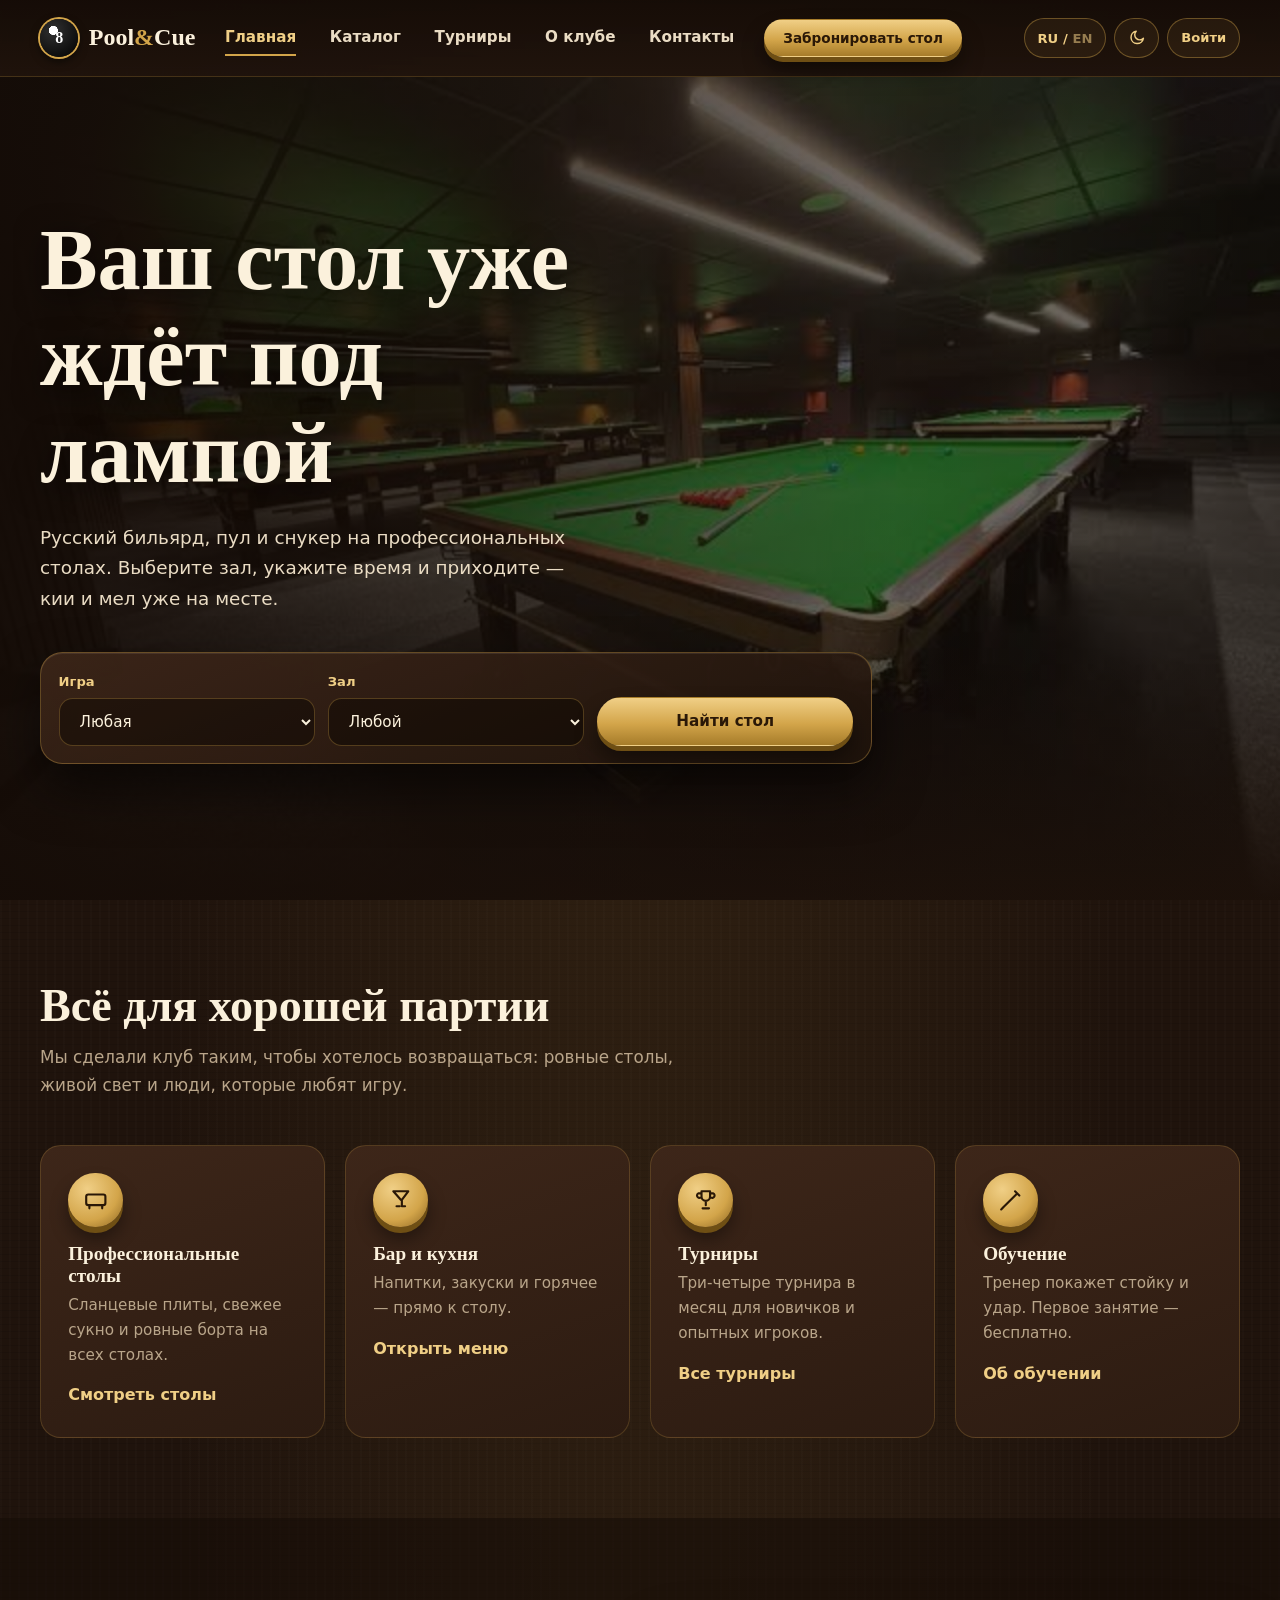
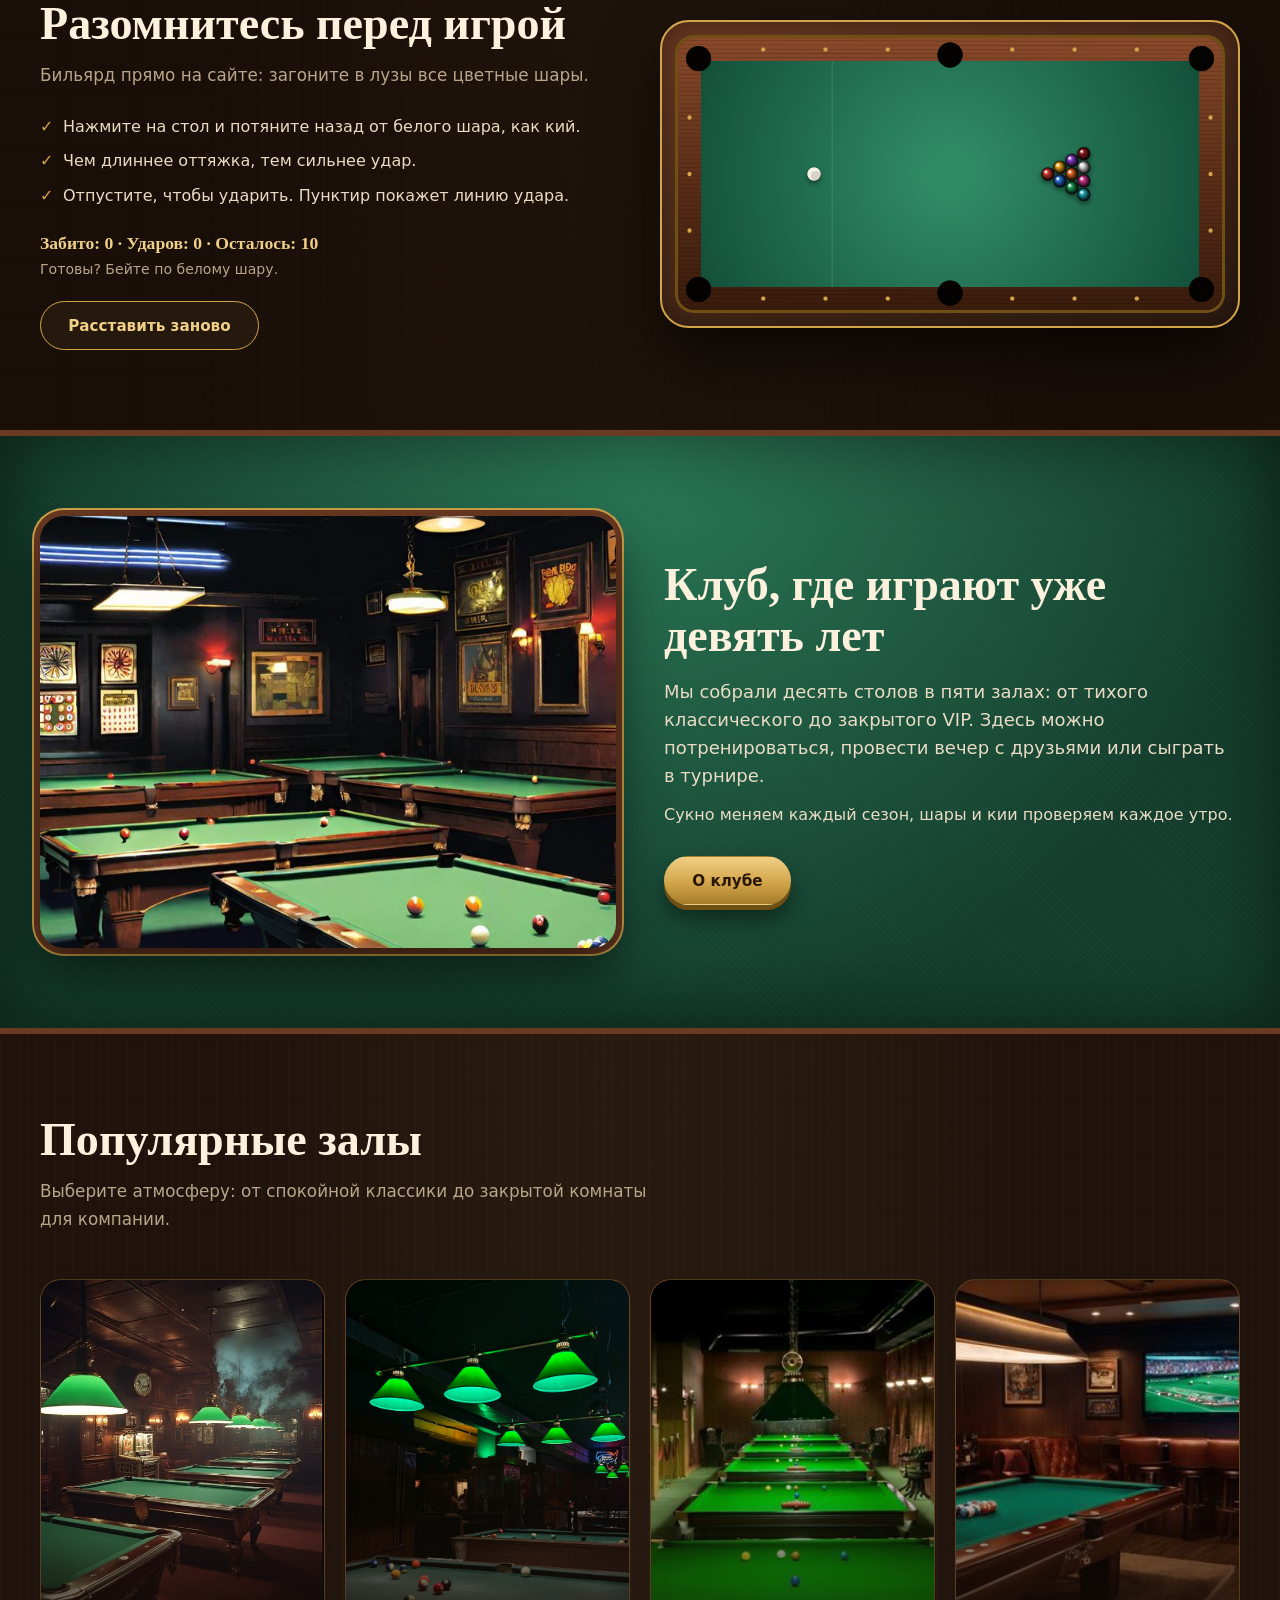
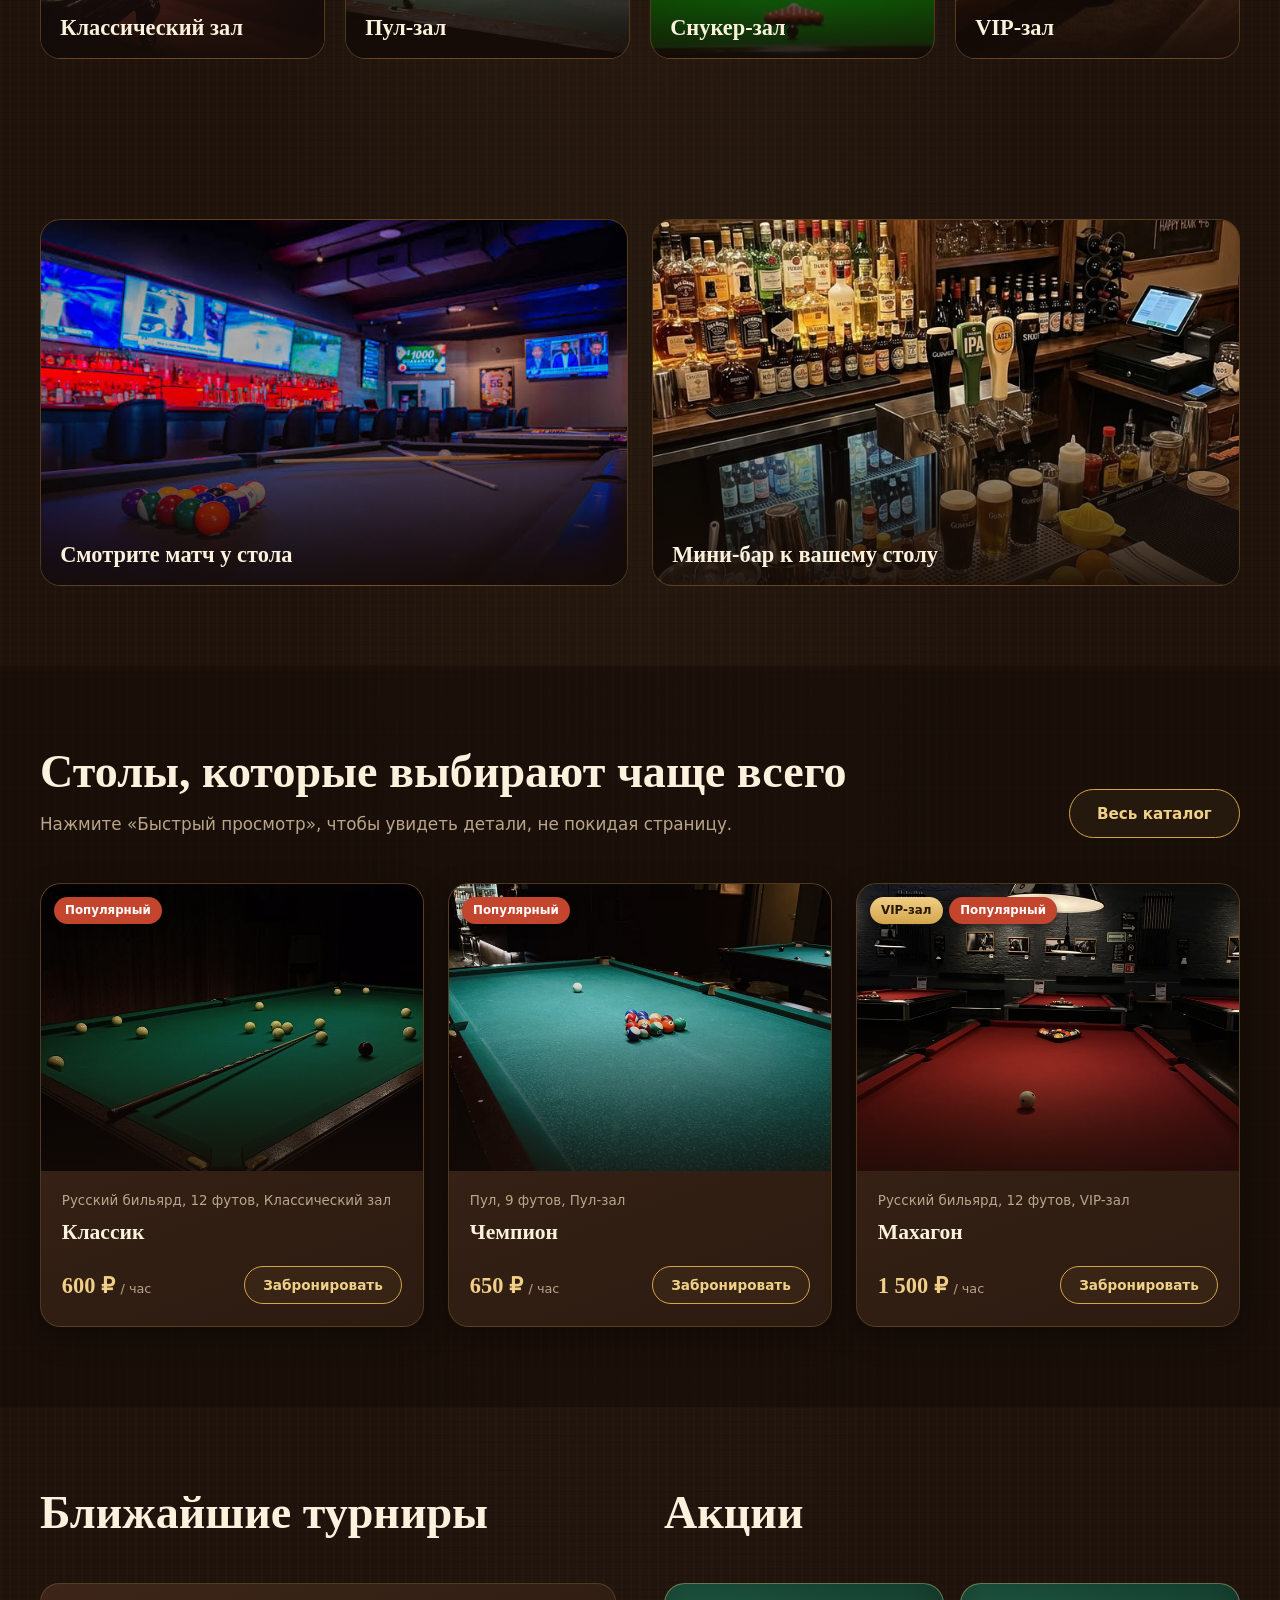
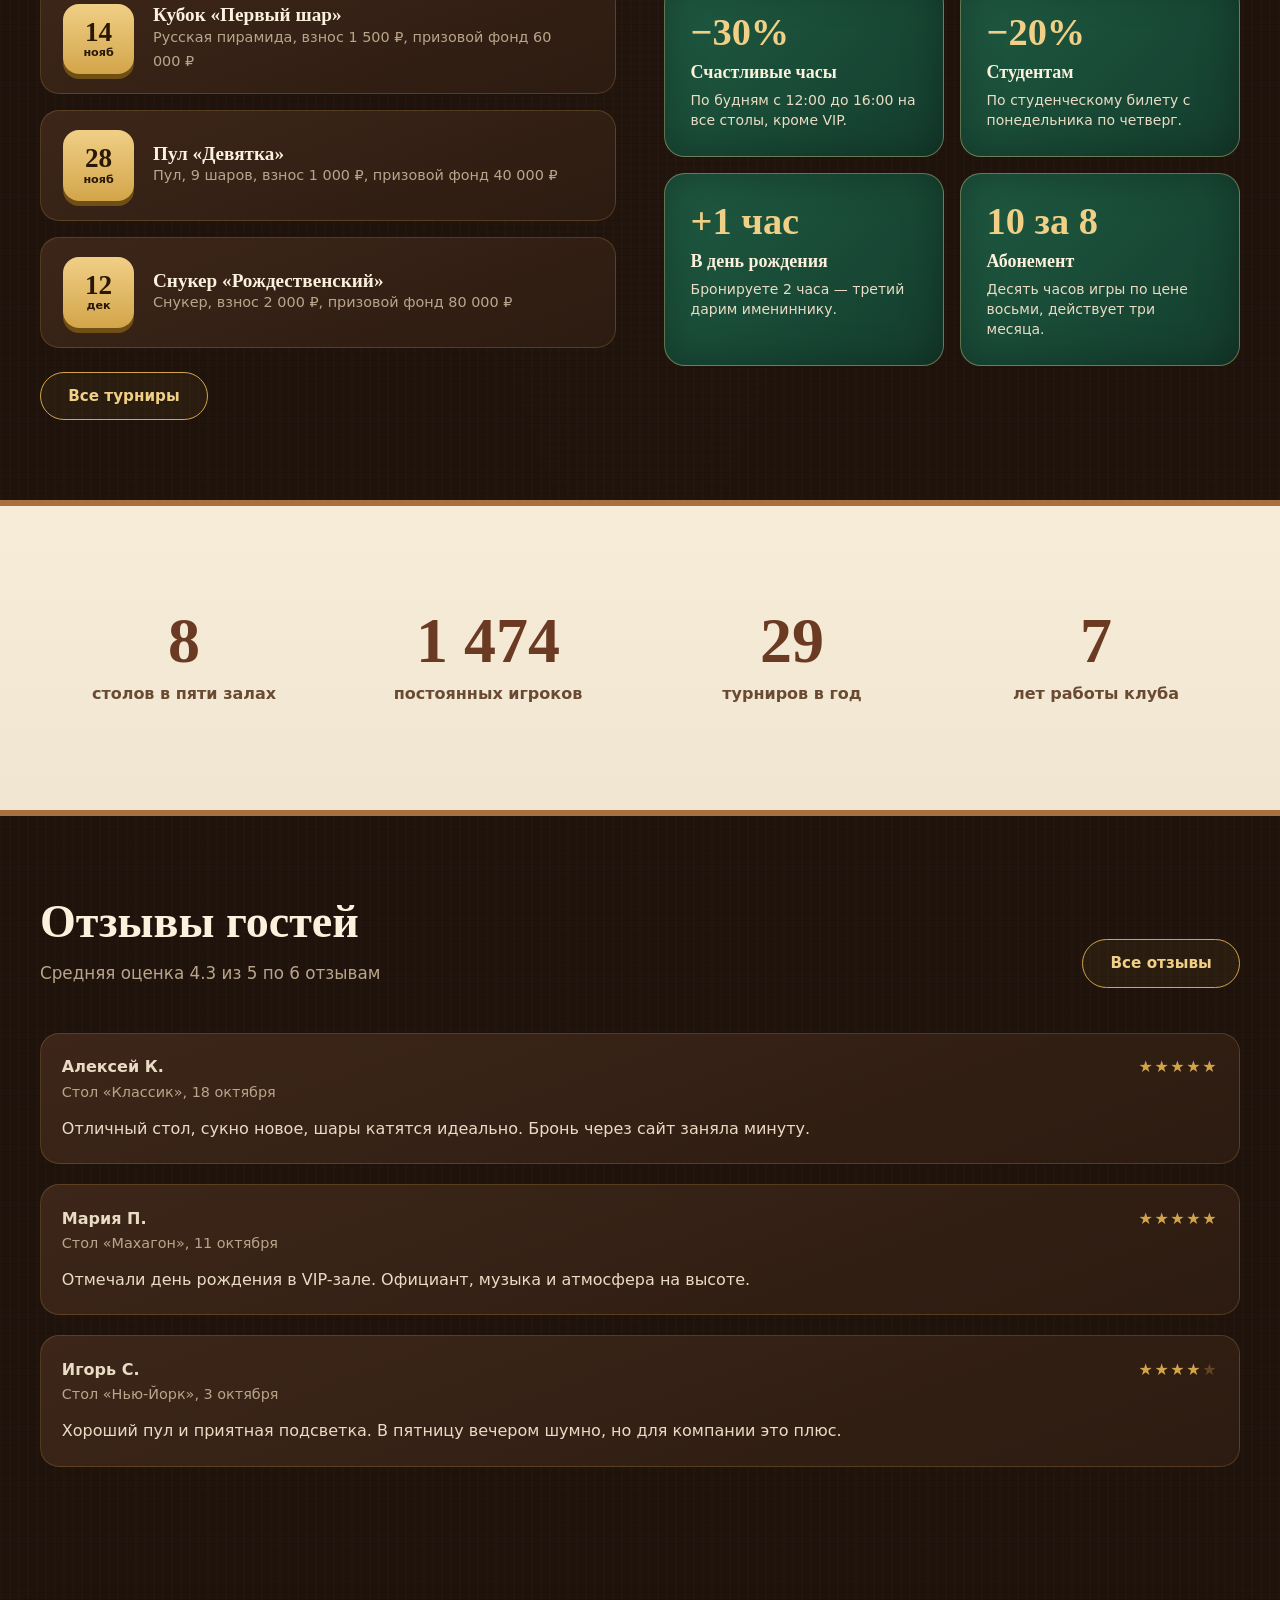
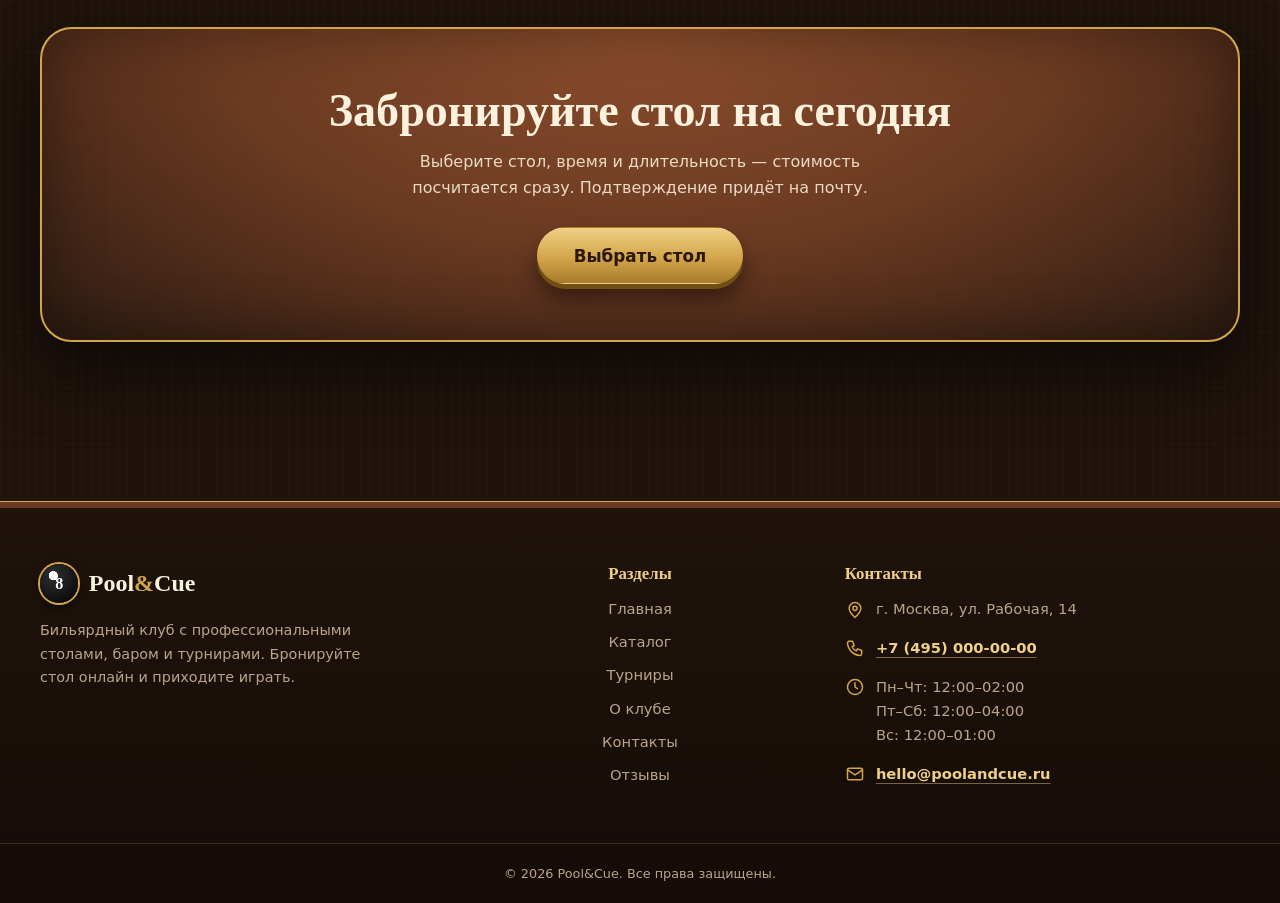
<file: index.html>
<!doctype html>
<html lang="ru">
<head>
<meta charset="utf-8">
<meta name="viewport" content="width=device-width,initial-scale=1">
<title>Бильярдный клуб с онлайн-бронированием — Pool&amp;Cue</title>
<meta name="description" content="Pool&Cue — бильярдный клуб: русский бильярд, пул и снукер. Выберите стол и забронируйте время онлайн.">
<link rel="icon" href="data:image/svg+xml,%3Csvg xmlns='http://www.w3.org/2000/svg' viewBox='0 0 32 32'%3E%3Ccircle cx='16' cy='16' r='15' fill='%23150c07' stroke='%23d3a54a' stroke-width='2'/%3E%3Ccircle cx='16' cy='16' r='7' fill='%23f1e6d1'/%3E%3C/svg%3E">
<link rel="stylesheet" href="css/style.css">
<link rel="stylesheet" href="css/utilities.css">
<script src="js/data.js"></script>
<script src="js/main.js" defer></script>
<script src="js/games.js" defer></script>
</head>
<body>
<div id="site-header"></div>
<main>

<section class="hero">
  <img class="hero__img" src="images/hero-club-hall.png" alt="Зал бильярдного клуба Pool&amp;Cue с лампами над столами">
  <div class="hero__shade"></div><div class="hero__lamp"></div>
  <div class="container hero__inner">
    <h1 class="hero__title">Ваш стол уже ждёт под лампой</h1>
    <p class="hero__text">Русский бильярд, пул и снукер на профессиональных столах. Выберите зал, укажите время и приходите — кии и мел уже на месте.</p>
    <form class="quick" id="quick" aria-label="Быстрый подбор стола">
      <div class="field"><label class="field__label" for="qType">Игра</label><select class="field__input" id="qType"><option value="all">Любая</option><option value="russian">Русский бильярд</option><option value="pool">Пул</option><option value="snooker">Снукер</option></select></div>
      <div class="field"><label class="field__label" for="qHall">Зал</label><select class="field__input" id="qHall"><option value="all">Любой</option></select></div>
      <button class="btn btn--primary" type="submit">Найти стол</button>
    </form>
  </div>
</section>

<section class="section" id="advantages">
  <div class="container">
    <div class="section__head"><h2 class="section__title">Всё для хорошей партии</h2><p class="section__lead">Мы сделали клуб таким, чтобы хотелось возвращаться: ровные столы, живой свет и люди, которые любят игру.</p></div>
    <div class="grid gap-5 sm:grid-cols-2 lg:grid-cols-4" id="features"></div>
  </div>
</section>


<section class="section section--dark" id="game">
  <div class="container grid items-center gap-10 lg:grid-cols-2">
    <div>
      <h2 class="section__title">Разомнитесь перед игрой</h2>
      <p class="section__lead">Бильярд прямо на сайте: загоните в лузы все цветные шары.</p>
      <ul class="list-check mt-6"><li>Нажмите на стол и потяните назад от белого шара, как кий.</li><li>Чем длиннее оттяжка, тем сильнее удар.</li><li>Отпустите, чтобы ударить. Пунктир покажет линию удара.</li></ul>
      <p class="game__stat mt-6">Забито: <span id="gScore">0</span> · Ударов: <span id="gShots">0</span> · Осталось: <span id="gLeft">10</span></p>
      <p class="game__hint mt-1" id="gHint">Готовы? Бейте по белому шару.</p>
      <button class="btn btn--ghost mt-5" id="gReset" type="button">Расставить заново</button>
    </div>
    <div class="game"><canvas class="game__canvas" id="poolCanvas" aria-label="Мини-игра: бильярдный стол"></canvas></div>
  </div>
</section>
<section class="section section--felt">
  <div class="container grid items-center gap-12 lg:grid-cols-2">
    <div class="media"><img src="images/about-club-interior.png" alt="Интерьер клуба: тёмное дерево, зелёное сукно и латунные лампы"></div>
    <div>
      <h2 class="section__title">Клуб, где играют уже девять лет</h2>
      <p class="mt-4 text-lg">Мы собрали десять столов в пяти залах: от тихого классического до закрытого VIP. Здесь можно потренироваться, провести вечер с друзьями или сыграть в турнире.</p>
      <p class="mt-3 text-[color:var(--text)]">Сукно меняем каждый сезон, шары и кии проверяем каждое утро.</p>
      <div class="mt-7 flex flex-wrap gap-4"><a class="btn btn--primary" href="about.html">О клубе</a></div>
    </div>
  </div>
</section>

<section class="section" id="halls">
  <div class="container">
    <div class="section__head"><h2 class="section__title">Популярные залы</h2><p class="section__lead">Выберите атмосферу: от спокойной классики до закрытой комнаты для компании.</p></div>
    <div class="grid gap-5 sm:grid-cols-2 lg:grid-cols-4">
      <a class="hall" href="catalog.html?hall=Классический зал"><img src="images/hall-classic.png" alt="Классический зал с русскими столами"><div class="hall__body"><h3 class="hall__title">Классический зал</h3><p class="hall__text">Русская пирамида, тёплый свет и тишина для сосредоточенной игры.</p></div></a>
      <a class="hall" href="catalog.html?hall=Пул-зал"><img src="images/hall-pool.png" alt="Пул-зал с яркими столами"><div class="hall__body"><h3 class="hall__title">Пул-зал</h3><p class="hall__text">Живая музыка, лёгкая игра и столы на любой бюджет.</p></div></a>
      <a class="hall" href="catalog.html?hall=Снукер-зал"><img src="images/hall-snooker.png" alt="Снукер-зал с полноразмерными столами"><div class="hall__body"><h3 class="hall__title">Снукер-зал</h3><p class="hall__text">Просторные столы 10 и 12 футов для длинных партий.</p></div></a>
      <a class="hall" href="catalog.html?hall=VIP-зал"><img src="images/hall-vip.png" alt="VIP-зал с кожаными диванами"><div class="hall__body"><h3 class="hall__title">VIP-зал</h3><p class="hall__text">Отдельная комната, диваны, бар и личный официант.</p></div></a>
    </div>
  </div>
</section>


<section class="section" id="more-services"><div class="container grid gap-6 md:grid-cols-2">
  <a class="hall" style="aspect-ratio:16/10" href="sports.html"><img src="images/sport-hall-arena.png" alt="Спорт-зал с телевизорами и бильярдными столами"><div class="hall__body"><h3 class="hall__title">Смотрите матч у стола</h3><p class="hall__text">Залы с экранами: играйте в бильярд и не пропускайте трансляцию.</p></div></a>
  <a class="hall" style="aspect-ratio:16/10" href="menu.html"><img src="images/bar-menu-cocktails.png" alt="Напитки и закуски на барной стойке"><div class="hall__body"><h3 class="hall__title">Мини-бар к вашему столу</h3><p class="hall__text">Выберите напитки и закуски, укажите стол, и официант принесёт.</p></div></a>
</div></section>
<section class="section section--dark" id="popular">
  <div class="container">
    <div class="flex flex-wrap items-end justify-between gap-4 section__head" style="max-width:none"><div><h2 class="section__title">Столы, которые выбирают чаще всего</h2><p class="section__lead">Нажмите «Быстрый просмотр», чтобы увидеть детали, не покидая страницу.</p></div><a class="btn btn--ghost" href="catalog.html">Весь каталог</a></div>
    <div class="grid gap-6 sm:grid-cols-2 lg:grid-cols-3" id="popularGrid"></div>
  </div>
</section>

<section class="section" id="events">
  <div class="container grid gap-12 lg:grid-cols-2">
    <div><div class="section__head"><h2 class="section__title">Ближайшие турниры</h2></div><div class="grid gap-4" id="eventsList"></div><a class="btn btn--ghost mt-6" href="tournaments.html">Все турниры</a></div>
    <div><div class="section__head"><h2 class="section__title">Акции</h2></div><div class="grid gap-4 sm:grid-cols-2" id="promoList"></div></div>
  </div>
</section>

<section class="section section--chalk" id="stats">
  <div class="container grid grid-cols-2 gap-4 lg:grid-cols-4">
    <div class="stat"><p class="stat__num" data-count="10">0</p><p class="stat__label">столов в пяти залах</p></div>
    <div class="stat"><p class="stat__num" data-count="1800">0</p><p class="stat__label">постоянных игроков</p></div>
    <div class="stat"><p class="stat__num" data-count="36">0</p><p class="stat__label">турниров в год</p></div>
    <div class="stat"><p class="stat__num" data-count="9">0</p><p class="stat__label">лет работы клуба</p></div>
  </div>
</section>

<section class="section" id="reviews">
  <div class="container">
    <div class="flex flex-wrap items-end justify-between gap-4 section__head" style="max-width:none"><div><h2 class="section__title">Отзывы гостей</h2><p class="section__lead" id="homeRating"></p></div><a class="btn btn--ghost" href="reviews.html">Все отзывы</a></div>
    <div class="grid gap-5 md:grid-cols-3" id="homeReviews"></div>
  </div>
</section>

<section class="section">
  <div class="container"><div class="cta"><h2 class="section__title">Забронируйте стол на сегодня</h2><p class="cta__text">Выберите стол, время и длительность — стоимость посчитается сразу. Подтверждение придёт на почту.</p><a class="btn btn--primary btn--lg" href="catalog.html">Выбрать стол</a></div></div>
</section>

</main>
<div id="site-footer"></div>
<script>
document.addEventListener("DOMContentLoaded",()=>{

const feats=[['table','Профессиональные столы','Сланцевые плиты, свежее сукно и ровные борта на всех столах.','catalog.html','Смотреть столы'],['bar','Бар и кухня','Напитки, закуски и горячее — прямо к столу.','menu.html','Открыть меню'],['cup','Турниры','Три-четыре турнира в месяц для новичков и опытных игроков.','tournaments.html','Все турниры'],['cue','Обучение','Тренер покажет стойку и удар. Первое занятие — бесплатно.','about.html#training','Об обучении']];
$("#features").innerHTML=feats.map(([i,t,d,h,l])=>`<a class="feature" href="${h}"><div class="feature__icon">${icon(i)}</div><h3 class="feature__title">${t}</h3><p class="feature__text">${d}</p><span class="feature__more">${l}</span></a>`).join("");
$("#popularGrid").innerHTML=TABLES.filter(t=>t.tags.includes("Популярный")).slice(0,3).map(cardHTML).join("");
$("#eventsList").innerHTML=TOURNAMENTS.slice(0,3).map(e=>`<div class="event"><div class="event__date"><span>${e.d}<small>${e.m}</small></span></div><div><h3 class="event__title">${e.title}</h3><p class="event__meta">${e.meta}</p></div></div>`).join("");
$("#promoList").innerHTML=PROMOS.map(p=>`<div class="promo"><p class="promo__big">${p.big}</p><h3 class="text-lg mt-1">${p.t}</h3><p class="mt-1 text-sm">${p.d}</p></div>`).join("");
$("#qHall").innerHTML+=HALLS.map(h=>`<option>${h}</option>`).join("");
const poolUI=initPool($("#poolCanvas"),{onUpdate:(sc,sh,l)=>{$("#gScore").textContent=sc;$("#gShots").textContent=sh;$("#gLeft").textContent=l},onScratch:()=>{$("#gHint").textContent="Белый в лузе. Он вернётся на место.";toast("Белый шар в лузе, он вернётся на стол",true)},onWin:n=>{$("#gHint").textContent=`Стол чист за ${n} уд.!`;toast(`Стол чист! Ударов: ${n}`)}});
$("#gReset").onclick=()=>{poolUI.reset();$("#gHint").textContent="Готовы? Бейте по белому шару."};
const rs=ratingStat();$("#homeRating").textContent=`Средняя оценка ${rs.avg.toFixed(1)} из 5 по ${rs.n} отзывам`;$("#homeReviews").innerHTML=allReviews().slice(0,3).map(reviewHTML).join("");
$("#quick").onsubmit=e=>{e.preventDefault();location.href=`catalog.html?type=${$("#qType").value}&hall=${encodeURIComponent($("#qHall").value)}`};

});
</script>
</body>
</html>
</file>
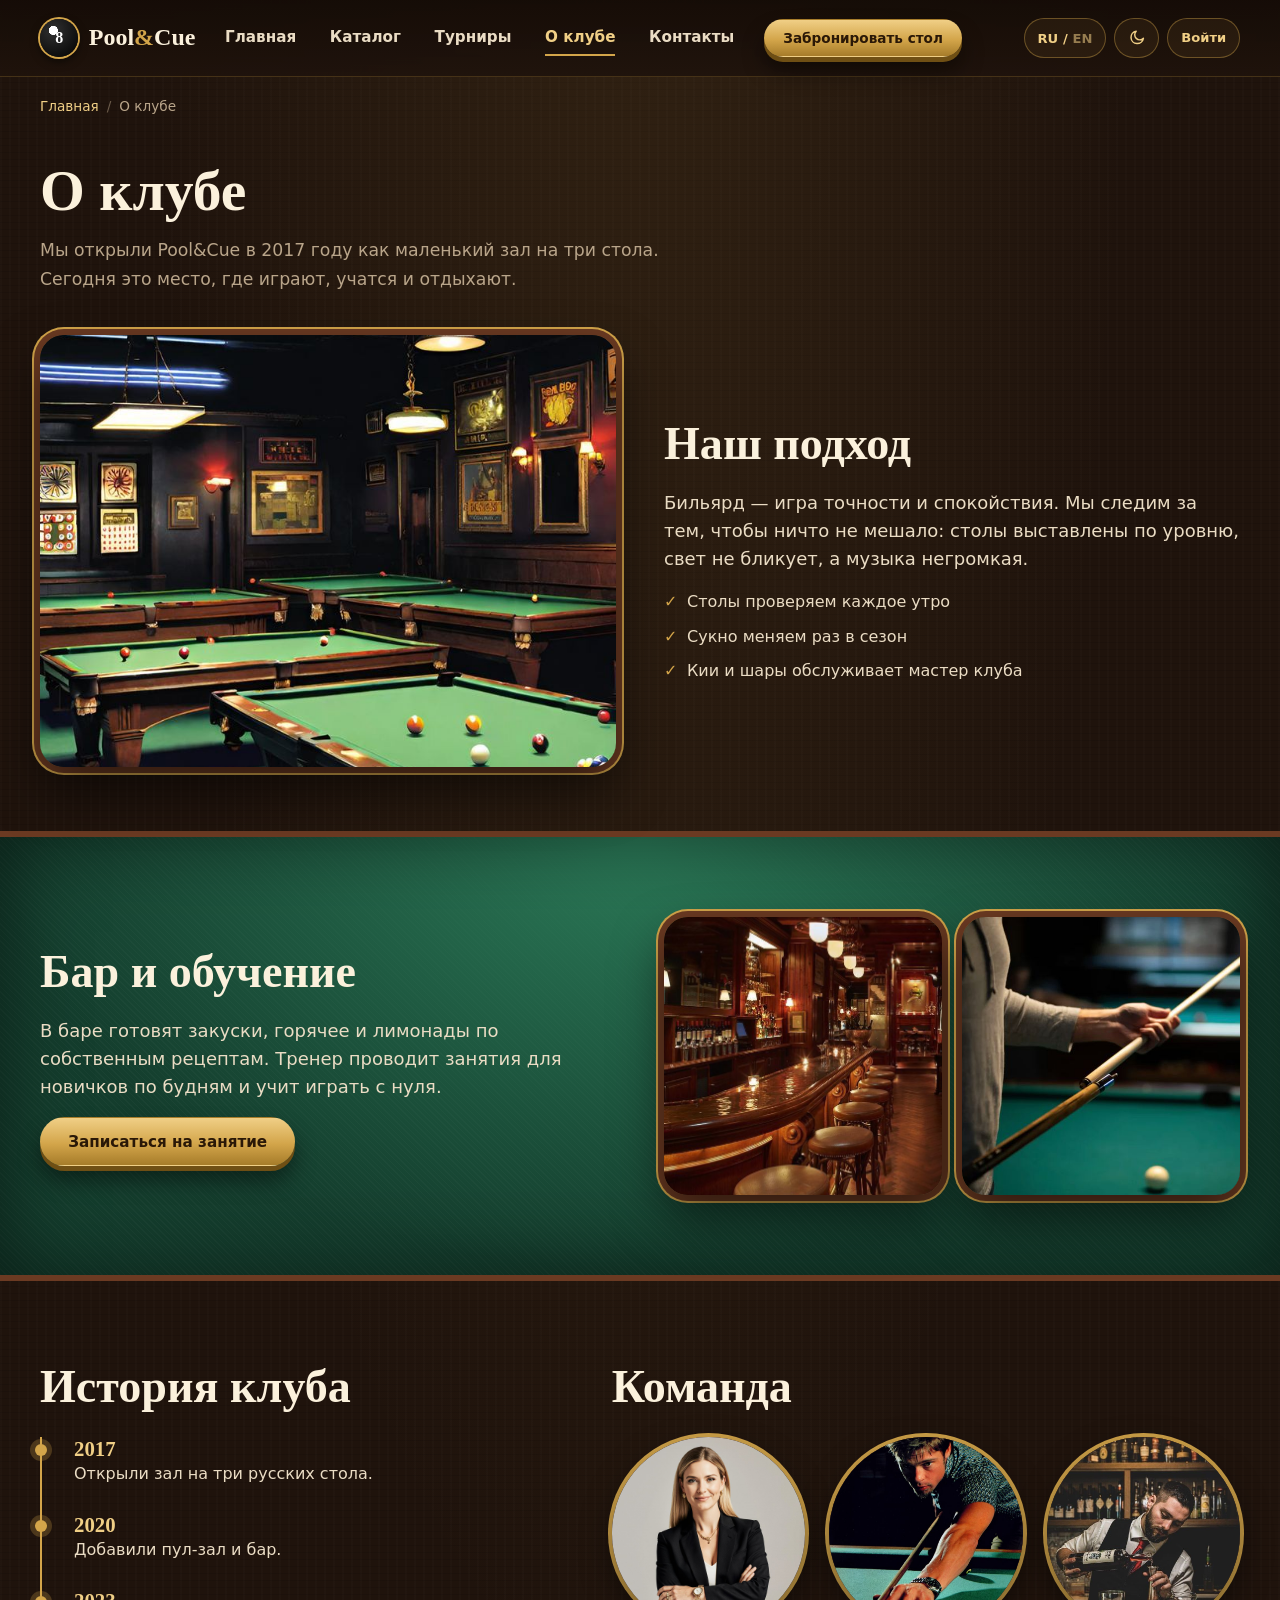
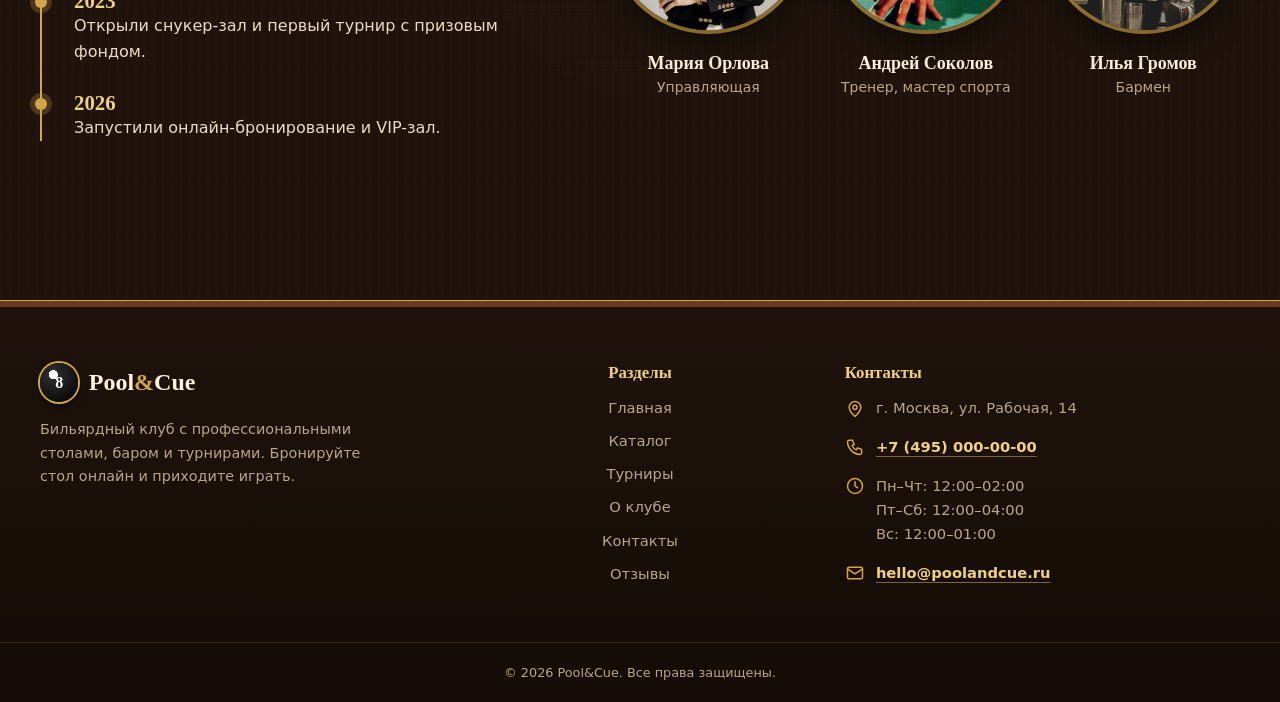
<file: about.html>
<!doctype html>
<html lang="ru">
<head>
<meta charset="utf-8">
<meta name="viewport" content="width=device-width,initial-scale=1">
<title>О клубе — Pool&amp;Cue</title>
<meta name="description" content="История клуба Pool&Cue, наша команда, бар и обучение игре в бильярд.">
<link rel="icon" href="data:image/svg+xml,%3Csvg xmlns='http://www.w3.org/2000/svg' viewBox='0 0 32 32'%3E%3Ccircle cx='16' cy='16' r='15' fill='%23150c07' stroke='%23d3a54a' stroke-width='2'/%3E%3Ccircle cx='16' cy='16' r='7' fill='%23f1e6d1'/%3E%3C/svg%3E">
<link rel="stylesheet" href="css/style.css">
<link rel="stylesheet" href="css/utilities.css">
<script src="js/data.js"></script>
<script src="js/main.js" defer></script>
</head>
<body>
<div id="site-header"></div>
<main>

<nav class="crumbs container" aria-label="Хлебные крошки" data-trail="О клубе"></nav>
<div class="container page-head"><h1 class="page-head__title">О клубе</h1><p class="page-head__lead">Мы открыли Pool&amp;Cue в 2017 году как маленький зал на три стола. Сегодня это место, где играют, учатся и отдыхают.</p></div>
<section class="container grid items-center gap-12 pb-16 lg:grid-cols-2">
  <div class="media"><img src="images/about-club-interior.png" alt="Главный зал клуба Pool&amp;Cue"></div>
  <div><h2 class="section__title mb-5">Наш подход</h2><p class="mb-4 text-lg">Бильярд — игра точности и спокойствия. Мы следим за тем, чтобы ничто не мешало: столы выставлены по уровню, свет не бликует, а музыка негромкая.</p><ul class="list-check"><li>Столы проверяем каждое утро</li><li>Сукно меняем раз в сезон</li><li>Кии и шары обслуживает мастер клуба</li></ul></div>
</section>
<section class="section section--felt" id="training"><div class="container grid items-center gap-12 lg:grid-cols-2">
  <div><h2 class="section__title mb-5">Бар и обучение</h2><p class="text-lg mb-4">В баре готовят закуски, горячее и лимонады по собственным рецептам. Тренер проводит занятия для новичков по будням и учит играть с нуля.</p><a class="btn btn--primary" href="contacts.html#feedback">Записаться на занятие</a></div>
  <div class="grid gap-5 sm:grid-cols-2"><div class="media" style="aspect-ratio:1"><img src="images/bar-zone.png" alt="Барная стойка клуба вечером"></div><div class="media" style="aspect-ratio:1"><img src="images/coach-training.png" alt="Тренер показывает постановку руки новичку"></div></div>
</div></section>
<section class="section"><div class="container grid gap-12 lg:grid-cols-[1fr_1.2fr]">
  <div><h2 class="section__title mb-6">История клуба</h2><div class="timeline">
    <div class="timeline__item"><p class="timeline__year">2017</p><p>Открыли зал на три русских стола.</p></div>
    <div class="timeline__item"><p class="timeline__year">2020</p><p>Добавили пул-зал и бар.</p></div>
    <div class="timeline__item"><p class="timeline__year">2023</p><p>Открыли снукер-зал и первый турнир с призовым фондом.</p></div>
    <div class="timeline__item"><p class="timeline__year">2026</p><p>Запустили онлайн-бронирование и VIP-зал.</p></div></div></div>
  <div><h2 class="section__title mb-6">Команда</h2><div class="grid gap-6 sm:grid-cols-3">
    <div class="person"><div class="media"><img src="images/team-manager.png" alt="Управляющая клуба"></div><h3 class="text-lg">Мария Орлова</h3><p class="text-sm text-[color:var(--muted)]">Управляющая</p></div>
    <div class="person"><div class="media"><img src="images/team-coach.png" alt="Тренер клуба"></div><h3 class="text-lg">Андрей Соколов</h3><p class="text-sm text-[color:var(--muted)]">Тренер, мастер спорта</p></div>
    <div class="person"><div class="media"><img src="images/team-bartender.png" alt="Бармен клуба"></div><h3 class="text-lg">Илья Громов</h3><p class="text-sm text-[color:var(--muted)]">Бармен</p></div></div></div>
</div></section>

</main>
<div id="site-footer"></div>

</body>
</html>
</file>
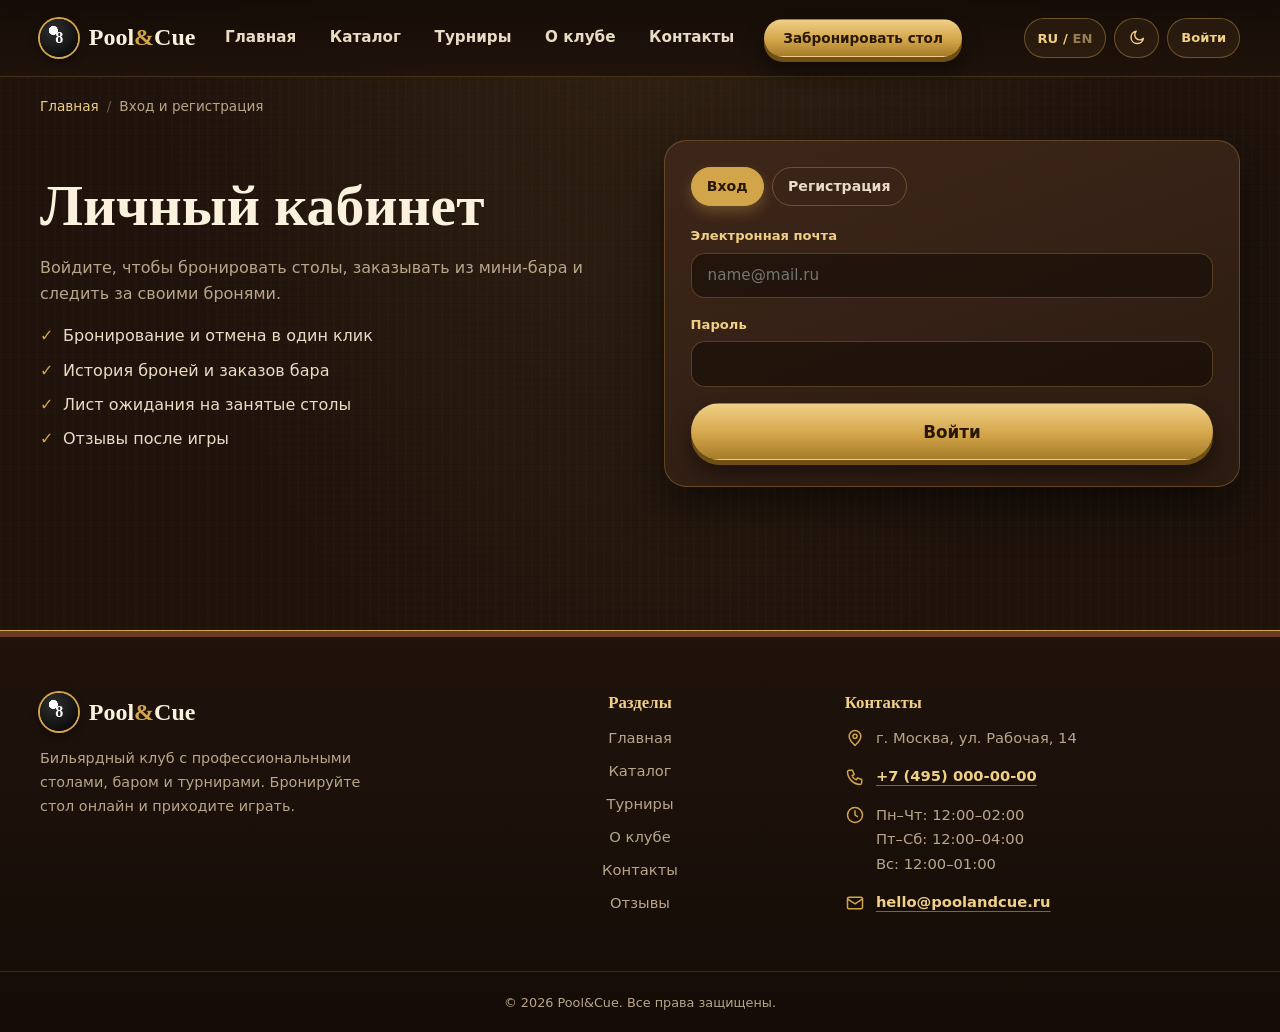
<file: account.html>
<!doctype html>
<html lang="ru">
<head>
<meta charset="utf-8">
<meta name="viewport" content="width=device-width,initial-scale=1">
<title>Мои брони — Pool&amp;Cue</title>
<meta name="description" content="Личный кабинет Pool&Cue: ваши брони столов, заказы бара и лист ожидания.">
<link rel="icon" href="data:image/svg+xml,%3Csvg xmlns='http://www.w3.org/2000/svg' viewBox='0 0 32 32'%3E%3Ccircle cx='16' cy='16' r='15' fill='%23150c07' stroke='%23d3a54a' stroke-width='2'/%3E%3Ccircle cx='16' cy='16' r='7' fill='%23f1e6d1'/%3E%3C/svg%3E">
<link rel="stylesheet" href="css/style.css">
<link rel="stylesheet" href="css/utilities.css">
<script src="js/data.js"></script>
<script src="js/main.js" defer></script>
</head>
<body>
<div id="site-header"></div>
<main>

<nav class="crumbs container" aria-label="Хлебные крошки" data-trail="Мои брони"></nav>
<div class="container page-head"><h1 class="page-head__title">Мои брони</h1><p class="page-head__lead">Брони столов, заказы из мини-бара и заявки в листе ожидания.</p></div>
<div class="container acc">
  <aside class="form-panel acc__profile" id="profile"></aside>
  <section><div class="chips acc__tabs"><label class="chip"><input type="radio" name="at" value="b" checked><span>Брони столов</span></label><label class="chip"><input type="radio" name="at" value="o"><span>Заказы бара</span></label><label class="chip"><input type="radio" name="at" value="w"><span>Лист ожидания</span></label></div><div class="acc__list" id="accList" aria-live="polite"></div></section>
</div>
</main>
<div id="site-footer"></div>
<script>
document.addEventListener("DOMContentLoaded",()=>{

const me=Auth.me();if(!me){location.replace("auth.html?next=account.html");return}
$("#profile").innerHTML=`<h2 class="text-2xl mb-3">Профиль</h2><p><b>${esc(me.name)}</b></p><p class="rec__meta">${esc(me.email)}</p><p class="rec__meta">${esc(me.phone)}</p><button class="btn btn--ghost btn--block" id="out" type="button" style="margin-top:1.2rem">Выйти</button>`;
$("#out").onclick=()=>{Auth.logout();location.href="index.html"};
let tabv="b";
const range=b=>`${b.time}–${String((+b.time.slice(0,2)+b.hours)%24).padStart(2,"0")}:00`;
const empty=(t,x,h,l)=>`<div class="empty"><h3 class="text-2xl mb-2">${t}</h3><p>${x}</p><a class="btn btn--primary mt-4" href="${h}">${l}</a></div>`;
const state=b=>b.status==="cancelled"?["off","Отменена"]:(new Date(new Date(b.date+"T"+b.time).getTime()+b.hours*3600e3)<new Date()?["off","Завершена"]:["new","Активна"]);
function render(){const L=$("#accList");
 if(tabv==="b"){const l=Bookings.mine().sort((a,b)=>(b.date+b.time).localeCompare(a.date+a.time));
  L.innerHTML=l.length?l.map(b=>{const[k,t]=state(b);return `<article class="rec"><div class="rec__main"><h3 class="rec__title">Стол «${esc(b.table)}»</h3><p class="rec__meta">${fmtDate(b.date)}, ${range(b)}</p><p class="rec__meta">${b.type==="sport"?"Матч: "+esc(b.match)+". ":""}Номер: ${b.id}</p></div><div class="rec__side"><span class="badge badge--${k}">${t}</span><b>${money(b.total)}</b>${k==="new"?`<button class="btn btn--ghost btn--sm" data-cancel="${b.id}">Отменить бронь</button>`:""}</div></article>`}).join(""):empty("Броней пока нет","Выберите стол и забронируйте время.","catalog.html","К столам")}
 if(tabv==="o"){const l=Orders.mine().sort((a,b)=>b.created-a.created);
  L.innerHTML=l.length?l.map(o=>`<article class="rec"><div class="rec__main"><h3 class="rec__title">Заказ ${o.id}</h3><p class="rec__meta">${o.items.map(i=>esc(i.name)+" × "+i.qty).join(", ")}</p><p class="rec__meta">Принести: ${esc(o.where)}</p></div><div class="rec__side"><span class="badge badge--new">Принят</span><b>${money(o.total)}</b></div></article>`).join(""):empty("Заказов пока нет","Выберите напитки и закуски в мини-баре.","menu.html","В мини-бар")}
 if(tabv==="w"){const l=Waitlist.mine().filter(w=>w.status!=="removed").sort((a,b)=>b.created-a.created);
  L.innerHTML=l.length?l.map(w=>`<article class="rec"><div class="rec__main"><h3 class="rec__title">Стол «${esc(w.table)}»</h3><p class="rec__meta">${fmtDate(w.date)}, ${range(w)}</p><p class="rec__meta">Номер: ${w.id}</p></div><div class="rec__side"><span class="badge badge--${w.status==="free"?"free":"off"}">${w.status==="free"?"Освободилось":"В очереди"}</span>${w.status==="free"?`<a class="btn btn--primary btn--sm" href="table.html?id=${w.tableId}&date=${w.date}&time=${w.time}&hours=${w.hours}">Забронировать</a>`:""}<button class="btn btn--ghost btn--sm" data-rm="${w.id}">Удалить</button></div></article>`).join(""):empty("Заявок нет","Если нужный стол занят, можно встать в лист ожидания на странице стола.","catalog.html","К столам")}}
$$("input[name=at]").forEach(r=>r.onchange=()=>{tabv=r.value;render()});
$("#accList").onclick=e=>{const c=e.target.closest("[data-cancel]"),r=e.target.closest("[data-rm]");
 if(r){Waitlist.update(r.dataset.rm,{status:"removed"});render();return}
 if(c){const id=c.dataset.cancel,m=openModal(`<div class="modal__body"><h3 class="text-2xl">Отменить бронь ${id}?</h3><p>Бесплатная отмена возможна не позднее чем за 3 часа до начала.</p><div class="flex flex-wrap gap-3"><button class="btn btn--primary" data-yes type="button">Да, отменить</button><button class="btn btn--ghost" data-close type="button">Оставить</button></div></div>`);
  $("[data-yes]",m).onclick=()=>{m.close();if(cancelBooking(id)){toast("Бронь отменена");render()}}}};
render();

});
</script>
</body>
</html>
</file>
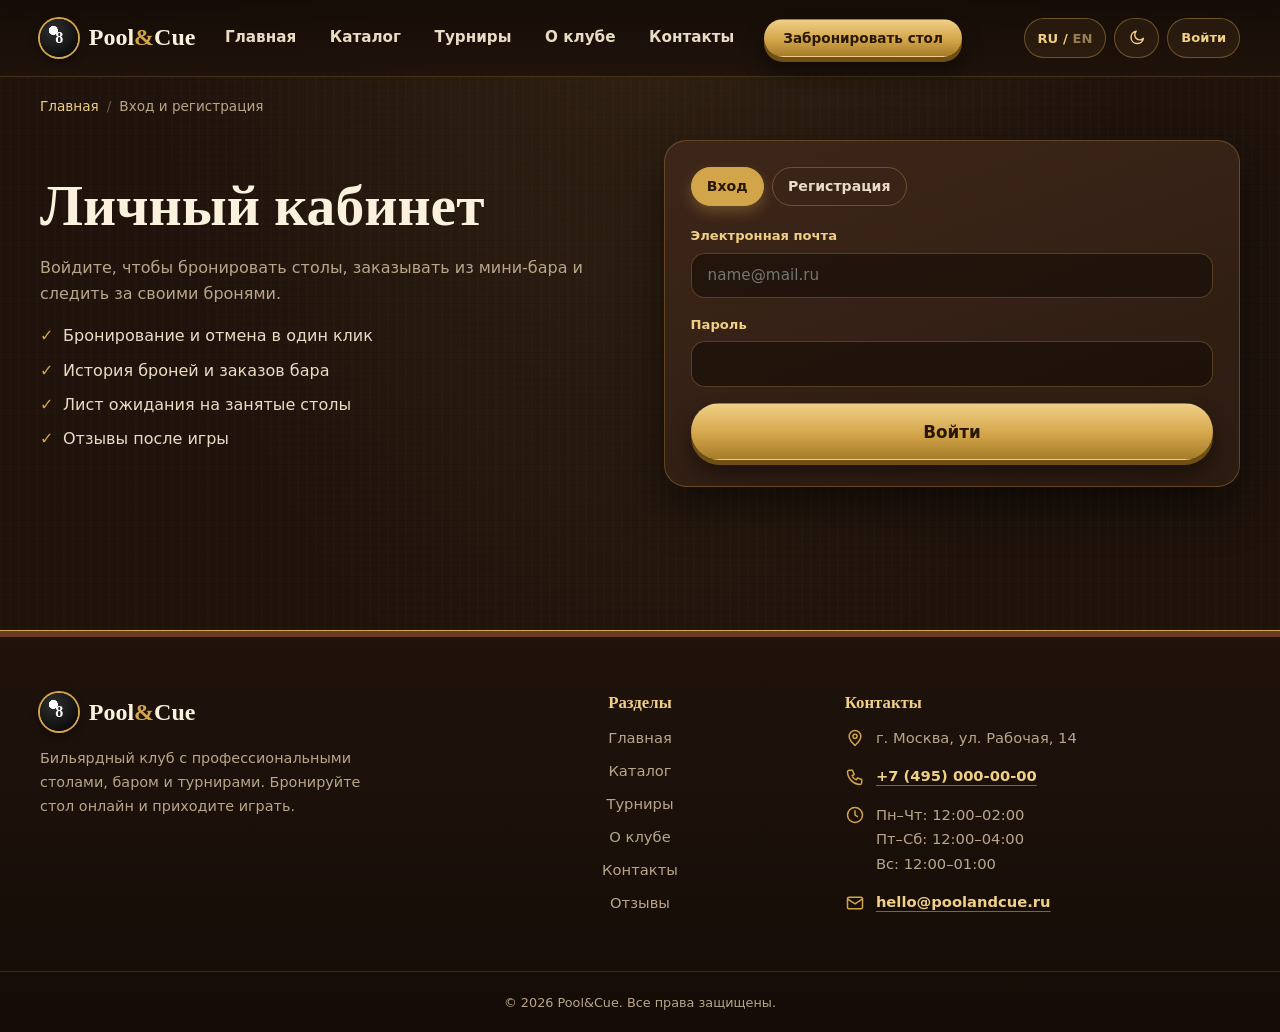
<file: auth.html>
<!doctype html>
<html lang="ru">
<head>
<meta charset="utf-8">
<meta name="viewport" content="width=device-width,initial-scale=1">
<title>Вход и регистрация — Pool&amp;Cue</title>
<meta name="description" content="Вход и регистрация в Pool&Cue: доступ к онлайн-бронированию столов.">
<link rel="icon" href="data:image/svg+xml,%3Csvg xmlns='http://www.w3.org/2000/svg' viewBox='0 0 32 32'%3E%3Ccircle cx='16' cy='16' r='15' fill='%23150c07' stroke='%23d3a54a' stroke-width='2'/%3E%3Ccircle cx='16' cy='16' r='7' fill='%23f1e6d1'/%3E%3C/svg%3E">
<link rel="stylesheet" href="css/style.css">
<link rel="stylesheet" href="css/utilities.css">
<script src="js/data.js"></script>
<script src="js/main.js" defer></script>
</head>
<body>
<div id="site-header"></div>
<main>

<nav class="crumbs container" aria-label="Хлебные крошки" data-trail="Вход и регистрация"></nav>
<section class="container auth">
  <div class="auth__side"><h1 class="page-head__title">Личный кабинет</h1><p>Войдите, чтобы бронировать столы, заказывать из мини-бара и следить за своими бронями.</p>
    <ul class="list-check"><li>Бронирование и отмена в один клик</li><li>История броней и заказов бара</li><li>Лист ожидания на занятые столы</li><li>Отзывы после игры</li></ul></div>
  <div class="form-panel" id="authBox">
    <div class="chips auth__tabs"><label class="chip"><input type="radio" name="tab" value="login" checked><span>Вход</span></label><label class="chip"><input type="radio" name="tab" value="register"><span>Регистрация</span></label></div>
    <form id="loginForm" class="auth__form" novalidate>
      <div class="field"><label class="field__label" for="lMail">Электронная почта</label><input class="field__input" id="lMail" type="email" autocomplete="email" data-rule="required email" placeholder="name@mail.ru"></div>
      <div class="field"><label class="field__label" for="lPass">Пароль</label><input class="field__input" id="lPass" type="password" autocomplete="current-password" data-rule="required"></div>
      <button class="btn btn--primary btn--lg btn--block" type="submit">Войти</button></form>
    <form id="regForm" class="auth__form" novalidate hidden>
      <div class="field"><label class="field__label" for="rName">Имя</label><input class="field__input" id="rName" autocomplete="name" data-rule="required minlen:2"></div>
      <div class="field"><label class="field__label" for="rMail">Электронная почта</label><input class="field__input" id="rMail" type="email" autocomplete="email" data-rule="required email" placeholder="name@mail.ru"></div>
      <div class="field"><label class="field__label" for="rPhone">Телефон</label><input class="field__input" id="rPhone" type="tel" autocomplete="tel" data-rule="required phone" placeholder="+7 900 123-45-67"></div>
      <div class="field"><label class="field__label" for="rPass">Пароль</label><input class="field__input" id="rPass" type="password" autocomplete="new-password" data-rule="required minlen:6" placeholder="Не короче 6 символов"></div>
      <div class="field"><label class="field__label" for="rPass2">Повторите пароль</label><input class="field__input" id="rPass2" type="password" autocomplete="new-password" data-rule="required"></div>
      <div class="field field--check"><input type="checkbox" id="rAgree" data-rule="agree"><label for="rAgree" class="text-sm">Согласен на обработку данных и правила клуба</label></div>
      <button class="btn btn--primary btn--lg btn--block" type="submit">Создать аккаунт</button></form>
  </div>
</section>
</main>
<div id="site-footer"></div>
<script>
document.addEventListener("DOMContentLoaded",()=>{

const q=new URLSearchParams(location.search),nx=q.get("next")||"",next=/^[\w-]+\.html(\?[\w=&%.\-]*)?$/.test(nx)?nx:"account.html",me=Auth.me();
if(me){$("#authBox").innerHTML=`<h2 class="text-2xl mb-3">Вы уже вошли</h2><p>${esc(me.name)}, ${esc(me.email)}</p><div class="flex flex-wrap gap-3" style="margin-top:1.2rem"><a class="btn btn--primary" href="account.html">Мои брони</a><button class="btn btn--ghost" id="out" type="button">Выйти</button></div>`;$("#out").onclick=()=>{Auth.logout();location.reload()};return}
const lf=$("#loginForm"),rf=$("#regForm");
function tab(v){lf.hidden=v!=="login";rf.hidden=v!=="register";$(`input[name=tab][value=${v}]`).checked=true}
$$("input[name=tab]").forEach(r=>r.onchange=()=>tab(r.value));tab(q.get("tab")==="register"?"register":"login");
lf.onsubmit=e=>{e.preventDefault();if(!validateForm(lf))return;const err=Auth.login($("#lMail").value,$("#lPass").value);if(err){setError($("#lPass"),err);return}location.href=next};
rf.onsubmit=e=>{e.preventDefault();let ok=validateForm(rf);if(ok&&$("#rPass").value!==$("#rPass2").value){setError($("#rPass2"),"Пароли не совпадают");ok=false}if(!ok)return;
const err=Auth.register({name:$("#rName").value,email:$("#rMail").value,phone:$("#rPhone").value,pass:$("#rPass").value});if(err){setError($("#rMail"),err);return}location.href=next};

});
</script>
</body>
</html>
</file>
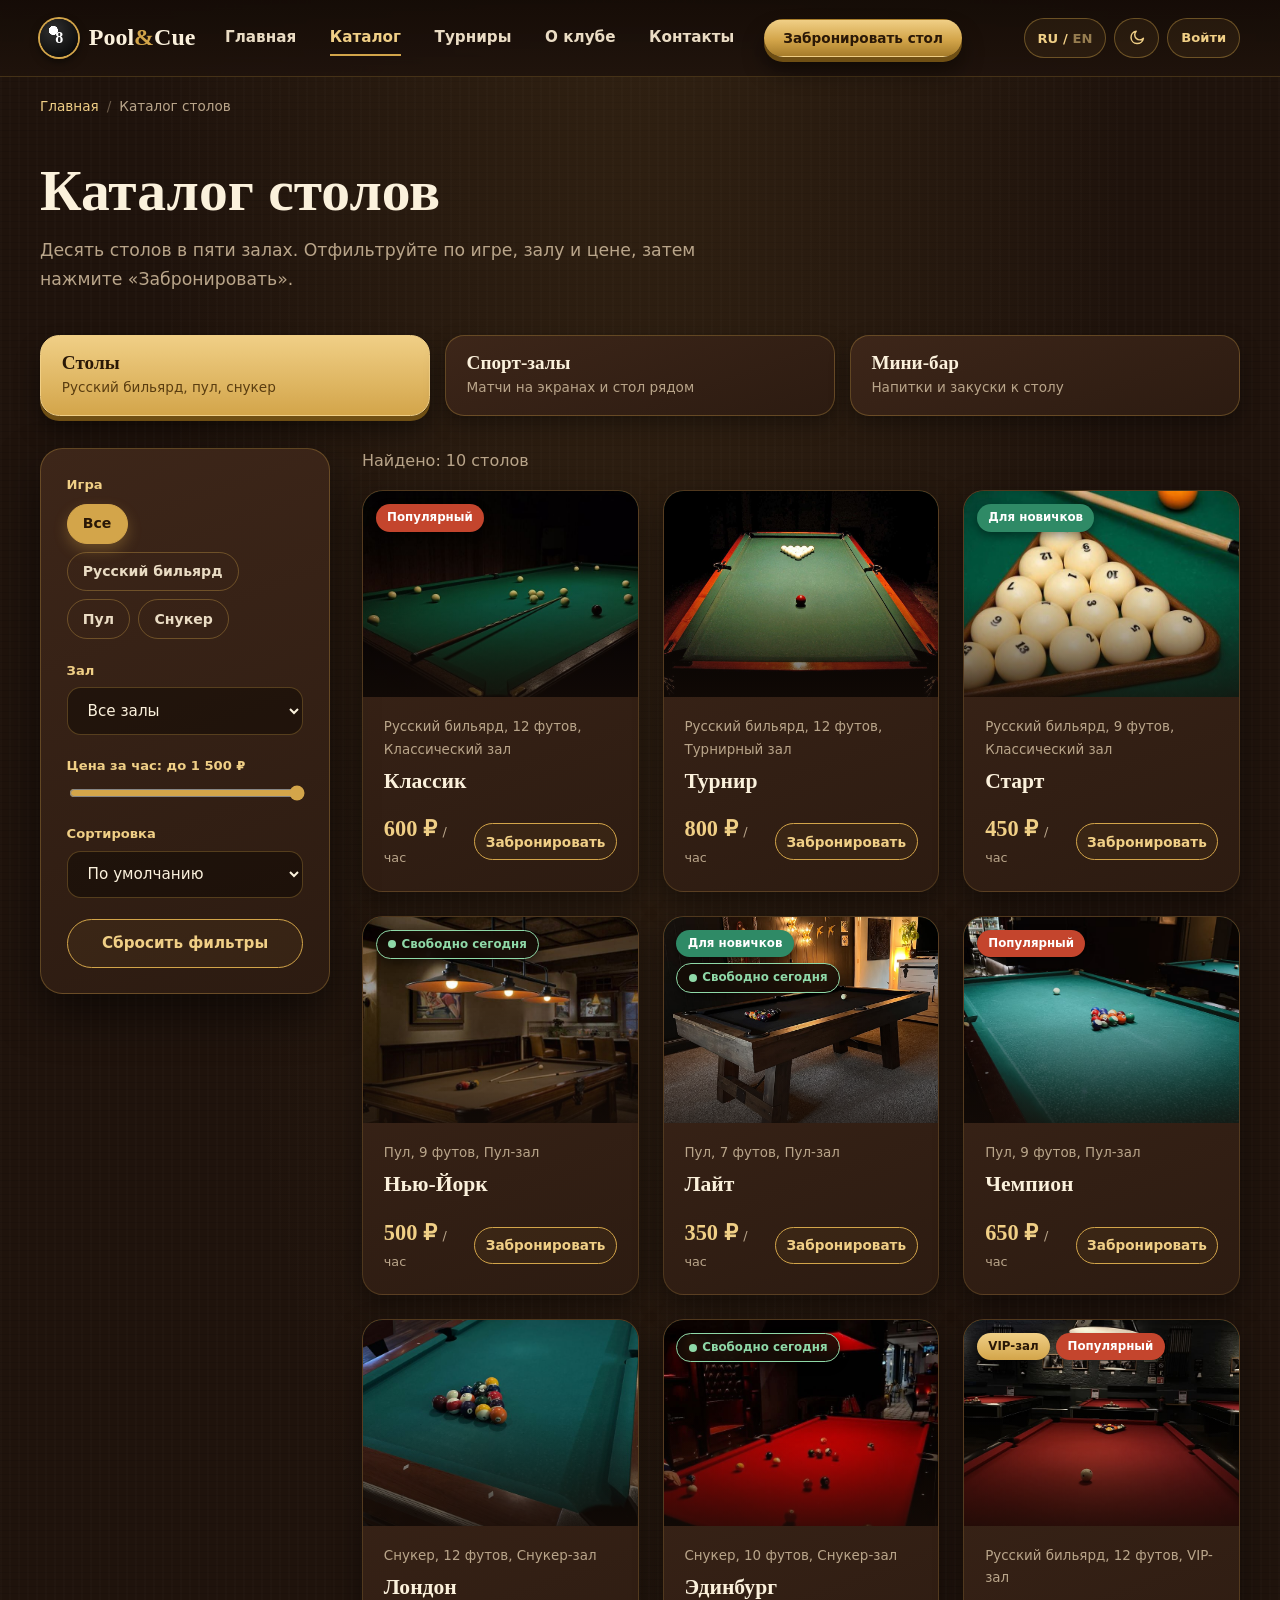
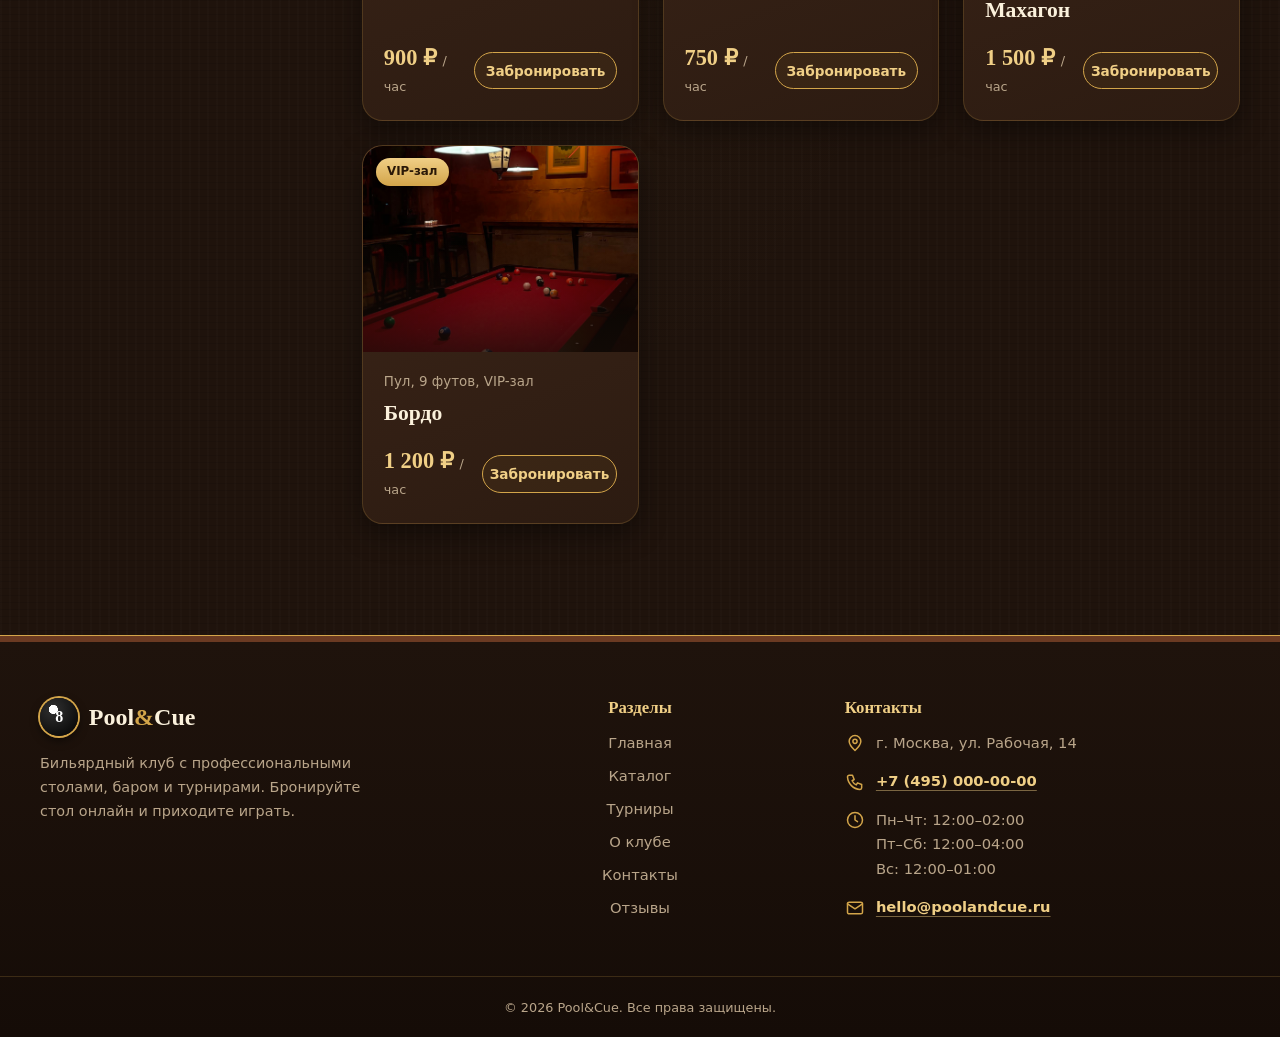
<file: catalog.html>
<!doctype html>
<html lang="ru">
<head>
<meta charset="utf-8">
<meta name="viewport" content="width=device-width,initial-scale=1">
<title>Каталог столов и залов — Pool&amp;Cue</title>
<meta name="description" content="Каталог столов Pool&Cue: русский бильярд, пул и снукер. Фильтры по игре, залу и цене.">
<link rel="icon" href="data:image/svg+xml,%3Csvg xmlns='http://www.w3.org/2000/svg' viewBox='0 0 32 32'%3E%3Ccircle cx='16' cy='16' r='15' fill='%23150c07' stroke='%23d3a54a' stroke-width='2'/%3E%3Ccircle cx='16' cy='16' r='7' fill='%23f1e6d1'/%3E%3C/svg%3E">
<link rel="stylesheet" href="css/style.css">
<link rel="stylesheet" href="css/utilities.css">
<script src="js/data.js"></script>
<script src="js/main.js" defer></script>
</head>
<body>
<div id="site-header"></div>
<main>

<nav class="crumbs container" aria-label="Хлебные крошки" data-trail="Каталог столов"></nav>
<div class="container page-head"><h1 class="page-head__title">Каталог столов</h1><p class="page-head__lead">Десять столов в пяти залах. Отфильтруйте по игре, залу и цене, затем нажмите «Забронировать».</p></div>
<div class="container"><nav class="tabs" aria-label="Разделы каталога"><a class="tabs__link tabs__link--active" href="catalog.html" aria-current="page"><span class="tabs__title">Столы</span><span class="tabs__text">Русский бильярд, пул, снукер</span></a><a class="tabs__link" href="sports.html"><span class="tabs__title">Спорт-залы</span><span class="tabs__text">Матчи на экранах и стол рядом</span></a><a class="tabs__link" href="menu.html"><span class="tabs__title">Мини-бар</span><span class="tabs__text">Напитки и закуски к столу</span></a></nav></div>
<div class="container grid gap-8 pb-8 lg:grid-cols-[290px_1fr]">
  <aside class="filters form-panel" aria-label="Фильтры">
    <div><p class="field__label mb-2">Игра</p><div class="chips" id="fType"></div></div>
    <div class="field"><label class="field__label" for="fHall">Зал</label><select class="field__input" id="fHall"><option value="all">Все залы</option></select></div>
    <div class="field"><label class="field__label" for="fPrice">Цена за час: до <output id="fPriceOut">1500 ₽</output></label><input type="range" id="fPrice" min="300" max="1500" step="50" value="1500"></div>
    <div class="field"><label class="field__label" for="fSort">Сортировка</label><select class="field__input" id="fSort"><option value="def">По умолчанию</option><option value="asc">Сначала дешевле</option><option value="desc">Сначала дороже</option></select></div>
    <button class="btn btn--ghost btn--block" id="fReset" type="button">Сбросить фильтры</button>
  </aside>
  <section aria-live="polite"><p class="mb-4 text-[color:var(--muted)]" id="count"></p><div class="grid gap-6 sm:grid-cols-2 xl:grid-cols-3" id="grid"></div></section>
</div>

</main>
<div id="site-footer"></div>
<script>
document.addEventListener("DOMContentLoaded",()=>{

const q=new URLSearchParams(location.search);
$("#fType").innerHTML=[["all","Все"],...Object.entries(TYPES)].map(([v,t])=>`<label class="chip"><input type="radio" name="type" value="${v}"><span>${t}</span></label>`).join("");
$("#fHall").innerHTML+=HALLS.map(h=>`<option>${h}</option>`).join("");
const setType=v=>{const r=$(`input[name=type][value="${v}"]`)||$('input[name=type][value="all"]');r.checked=true};
setType(q.get("type")||"all");if(HALLS.includes(q.get("hall")))$("#fHall").value=q.get("hall");
function render(){const type=$("input[name=type]:checked").value,hall=$("#fHall").value,max=+$("#fPrice").value,s=$("#fSort").value;
$("#fPriceOut").textContent=money(max);
let l=TABLES.filter(t=>(type==="all"||t.type===type)&&(hall==="all"||t.hall===hall)&&t.price<=max);
if(s!=="def")l.sort((a,b)=>s==="asc"?a.price-b.price:b.price-a.price);
const n=l.length,w=n%10===1&&n%100!==11?"стол":(n%10>1&&n%10<5&&(n%100<10||n%100>20))?"стола":"столов";
$("#count").textContent=`Найдено: ${n} ${w}`;
$("#grid").innerHTML=n?l.map(cardHTML).join(""):`<div class="empty sm:col-span-2 xl:col-span-3"><h3 class="text-2xl mb-2">Ничего не нашлось</h3><p>Попробуйте увеличить цену или выбрать другой зал.</p></div>`}
$$(".filters input,.filters select").forEach(el=>el.addEventListener("input",render));
$("#fReset").onclick=()=>{setType("all");$("#fHall").value="all";$("#fPrice").value=1500;$("#fSort").value="def";render()};
render();

});
</script>
</body>
</html>
</file>
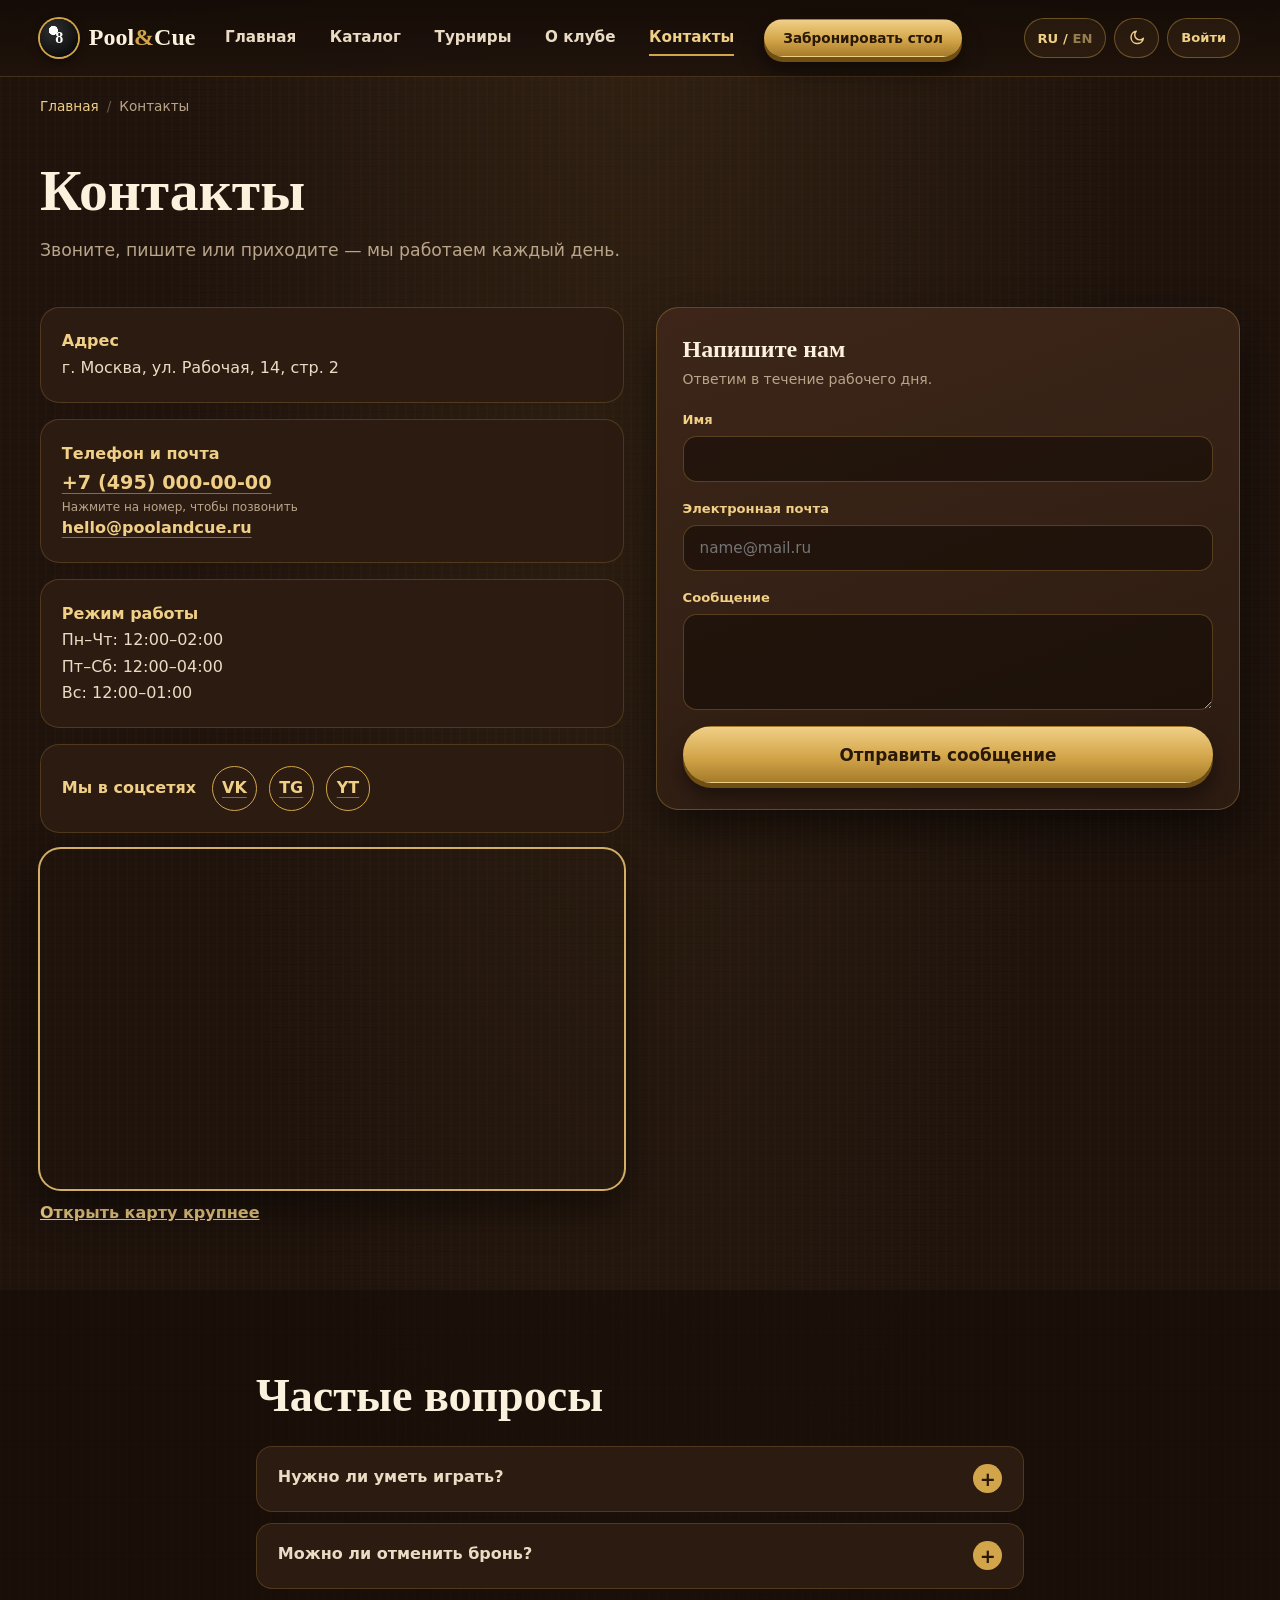
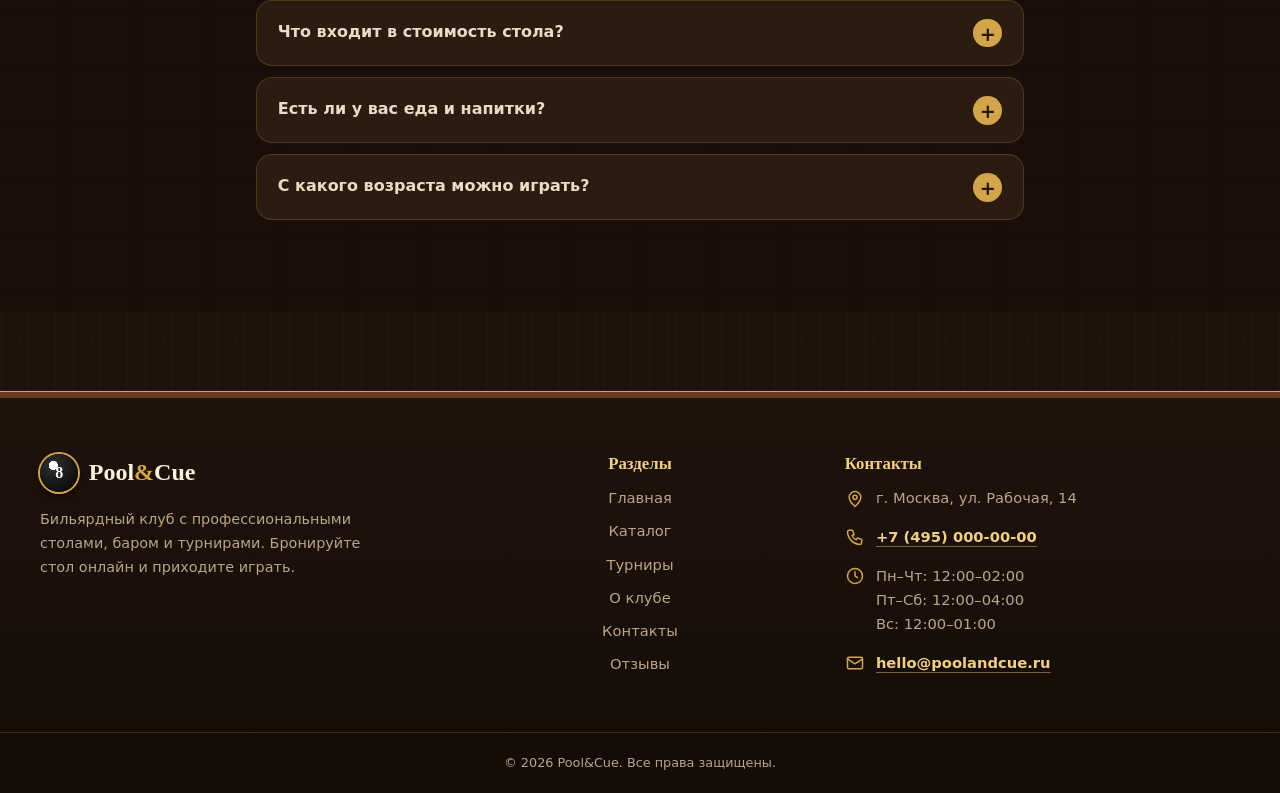
<file: contacts.html>
<!doctype html>
<html lang="ru">
<head>
<meta charset="utf-8">
<meta name="viewport" content="width=device-width,initial-scale=1">
<title>Контакты — Pool&amp;Cue</title>
<meta name="description" content="Адрес, режим работы, телефон и форма обратной связи бильярдного клуба Pool&Cue.">
<link rel="icon" href="data:image/svg+xml,%3Csvg xmlns='http://www.w3.org/2000/svg' viewBox='0 0 32 32'%3E%3Ccircle cx='16' cy='16' r='15' fill='%23150c07' stroke='%23d3a54a' stroke-width='2'/%3E%3Ccircle cx='16' cy='16' r='7' fill='%23f1e6d1'/%3E%3C/svg%3E">
<link rel="stylesheet" href="css/style.css">
<link rel="stylesheet" href="css/utilities.css">
<script src="js/data.js"></script>
<script src="js/main.js" defer></script>
</head>
<body>
<div id="site-header"></div>
<main>

<nav class="crumbs container" aria-label="Хлебные крошки" data-trail="Контакты"></nav>
<div class="container page-head"><h1 class="page-head__title">Контакты</h1><p class="page-head__lead">Звоните, пишите или приходите — мы работаем каждый день.</p></div>
<section class="container grid gap-8 pb-16 lg:grid-cols-2">
  <div class="grid gap-4 content-start">
    <div class="info"><div><p class="info__t">Адрес</p><p>г. Москва, ул. Рабочая, 14, стр. 2</p></div></div>
    <div class="info"><div><p class="info__t">Телефон и почта</p><p><a href="tel:+74950000000" aria-label="Позвонить по номеру +7 495 000-00-00">+7 (495) 000-00-00</a></p><p class="text-xs text-[color:var(--muted)]">Нажмите на номер, чтобы позвонить</p><p><a href="mailto:hello@poolandcue.ru">hello@poolandcue.ru</a></p></div></div>
    <div class="info"><div><p class="info__t">Режим работы</p><p>Пн–Чт: 12:00–02:00</p><p>Пт–Сб: 12:00–04:00</p><p>Вс: 12:00–01:00</p></div></div>
    <div class="info items-center"><p class="info__t">Мы в соцсетях</p><div class="flex gap-3"><a class="social" href="#" aria-label="ВКонтакте">VK</a><a class="social" href="#" aria-label="Telegram">TG</a><a class="social" href="#" aria-label="YouTube">YT</a></div></div>
    <div><iframe class="map" title="Карта: Pool&amp;Cue на карте" loading="lazy" src="https://www.openstreetmap.org/export/embed.html?bbox=37.6073%2C55.7508%2C37.6273%2C55.7608&amp;layer=mapnik&amp;marker=55.7558%2C37.6173"></iframe><a class="map-link" href="https://www.openstreetmap.org/?mlat=55.7558&amp;mlon=37.6173#map=16/55.7558/37.6173" target="_blank" rel="noopener">Открыть карту крупнее</a></div>
  </div>
  <div class="form-panel self-start" id="feedback"><h2 class="text-2xl mb-1">Напишите нам</h2><p class="mb-5 text-sm text-[color:var(--muted)]">Ответим в течение рабочего дня.</p>
    <form id="fb" novalidate class="grid gap-4">
      <div class="field"><label class="field__label" for="cName">Имя</label><input class="field__input" id="cName" data-rule="required minlen:2"></div>
      <div class="field"><label class="field__label" for="cMail">Электронная почта</label><input class="field__input" id="cMail" type="email" data-rule="required email" placeholder="name@mail.ru"></div>
      <div class="field"><label class="field__label" for="cMsg">Сообщение</label><textarea class="field__input" id="cMsg" data-rule="required minlen:10"></textarea></div>
      <button class="btn btn--primary btn--lg" type="submit">Отправить сообщение</button>
    </form></div>
</section>
<section class="section section--dark"><div class="container max-w-3xl"><h2 class="section__title mb-6">Частые вопросы</h2><div id="faq"></div></div></section>

</main>
<div id="site-footer"></div>
<script>
document.addEventListener("DOMContentLoaded",()=>{

$("#fb").onsubmit=e=>{e.preventDefault();if(!validateForm(e.target)){toast("Проверьте поля формы: есть ошибки",true);return}e.target.reset();toast("Сообщение отправлено. Мы скоро ответим")};
const fq=$("#faq");if(fq)fq.innerHTML=FAQ.map(([q,a])=>`<details class="faq"><summary class="faq__q">${q}</summary><p class="faq__a">${a}</p></details>`).join("");
});
</script>
</body>
</html>
</file>
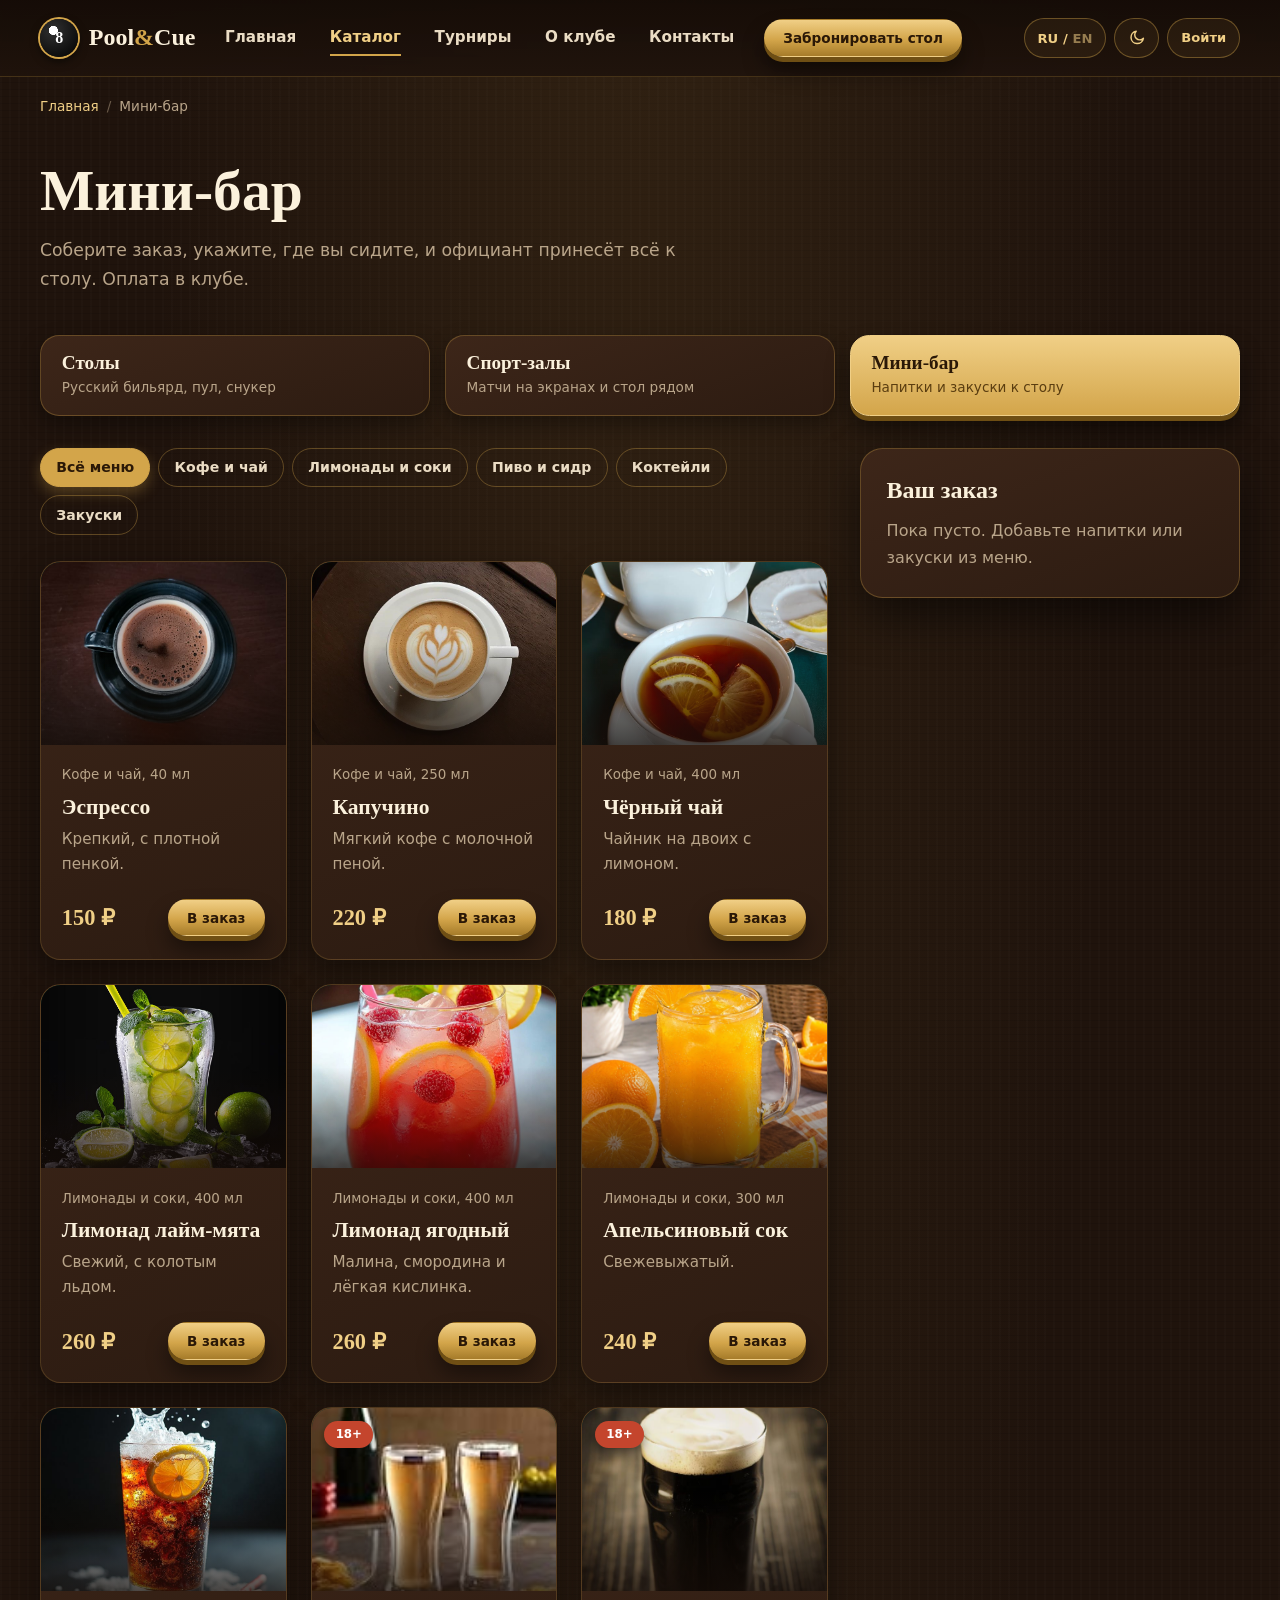
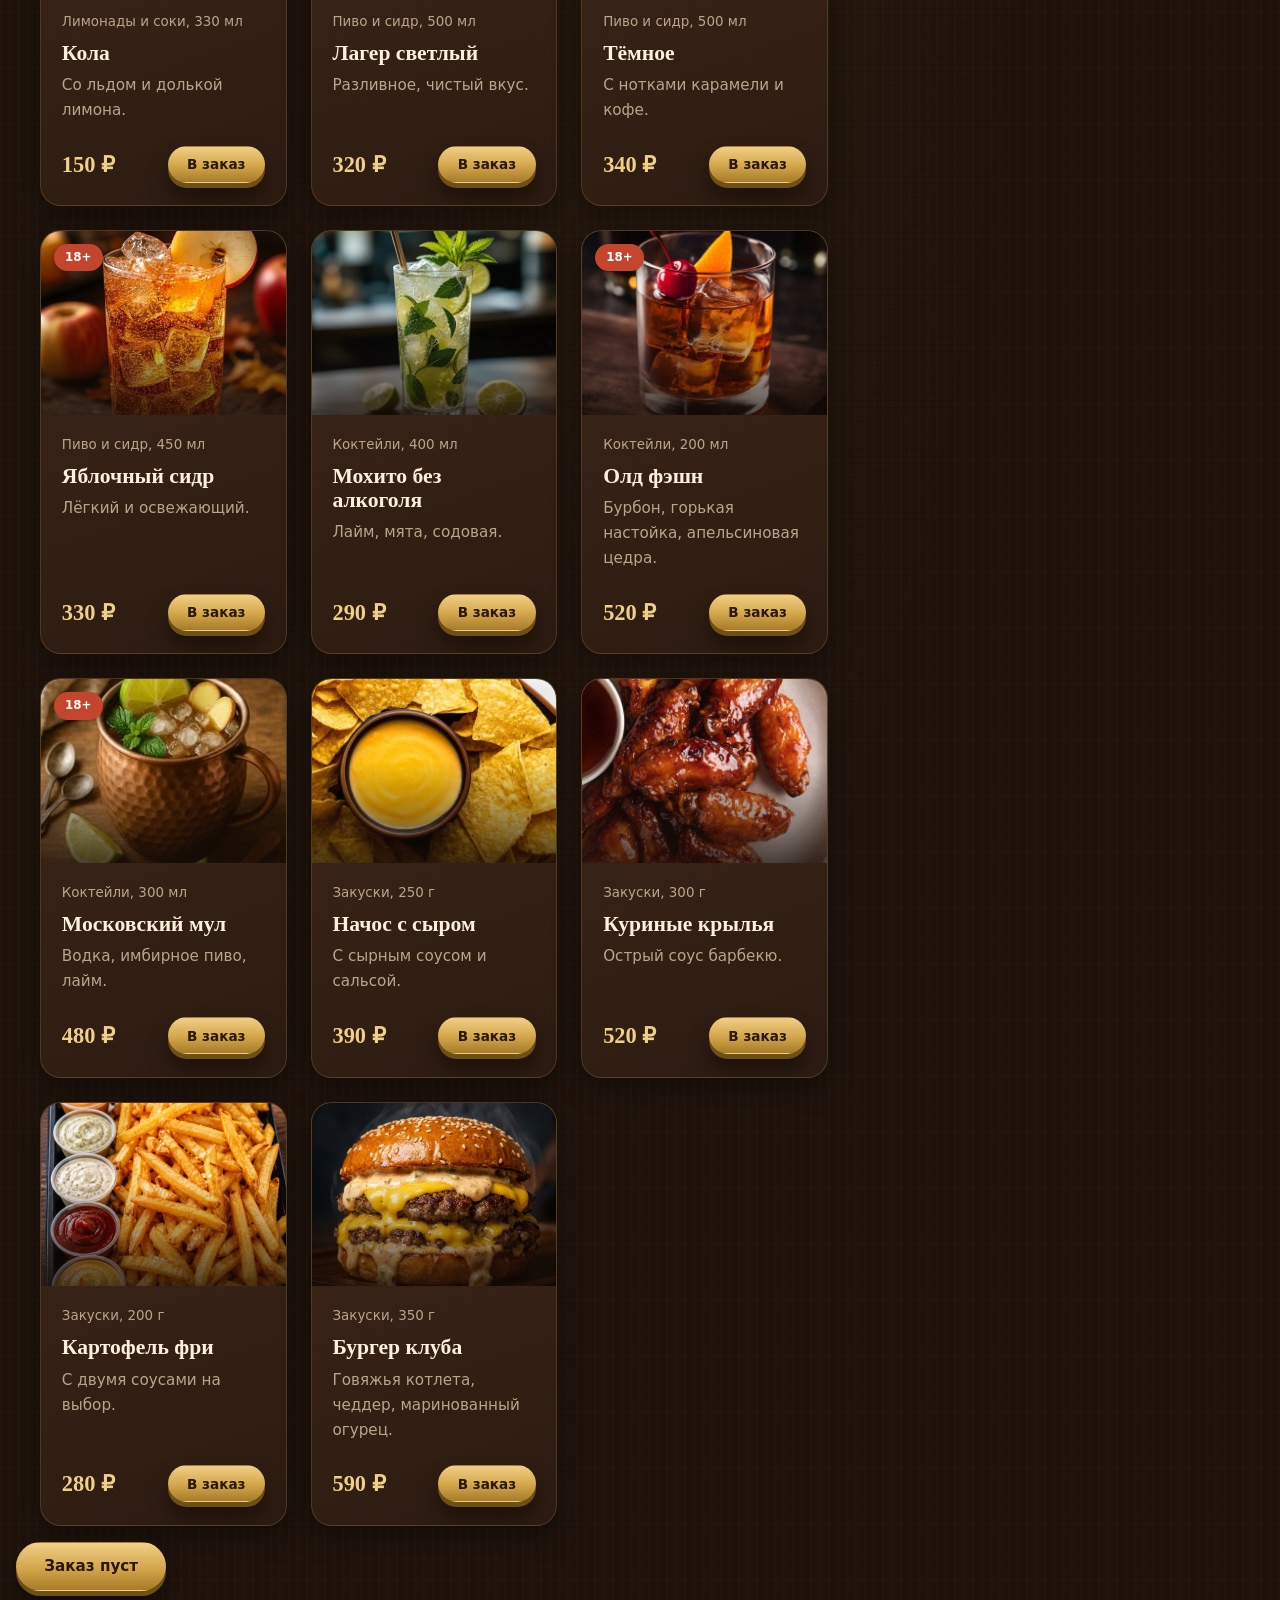
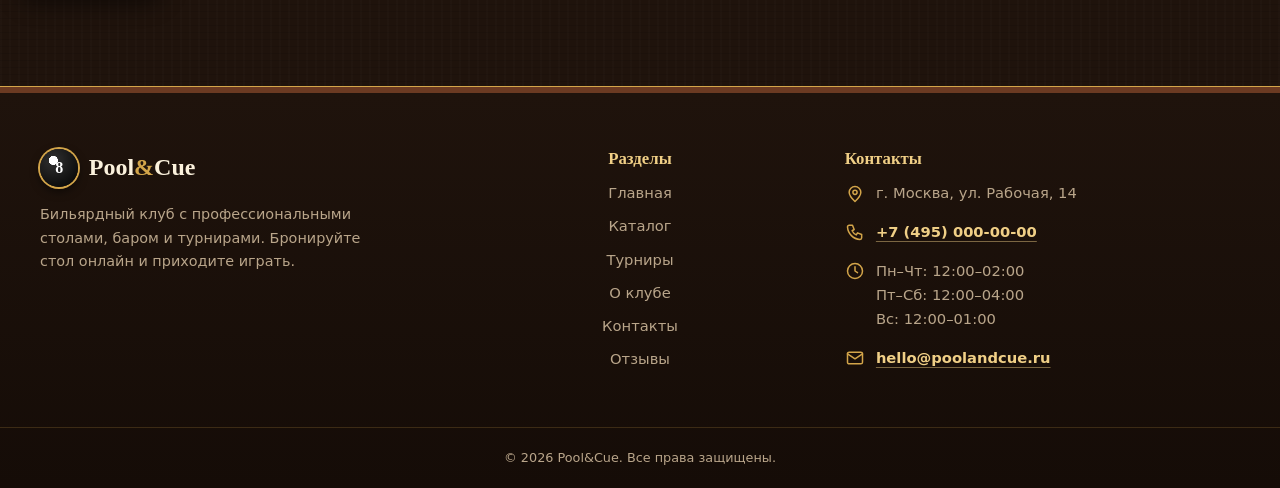
<file: menu.html>
<!doctype html>
<html lang="ru">
<head>
<meta charset="utf-8">
<meta name="viewport" content="width=device-width,initial-scale=1">
<title>Мини-бар — Pool&amp;Cue</title>
<meta name="description" content="Мини-бар Pool&Cue: напитки, коктейли и закуски с заказом прямо к столу.">
<link rel="icon" href="data:image/svg+xml,%3Csvg xmlns='http://www.w3.org/2000/svg' viewBox='0 0 32 32'%3E%3Ccircle cx='16' cy='16' r='15' fill='%23150c07' stroke='%23d3a54a' stroke-width='2'/%3E%3Ccircle cx='16' cy='16' r='7' fill='%23f1e6d1'/%3E%3C/svg%3E">
<link rel="stylesheet" href="css/style.css">
<link rel="stylesheet" href="css/utilities.css">
<script src="js/data.js"></script>
<script src="js/main.js" defer></script>
</head>
<body>
<div id="site-header"></div>
<main>

<nav class="crumbs container" aria-label="Хлебные крошки" data-trail="Мини-бар"></nav>
<div class="container page-head"><h1 class="page-head__title">Мини-бар</h1><p class="page-head__lead">Соберите заказ, укажите, где вы сидите, и официант принесёт всё к столу. Оплата в клубе.</p></div>
<div class="container"><nav class="tabs" aria-label="Разделы каталога"><a class="tabs__link" href="catalog.html"><span class="tabs__title">Столы</span><span class="tabs__text">Русский бильярд, пул, снукер</span></a><a class="tabs__link" href="sports.html"><span class="tabs__title">Спорт-залы</span><span class="tabs__text">Матчи на экранах и стол рядом</span></a><a class="tabs__link tabs__link--active" href="menu.html" aria-current="page"><span class="tabs__title">Мини-бар</span><span class="tabs__text">Напитки и закуски к столу</span></a></nav></div>
<div class="container grid gap-8 pb-8 lg:grid-cols-[1fr_380px]">
  <section><div class="cat-row chips" id="cats"></div><div class="grid gap-6 sm:grid-cols-2 xl:grid-cols-3" id="menuGrid"></div></section>
  <aside class="cart" id="cart"><div class="form-panel" id="cartBox"><h2 class="text-2xl mb-3">Ваш заказ</h2><div id="lines"></div>
    <form id="orderForm" novalidate class="grid gap-4 mt-4" hidden>
      <div class="field"><label class="field__label" for="oName">Имя</label><input class="field__input" id="oName" data-rule="required minlen:2"></div>
      <div class="field"><label class="field__label" for="oPhone">Телефон</label><input class="field__input" id="oPhone" type="tel" data-rule="required phone" placeholder="+7 900 123-45-67"></div>
      <div class="field"><label class="field__label" for="oWhere">Куда принести</label><select class="field__input" id="oWhere"></select></div>
      <div class="field"><label class="field__label" for="oNote">Пожелания</label><textarea class="field__input" id="oNote" style="min-height:64px" placeholder="Например, без льда"></textarea></div>
      <div class="field field--check" id="ageBox" hidden><input type="checkbox" id="oAge"><label for="oAge" class="text-sm">Мне есть 18 лет, подтверждаю заказ алкоголя</label></div>
      <button class="btn btn--primary btn--lg btn--block" type="submit">Заказать</button></form></div></aside>
</div>
<a class="btn btn--primary cart-pill" href="#cart" id="pill">Заказ</a>

</main>
<div id="site-footer"></div>
<script>
document.addEventListener("DOMContentLoaded",()=>{

let cart={},cat="all";try{cart=JSON.parse(localStorage.getItem("pc_cart")||"{}")}catch(_){}
const save=()=>{try{localStorage.setItem("pc_cart",JSON.stringify(cart))}catch(_){}};
$("#cats").innerHTML=[["all","Всё меню"],...MENU_CATS.map(c=>[c,c])].map(([v,t],i)=>`<label class="chip"><input type="radio" name="cat" value="${v}"${i?"":" checked"}><span>${t}</span></label>`).join("");
$("#oWhere").innerHTML=["У барной стойки",...SPORT_HALLS.map(h=>"Спорт-зал "+h.name),...TABLES.map(t=>`Стол «${t.name}», ${t.hall}`)].map(o=>`<option>${o}</option>`).join("");
const ctl=id=>{const n=cart[id]||0;return n?`<div class="qty"><button data-dec="${id}" aria-label="Убрать одну">−</button><b>${n}</b><button data-inc="${id}" aria-label="Добавить ещё">+</button></div>`:`<button class="btn btn--primary btn--sm" data-inc="${id}">В заказ</button>`};
function grid(){$("#menuGrid").innerHTML=MENU.filter(m=>cat==="all"||m.cat===cat).map(m=>`<article class="card"><div class="card__media"><img src="images/${m.img}" alt="${m.name}" loading="lazy">${m.alc?'<div class="card__badges"><span class="badge badge--hot">18+</span></div>':""}</div><div class="card__body"><p class="card__meta">${m.cat}, ${m.vol}</p><h3 class="card__title">${m.name}</h3><p class="card__text">${m.desc}</p><div class="card__foot"><p class="card__price">${money(m.price)}</p><span data-ctl="${m.id}">${ctl(m.id)}</span></div></div></article>`).join("")}
function lines(){const items=MENU.filter(m=>cart[m.id]),sum=items.reduce((s,m)=>s+m.price*cart[m.id],0),cnt=items.reduce((s,m)=>s+cart[m.id],0);
$("#lines").innerHTML=items.length?items.map(m=>`<div class="cart__line"><span>${m.name} × ${cart[m.id]}</span><b>${money(m.price*cart[m.id])}</b></div>`).join("")+`<div class="sum__row sum__row--total mt-3"><span>Итого</span><span>${money(sum)}</span></div>`:`<p class="text-[color:var(--muted)]">Пока пусто. Добавьте напитки или закуски из меню.</p>`;
$("#orderForm").hidden=!items.length;const alc=items.some(m=>m.alc);$("#ageBox").hidden=!alc;if(alc)$("#oAge").dataset.rule="agree";else{delete $("#oAge").dataset.rule;$("#oAge").checked=false}
$("#pill").textContent=cnt?`Заказ: ${cnt} · ${money(sum)}`:"Заказ пуст";return sum}
document.addEventListener("click",e=>{const b=e.target.closest("[data-inc],[data-dec]");if(!b)return;const id=b.dataset.inc||b.dataset.dec;
cart[id]=Math.max(0,(cart[id]||0)+(b.dataset.inc?1:-1));if(!cart[id])delete cart[id];save();$$(`[data-ctl="${id}"]`).forEach(s=>s.innerHTML=ctl(id));lines()});
$$("input[name=cat]").forEach(r=>r.onchange=()=>{cat=r.value;grid()});
$("#orderForm").onsubmit=e=>{e.preventDefault();if(!validateForm(e.target)){toast("Проверьте поля формы: есть ошибки",true);return}
needAuth(()=>{const items=MENU.filter(x=>cart[x.id]).map(x=>({name:x.name,qty:cart[x.id],price:x.price})),sum=lines(),where=$("#oWhere").value,o=Orders.add({items,total:sum,where,note:$("#oNote").value.trim()});cart={};save();
$("#cartBox").innerHTML=`<div class="text-center py-4"><div class="feature__icon mx-auto" style="width:4rem;height:4rem">${icon("bar")}</div><h2 class="text-2xl">Заказ принят</h2><p class="mt-3">Номер: <b class="text-[color:var(--brass-light)]">${o.id}</b></p><p class="mt-2 text-[color:var(--muted)]">Принесём: ${esc(where.toLowerCase())}. К оплате в клубе: ${money(sum)}.</p><div class="flex flex-wrap gap-3" style="justify-content:center;margin-top:1.4rem"><a class="btn btn--primary" href="account.html">Мои заказы</a><a class="btn btn--ghost" href="menu.html">Новый заказ</a></div></div>`;$("#pill").hidden=true;grid();toast("Заказ принят, официант уже в пути")})};
const mu=Auth.me();if(mu){$("#oName").value=mu.name;$("#oPhone").value=mu.phone}
grid();lines();

});
</script>
</body>
</html>
</file>
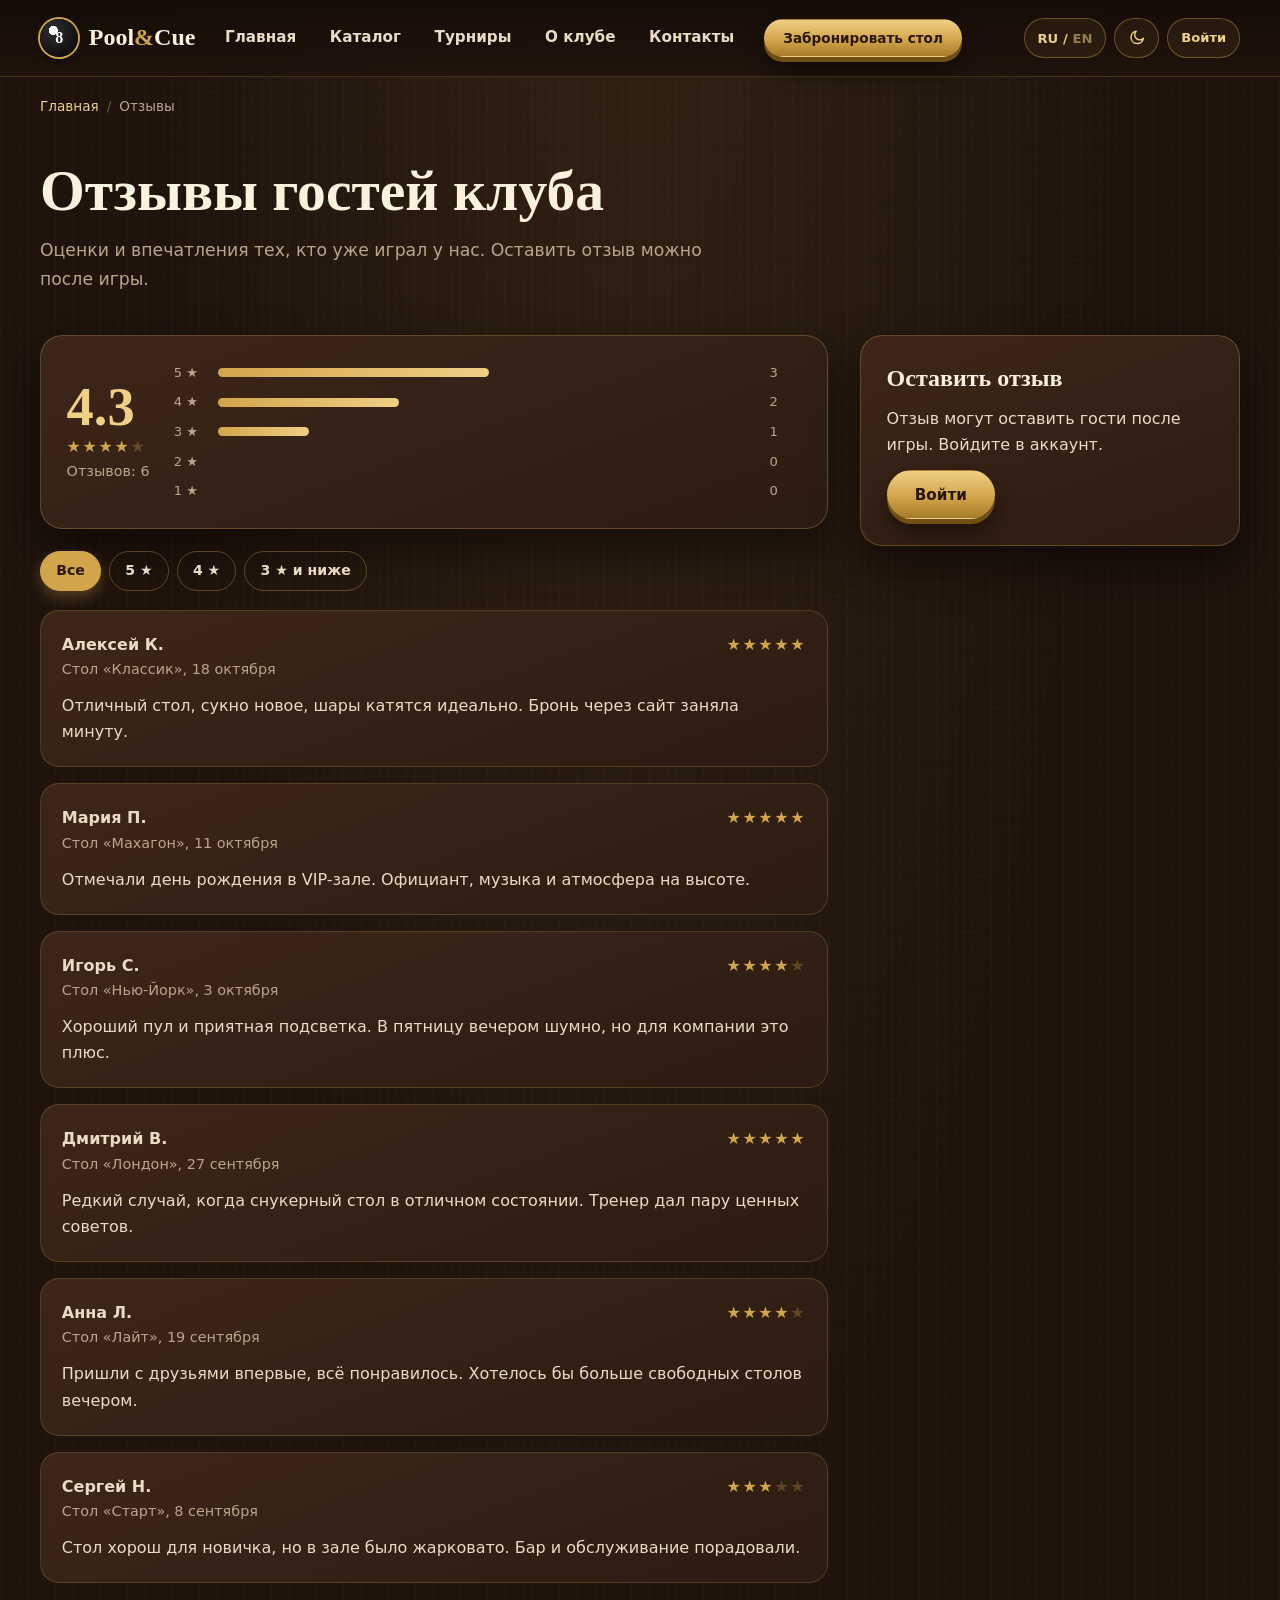
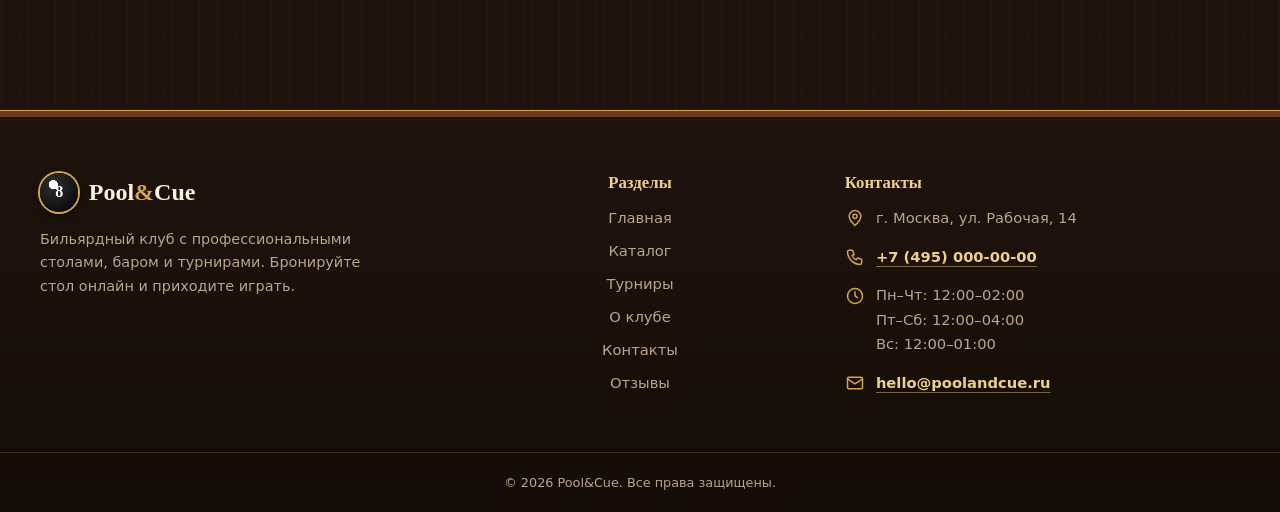
<file: reviews.html>
<!doctype html>
<html lang="ru">
<head>
<meta charset="utf-8">
<meta name="viewport" content="width=device-width,initial-scale=1">
<title>Отзывы — Pool&amp;Cue</title>
<meta name="description" content="Отзывы гостей бильярдного клуба Pool&Cue: оценки, комментарии и форма для вашего отзыва.">
<link rel="icon" href="data:image/svg+xml,%3Csvg xmlns='http://www.w3.org/2000/svg' viewBox='0 0 32 32'%3E%3Ccircle cx='16' cy='16' r='15' fill='%23150c07' stroke='%23d3a54a' stroke-width='2'/%3E%3Ccircle cx='16' cy='16' r='7' fill='%23f1e6d1'/%3E%3C/svg%3E">
<link rel="stylesheet" href="css/style.css">
<link rel="stylesheet" href="css/utilities.css">
<script src="js/data.js"></script>
<script src="js/main.js" defer></script>
</head>
<body>
<div id="site-header"></div>
<main>

<nav class="crumbs container" aria-label="Хлебные крошки" data-trail="Отзывы"></nav>
<div class="container page-head"><h1 class="page-head__title">Отзывы гостей клуба</h1><p class="page-head__lead">Оценки и впечатления тех, кто уже играл у нас. Оставить отзыв можно после игры.</p></div>
<div class="container rv">
  <section><div class="form-panel rv__sum" id="rvSum"></div><div class="chips" style="margin-bottom:1.2rem"><label class="chip"><input type="radio" name="rf" value="all" checked><span>Все</span></label><label class="chip"><input type="radio" name="rf" value="5"><span>5 ★</span></label><label class="chip"><input type="radio" name="rf" value="4"><span>4 ★</span></label><label class="chip"><input type="radio" name="rf" value="3"><span>3 ★ и ниже</span></label></div><div class="rv__list" id="rvList"></div></section>
  <aside class="form-panel" id="rvBox" style="position:sticky;top:96px"></aside>
</div>
</main>
<div id="site-footer"></div>
<script>
document.addEventListener("DOMContentLoaded",()=>{

const me=Auth.me();let flt="all";
function draw(){const st=ratingStat();
 $("#rvSum").innerHTML=`<div><p class="rv__avg">${st.avg.toFixed(1)}</p><span class="stars" role="img" aria-label="Средняя оценка">${stars(Math.round(st.avg))}</span><p class="rec__meta">Отзывов: ${st.n}</p></div><div class="grid gap-2">${st.dist.map((c,i)=>`<div class="bar"><span>${5-i} ★</span><div class="bar__track"><div class="bar__fill" style="width:${st.n?c/st.n*100:0}%"></div></div><span>${c}</span></div>`).join("")}</div>`;
 const l=allReviews().filter(r=>flt==="all"||(flt==="3"?r.rating<=3:r.rating===+flt));
 $("#rvList").innerHTML=l.length?l.map(reviewHTML).join(""):`<div class="empty"><p>Отзывов с такой оценкой пока нет.</p></div>`}
function box(){const B=$("#rvBox");
 if(!me){B.innerHTML=`<h2 class="text-2xl mb-3">Оставить отзыв</h2><p class="mb-3">Отзыв могут оставить гости после игры. Войдите в аккаунт.</p><a class="btn btn--primary" href="auth.html?next=reviews.html">Войти</a>`;return}
 const done=new Set(LS.get("pc_reviews",[]).map(r=>r.bookingId)),el=Bookings.mine().filter(b=>b.status==="active"&&b.date<=todayStr()&&!done.has(b.id));
 if(!el.length){B.innerHTML=`<h2 class="text-2xl mb-3">Оставить отзыв</h2><p class="mb-3">Отзыв можно оставить после игры: нужна бронь, дата которой уже наступила, и на неё ещё нет вашего отзыва.</p><a class="btn btn--ghost" href="catalog.html">Забронировать стол</a>`;return}
 B.innerHTML=`<h2 class="text-2xl mb-3">Ваш отзыв</h2><form id="rvForm" class="auth__form" novalidate><div class="field"><label class="field__label" for="rvVisit">Ваш визит</label><select class="field__input" id="rvVisit">${el.map(b=>`<option value="${b.id}">Стол «${esc(b.table)}», ${fmtDate(b.date)}</option>`).join("")}</select></div><div class="field"><span class="field__label">Оценка</span><div class="rating-input" role="radiogroup" aria-label="Оценка">${[5,4,3,2,1].map(n=>`<input type="radio" name="rate" id="rt${n}" value="${n}"><label for="rt${n}" aria-label="${n} из 5">★</label>`).join("")}</div></div><div class="field"><label class="field__label" for="rvText">Комментарий</label><textarea class="field__input" id="rvText" data-rule="required minlen:10" placeholder="Что понравилось, что можно улучшить"></textarea></div><button class="btn btn--primary btn--lg" type="submit">Опубликовать отзыв</button></form>`;
 $("#rvForm").onsubmit=e=>{e.preventDefault();let ok=validateForm(e.target);const r=$("input[name=rate]:checked");setError($(".rating-input"),r?"":"Поставьте оценку");if(!r)ok=false;if(!ok)return;
  const b=Bookings.all().find(x=>x.id===$("#rvVisit").value);
  LS.set("pc_reviews",[{id:"u"+Date.now(),name:shortName(me.name),rating:+r.value,table:b.table,text:$("#rvText").value.trim(),date:todayStr(),bookingId:b.id},...LS.get("pc_reviews",[])]);
  toast("Спасибо! Ваш отзыв опубликован");draw();box()}}
$$("input[name=rf]").forEach(r=>r.onchange=()=>{flt=r.value;draw()});
draw();box();

});
</script>
</body>
</html>
</file>
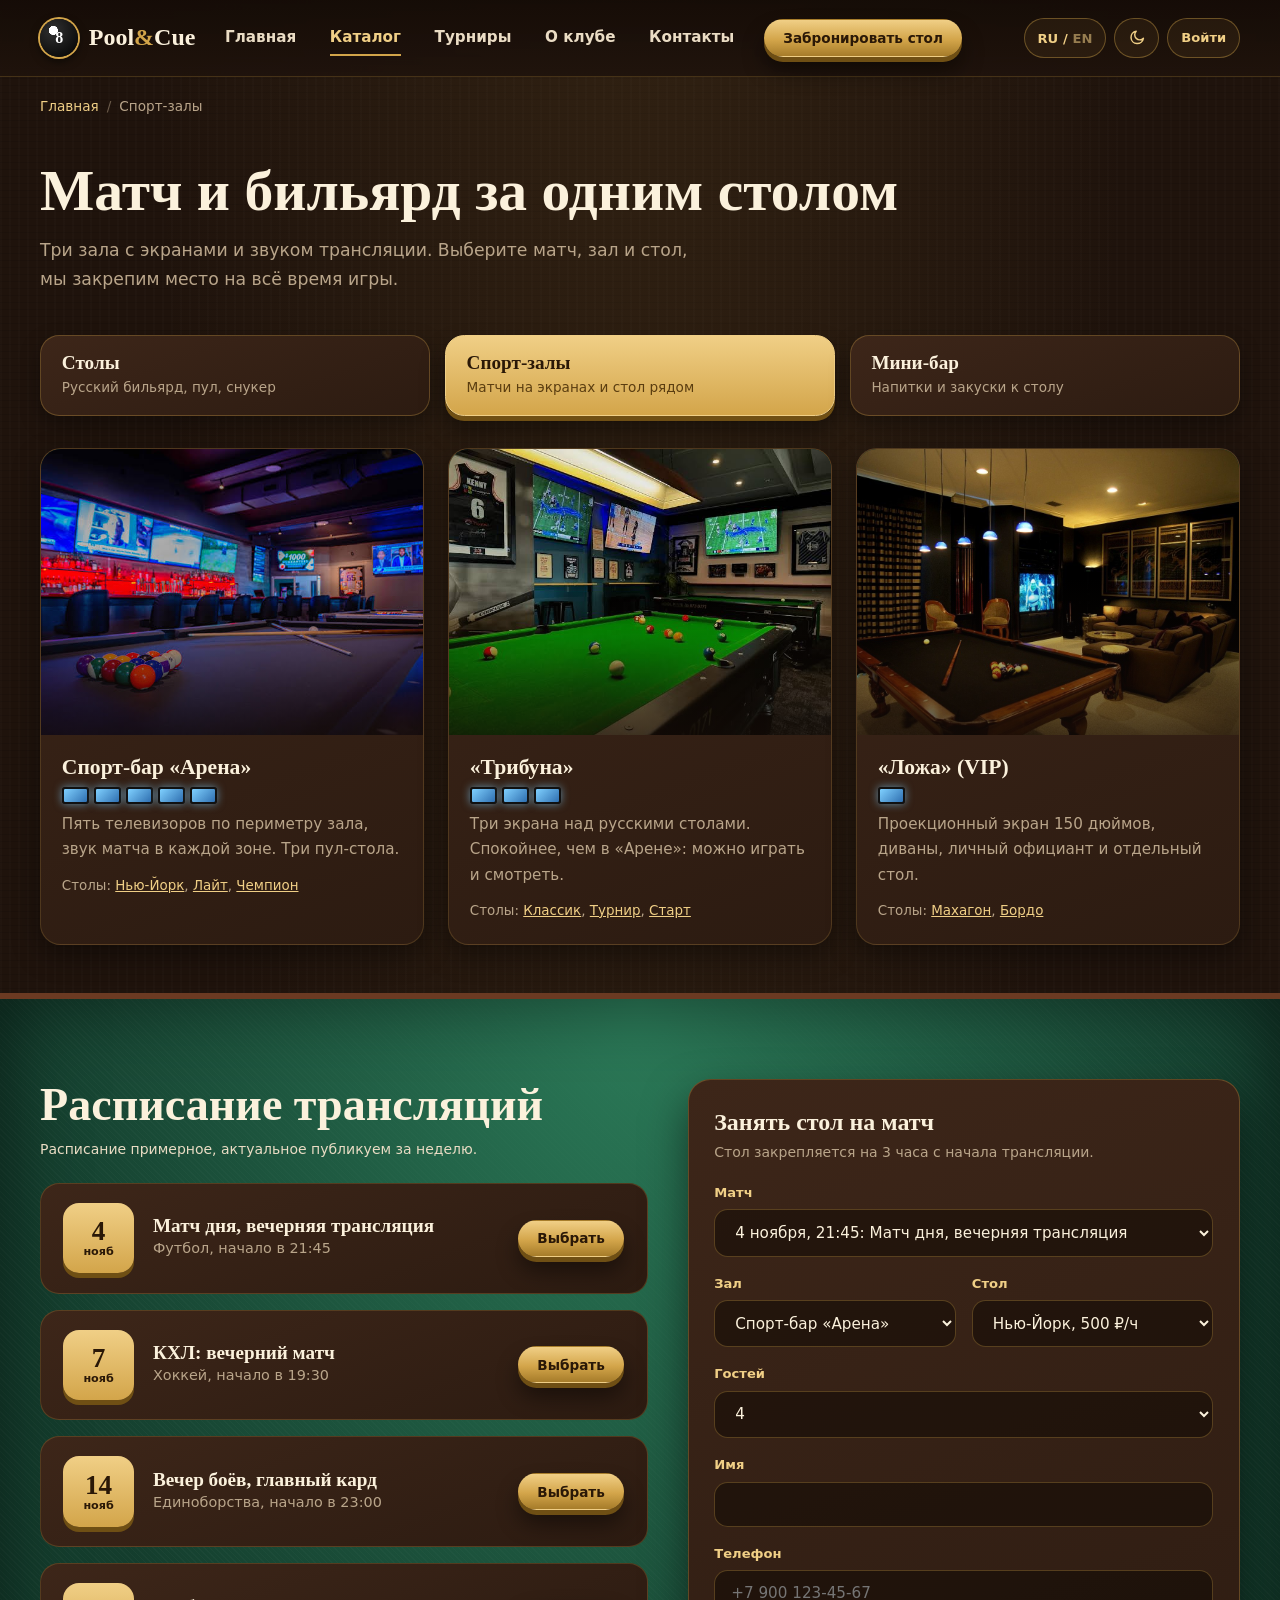
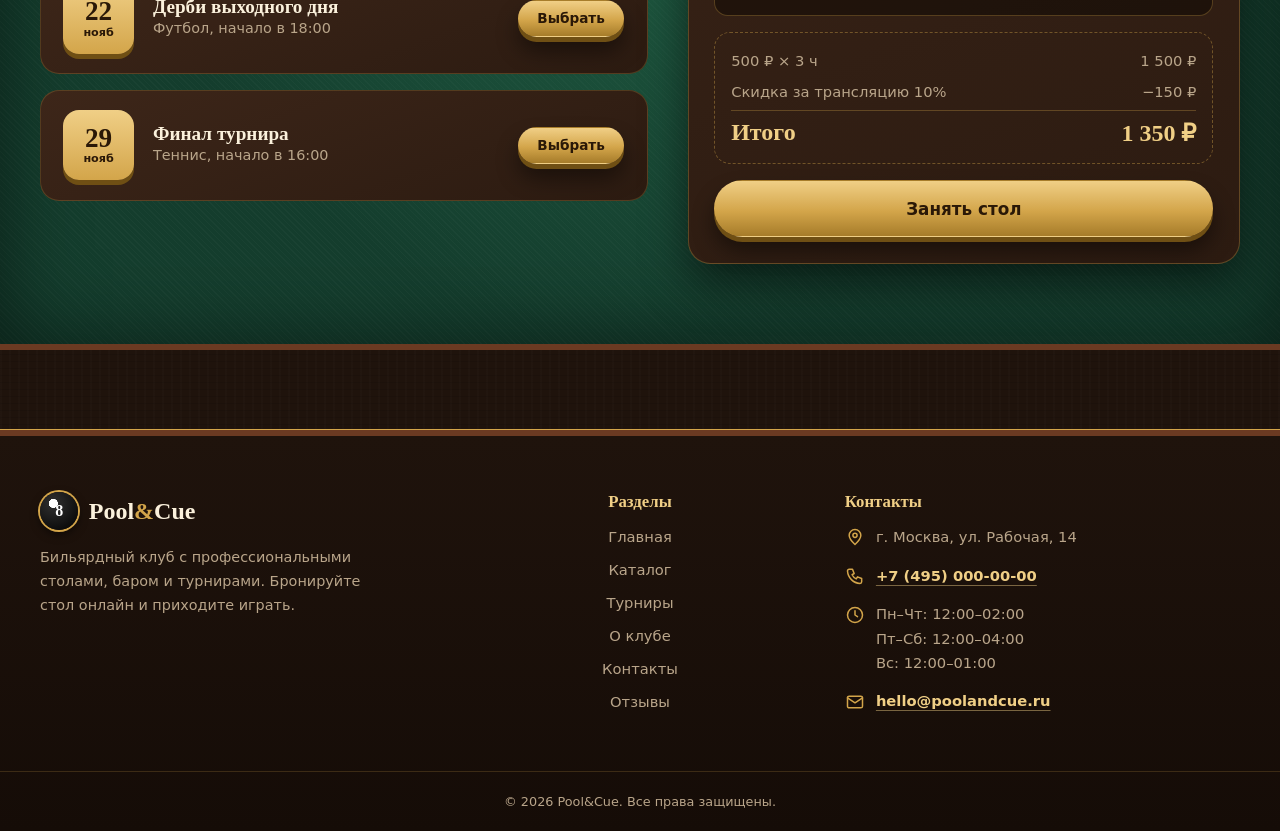
<file: sports.html>
<!doctype html>
<html lang="ru">
<head>
<meta charset="utf-8">
<meta name="viewport" content="width=device-width,initial-scale=1">
<title>Спорт-залы с трансляциями — Pool&amp;Cue</title>
<meta name="description" content="Залы Pool&Cue с телевизорами: смотрите матчи и играйте в бильярд за одним столом.">
<link rel="icon" href="data:image/svg+xml,%3Csvg xmlns='http://www.w3.org/2000/svg' viewBox='0 0 32 32'%3E%3Ccircle cx='16' cy='16' r='15' fill='%23150c07' stroke='%23d3a54a' stroke-width='2'/%3E%3Ccircle cx='16' cy='16' r='7' fill='%23f1e6d1'/%3E%3C/svg%3E">
<link rel="stylesheet" href="css/style.css">
<link rel="stylesheet" href="css/utilities.css">
<script src="js/data.js"></script>
<script src="js/main.js" defer></script>
</head>
<body>
<div id="site-header"></div>
<main>

<nav class="crumbs container" aria-label="Хлебные крошки" data-trail="Спорт-залы"></nav>
<div class="container page-head"><h1 class="page-head__title">Матч и бильярд за одним столом</h1><p class="page-head__lead">Три зала с экранами и звуком трансляции. Выберите матч, зал и стол, мы закрепим место на всё время игры.</p></div>
<div class="container"><nav class="tabs" aria-label="Разделы каталога"><a class="tabs__link" href="catalog.html"><span class="tabs__title">Столы</span><span class="tabs__text">Русский бильярд, пул, снукер</span></a><a class="tabs__link tabs__link--active" href="sports.html" aria-current="page"><span class="tabs__title">Спорт-залы</span><span class="tabs__text">Матчи на экранах и стол рядом</span></a><a class="tabs__link" href="menu.html"><span class="tabs__title">Мини-бар</span><span class="tabs__text">Напитки и закуски к столу</span></a></nav></div>
<section class="container pb-12"><div class="grid gap-6 lg:grid-cols-3" id="halls"></div></section>
<section class="section section--felt"><div class="container grid gap-10 lg:grid-cols-[1.1fr_1fr]">
  <div><h2 class="section__title mb-2">Расписание трансляций</h2><p class="mb-6 text-sm">Расписание примерное, актуальное публикуем за неделю.</p><div class="grid gap-4" id="matches"></div></div>
  <div class="form-panel self-start" id="sBox"><h2 class="text-2xl mb-1">Занять стол на матч</h2><p class="mb-5 text-sm text-[color:var(--muted)]">Стол закрепляется на 3 часа с начала трансляции.</p>
    <form id="sForm" novalidate class="grid gap-4">
      <div class="field"><label class="field__label" for="sMatch">Матч</label><select class="field__input" id="sMatch" data-rule="required"></select></div>
      <div class="grid gap-4 sm:grid-cols-2"><div class="field"><label class="field__label" for="sHall">Зал</label><select class="field__input" id="sHall"></select></div><div class="field"><label class="field__label" for="sTable">Стол</label><select class="field__input" id="sTable"></select></div></div>
      <div class="field"><label class="field__label" for="sGuests">Гостей</label><select class="field__input" id="sGuests"></select></div>
      <div class="field"><label class="field__label" for="sName">Имя</label><input class="field__input" id="sName" data-rule="required minlen:2"></div>
      <div class="field"><label class="field__label" for="sPhone">Телефон</label><input class="field__input" id="sPhone" type="tel" data-rule="required phone" placeholder="+7 900 123-45-67"></div>
      <div class="sum" id="sSum" aria-live="polite"></div>
      <button class="btn btn--primary btn--lg btn--block" type="submit">Занять стол</button></form></div>
</div></section>

</main>
<div id="site-footer"></div>
<script>
document.addEventListener("DOMContentLoaded",()=>{

const dt=d=>new Date(d+"T00:00").toLocaleDateString("ru-RU",{day:"numeric",month:"long"});
$("#halls").innerHTML=SPORT_HALLS.map(h=>`<article class="card"><div class="card__media"><img src="images/${h.img}" alt="${h.name}" loading="lazy"></div><div class="card__body"><h3 class="card__title">${h.name}</h3><div class="screens" aria-label="Экранов: ${h.screens}">${"<i></i>".repeat(h.screens)}</div><p class="card__text">${h.desc}</p><p class="card__meta mt-1">Столы: ${h.tables.map(i=>`<a class="text-[color:var(--brass-light)]" href="table.html?id=${i}">${TABLES.find(t=>t.id===i).name}</a>`).join(", ")}</p></div></article>`).join("");
$("#matches").innerHTML=MATCHES.map(m=>`<div class="event"><div class="event__date"><span>${new Date(m.date+"T00:00").getDate()}<small>${dt(m.date).split(" ")[1].slice(0,4)}</small></span></div><div><h3 class="event__title">${m.title}</h3><p class="event__meta">${m.sport}, начало в ${m.time}</p></div><button class="btn btn--primary btn--sm" data-pick="${m.id}">Выбрать</button></div>`).join("");
const f=$("#sForm");
f.sMatch.innerHTML=MATCHES.map(m=>`<option value="${m.id}">${dt(m.date)}, ${m.time}: ${m.title}</option>`).join("");
f.sHall.innerHTML=SPORT_HALLS.map(h=>`<option value="${h.id}">${h.name}</option>`).join("");
f.sGuests.innerHTML=Array.from({length:10},(_,i)=>`<option>${i+1}</option>`).join("");f.sGuests.value=4;
function tbl(){const h=SPORT_HALLS.find(x=>x.id===f.sHall.value);f.sTable.innerHTML=h.tables.map(i=>{const t=TABLES.find(x=>x.id===i);return `<option value="${i}">${t.name}, ${money(t.price)}/ч</option>`}).join("");sum()}
function sum(){const t=TABLES.find(x=>x.id==f.sTable.value),tot=t.price*3,d=Math.round(tot*.1);$("#sSum").innerHTML=`<div class="sum__row"><span>${money(t.price)} × 3 ч</span><span>${money(tot)}</span></div><div class="sum__row"><span>Скидка за трансляцию 10%</span><span>−${money(d)}</span></div><div class="sum__row sum__row--total"><span>Итого</span><span>${money(tot-d)}</span></div>`;return tot-d}
f.sHall.onchange=tbl;f.sTable.onchange=sum;tbl();
document.addEventListener("click",e=>{const b=e.target.closest("[data-pick]");if(!b)return;f.sMatch.value=b.dataset.pick;$("#sBox").scrollIntoView({behavior:"smooth",block:"center"});f.sName.focus({preventScroll:true})});
const su=Auth.me();if(su){f.sName.value=su.name;f.sPhone.value=su.phone}
f.onsubmit=e=>{e.preventDefault();if(!validateForm(f)){toast("Проверьте поля формы: есть ошибки",true);return}
const m=MATCHES.find(x=>x.id==f.sMatch.value),t=TABLES.find(x=>x.id==f.sTable.value),h=SPORT_HALLS.find(x=>x.id===f.sHall.value),tot=sum();
if(Slots.busyHours(t.id,m.date,+m.time.slice(0,2),3).length){offerWait({tableId:t.id,table:t.name,date:m.date,time:m.time,hours:3});return}
needAuth(()=>{const b=Bookings.add({type:"sport",tableId:t.id,table:t.name,date:m.date,time:m.time,hours:3,total:tot,match:m.title});
$("#sBox").innerHTML=`<div class="text-center py-4"><div class="feature__icon mx-auto" style="width:4rem;height:4rem">${icon("cup")}</div><h2 class="text-2xl">Стол закреплён</h2><p class="mt-3">Номер брони: <b class="text-[color:var(--brass-light)]">${b.id}</b></p><p class="mt-2 text-[color:var(--muted)]">${h.name}, стол «${esc(t.name)}», ${fmtDate(m.date)} с ${m.time} на 3 часа. К оплате в клубе: ${money(tot)}.</p><div class="flex flex-wrap gap-3" style="justify-content:center;margin-top:1.4rem"><a class="btn btn--primary" href="account.html">Мои брони</a><a class="btn btn--ghost" href="menu.html">Заказать напитки</a></div></div>`;toast("Стол на матч закреплён")})};

});
</script>
</body>
</html>
</file>
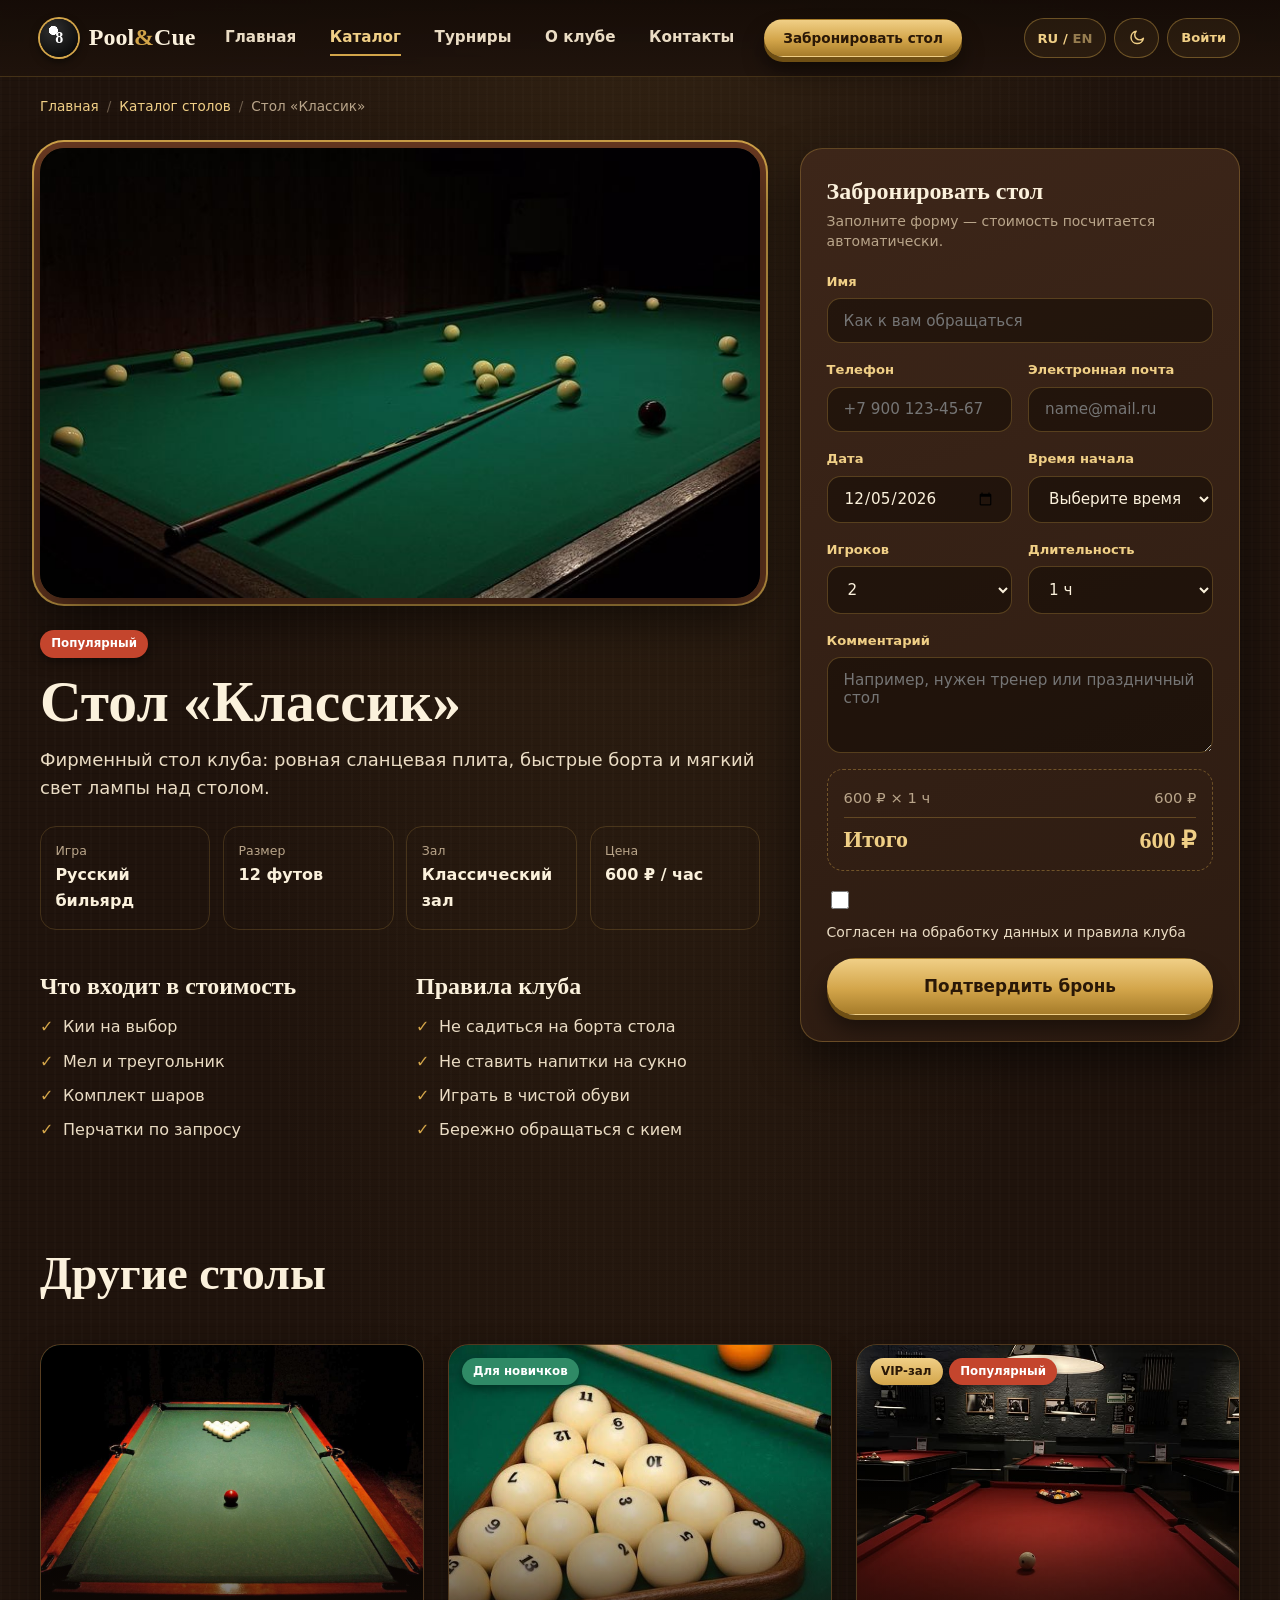
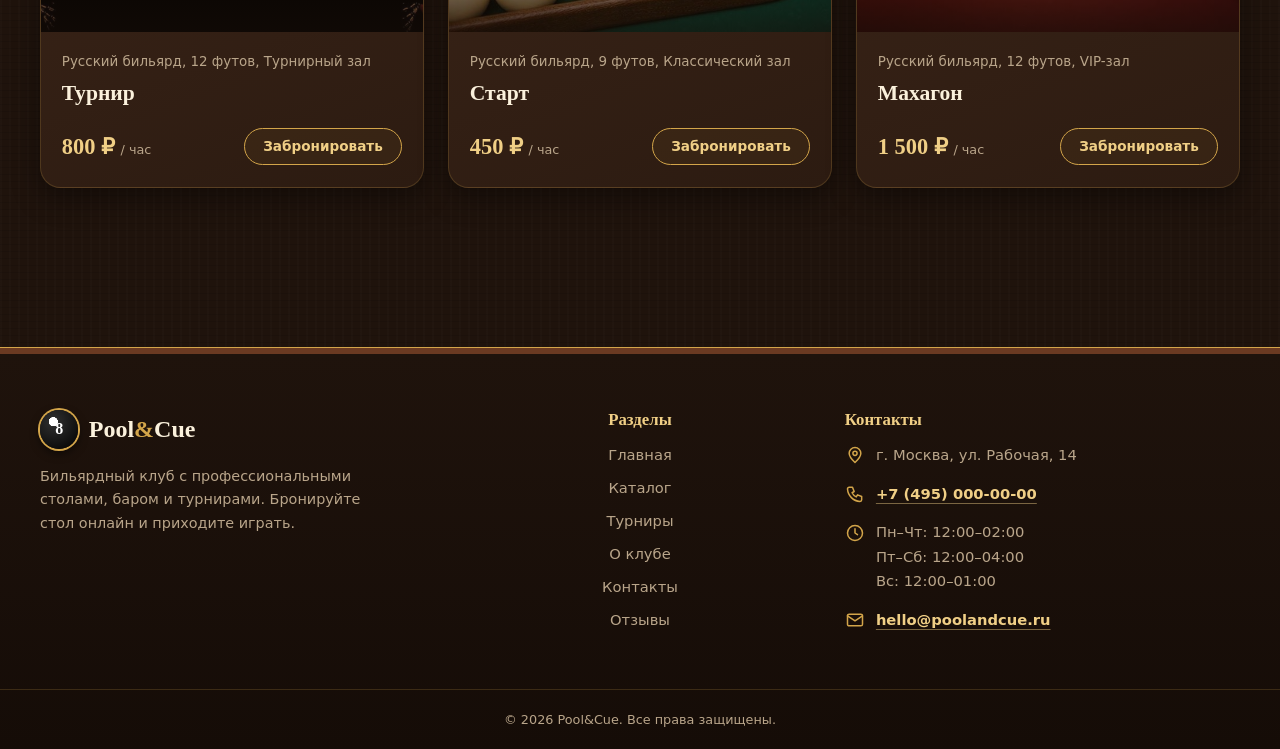
<file: table.html>
<!doctype html>
<html lang="ru">
<head>
<meta charset="utf-8">
<meta name="viewport" content="width=device-width,initial-scale=1">
<title>Стол и бронирование — Pool&amp;Cue</title>
<meta name="description" content="Подробности о столе и онлайн-бронирование в бильярдном клубе Pool&Cue.">
<link rel="icon" href="data:image/svg+xml,%3Csvg xmlns='http://www.w3.org/2000/svg' viewBox='0 0 32 32'%3E%3Ccircle cx='16' cy='16' r='15' fill='%23150c07' stroke='%23d3a54a' stroke-width='2'/%3E%3Ccircle cx='16' cy='16' r='7' fill='%23f1e6d1'/%3E%3C/svg%3E">
<link rel="stylesheet" href="css/style.css">
<link rel="stylesheet" href="css/utilities.css">
<script src="js/data.js"></script>
<script src="js/main.js" defer></script>
</head>
<body>
<div id="site-header"></div>
<main>

<nav class="crumbs container" aria-label="Хлебные крошки"></nav>
<div class="container grid gap-10 py-6 lg:grid-cols-[1fr_440px]">
  <div>
    <div class="media" id="tImg" style="aspect-ratio:16/10"></div>
    <div class="mt-8"><div class="flex flex-wrap gap-2" id="tTags"></div><h1 class="page-head__title mt-3" id="tName"></h1><p class="mt-3 text-lg" id="tDesc"></p></div>
    <div class="spec mt-6" id="tSpec"></div>
    <div class="mt-10 grid gap-8 md:grid-cols-2">
      <div><h2 class="text-2xl mb-3">Что входит в стоимость</h2><ul class="list-check"><li>Кии на выбор</li><li>Мел и треугольник</li><li>Комплект шаров</li><li>Перчатки по запросу</li></ul></div>
      <div><h2 class="text-2xl mb-3">Правила клуба</h2><ul class="list-check"><li>Не садиться на борта стола</li><li>Не ставить напитки на сукно</li><li>Играть в чистой обуви</li><li>Бережно обращаться с кием</li></ul></div>
    </div>
  </div>
  <aside><div class="form-panel" style="position:sticky;top:96px" id="bookBox">
    <h2 class="text-2xl mb-1">Забронировать стол</h2><p class="mb-5 text-sm text-[color:var(--muted)]">Заполните форму — стоимость посчитается автоматически.</p>
    <form id="bookForm" novalidate class="grid gap-4">
      <div class="field"><label class="field__label" for="bName">Имя</label><input class="field__input" id="bName" name="name" autocomplete="name" data-rule="required minlen:2" placeholder="Как к вам обращаться"></div>
      <div class="grid gap-4 sm:grid-cols-2"><div class="field"><label class="field__label" for="bPhone">Телефон</label><input class="field__input" id="bPhone" name="phone" type="tel" autocomplete="tel" data-rule="required phone" placeholder="+7 900 123-45-67"></div>
      <div class="field"><label class="field__label" for="bMail">Электронная почта</label><input class="field__input" id="bMail" name="email" type="email" autocomplete="email" data-rule="required email" placeholder="name@mail.ru"></div></div>
      <div class="grid gap-4 sm:grid-cols-2"><div class="field"><label class="field__label" for="bDate">Дата</label><input class="field__input" id="bDate" name="date" type="date" data-rule="date"></div>
      <div class="field"><label class="field__label" for="bTime">Время начала</label><select class="field__input" id="bTime" name="time" data-rule="required"></select></div></div>
      <div class="grid gap-4 sm:grid-cols-2"><div class="field"><label class="field__label" for="bPlayers">Игроков</label><select class="field__input" id="bPlayers" name="players"></select></div>
      <div class="field"><label class="field__label" for="bHours">Длительность</label><select class="field__input" id="bHours" name="hours"></select></div></div>
      <div class="field"><label class="field__label" for="bComment">Комментарий</label><textarea class="field__input" id="bComment" name="comment" placeholder="Например, нужен тренер или праздничный стол"></textarea></div>
      <div class="sum" id="sum" aria-live="polite"></div>
      <div class="field field--check"><input type="checkbox" id="bAgree" data-rule="agree"><label for="bAgree" class="text-sm">Согласен на обработку данных и правила клуба</label></div>
      <button class="btn btn--primary btn--lg btn--block" type="submit">Подтвердить бронь</button>
    </form>
  </div></aside>
</div>
<section class="section"><div class="container"><div class="section__head"><h2 class="section__title">Другие столы</h2></div><div class="grid gap-6 sm:grid-cols-2 lg:grid-cols-3" id="more"></div></div></section>

</main>
<div id="site-footer"></div>
<script>
document.addEventListener("DOMContentLoaded",()=>{

const id=+new URLSearchParams(location.search).get("id")||1,t=TABLES.find(x=>x.id===id)||TABLES[0];
document.title=`${t.name} — бронирование — Pool&Cue`;
crumbs([["Каталог столов","catalog.html"],[`Стол «${t.name}»`]]);
$("#tImg").innerHTML=`<img src="images/${t.img}" alt="Стол «${t.name}»: ${TYPES[t.type]}">`;
$("#tTags").innerHTML=t.tags.map(g=>`<span class="badge badge--${TAGS[g]}">${g}</span>`).join("");
$("#tName").textContent=`Стол «${t.name}»`;$("#tDesc").textContent=t.desc;
$("#tSpec").innerHTML=[["Игра",TYPES[t.type]],["Размер",t.size],["Зал",t.hall],["Цена",money(t.price)+" / час"]].map(([k,v])=>`<div class="spec__item"><p class="spec__k">${k}</p><p class="spec__v">${v}</p></div>`).join("");
const f=$("#bookForm"),today=todayStr();
f.date.min=today;f.date.value=today;
f.time.innerHTML='<option value="">Выберите время</option>'+Array.from({length:12},(_,i)=>`<option>${String(i+12).padStart(2,"0")}:00</option>`).join("");
f.players.innerHTML=Array.from({length:8},(_,i)=>`<option value="${i+1}">${i+1}</option>`).join("");f.players.value=2;
f.hours.innerHTML=Array.from({length:6},(_,i)=>`<option value="${i+1}">${i+1} ч</option>`).join("");
function calc(){const h=+f.hours.value,base=t.price*h,d=h>=3?Math.round(base*.1):0;
$("#sum").innerHTML=`<div class="sum__row"><span>${money(t.price)} × ${h} ч</span><span>${money(base)}</span></div>${d?`<div class="sum__row"><span>Скидка 10% за 3 часа и больше</span><span>−${money(d)}</span></div>`:""}<div class="sum__row sum__row--total"><span>Итого</span><span>${money(base-d)}</span></div>`;return base-d}
f.hours.addEventListener("change",calc);calc();
const u=Auth.me(),qp=new URLSearchParams(location.search);
if(u){f.name.value=u.name;f.phone.value=u.phone;f.email.value=u.email}
if(qp.get("date")&&qp.get("date")>=today)f.date.value=qp.get("date");if(qp.get("time"))f.time.value=qp.get("time");if(qp.get("hours"))f.hours.value=qp.get("hours");calc();
const busyBox=document.createElement("div");busyBox.className="notice";busyBox.hidden=true;$("#sum").before(busyBox);
let busy=false;
function check(){busy=false;busyBox.hidden=true;if(!f.date.value||!f.time.value)return;const l=Slots.busyHours(t.id,f.date.value,+f.time.value.slice(0,2),+f.hours.value);if(!l.length)return;busy=true;busyBox.hidden=false;
busyBox.innerHTML=`<p><b>Стол занят</b> в ${l.map(x=>x+":00").join(", ")}. Выберите другое время или встаньте в лист ожидания: если время освободится, мы изменим статус заявки.</p><button class="btn btn--ghost btn--sm" id="waitBtn" type="button">Встать в лист ожидания</button>`}
["date","time","hours"].forEach(n=>f[n].addEventListener("change",check));check();
busyBox.addEventListener("click",e=>{if(!e.target.closest("#waitBtn"))return;needAuth(()=>addWait({tableId:t.id,table:t.name,date:f.date.value,time:f.time.value,hours:+f.hours.value}))});
f.onsubmit=e=>{e.preventDefault();let ok=validateForm(f);
if(f.date.value===today&&f.time.value&&+f.time.value.slice(0,2)<=new Date().getHours()){setError(f.time,"Это время уже прошло, выберите позже");ok=false}
if(!ok){toast("Проверьте поля формы: есть ошибки",true);return}
if(busy){toast("Это время занято. Выберите другое или встаньте в лист ожидания",true);return}
needAuth(()=>{const total=calc(),b=Bookings.add({type:"table",tableId:t.id,table:t.name,date:f.date.value,time:f.time.value,hours:+f.hours.value,players:+f.players.value,total});
$("#bookBox").innerHTML=`<div class="text-center py-4"><div class="feature__icon mx-auto" style="width:4rem;height:4rem">${icon("cup")}</div><h2 class="text-2xl">Стол забронирован</h2><p class="mt-3">Номер брони: <b class="text-[color:var(--brass-light)]">${b.id}</b></p><p class="mt-2 text-[color:var(--muted)]">«${esc(t.name)}», ${fmtDate(b.date)} в ${b.time}, ${b.hours} ч. К оплате в клубе: ${money(total)}.</p><div class="flex flex-wrap gap-3" style="justify-content:center;margin-top:1.4rem"><a class="btn btn--primary" href="account.html">Мои брони</a><a class="btn btn--ghost" href="table.html?id=${t.id}">Забронировать ещё</a></div></div>`;
toast("Бронь принята. Подтверждение придёт на почту")})};
$("#more").innerHTML=TABLES.filter(x=>x.id!==t.id&&x.type===t.type).concat(TABLES.filter(x=>x.type!==t.type)).slice(0,3).map(cardHTML).join("");

});
</script>
</body>
</html>
</file>
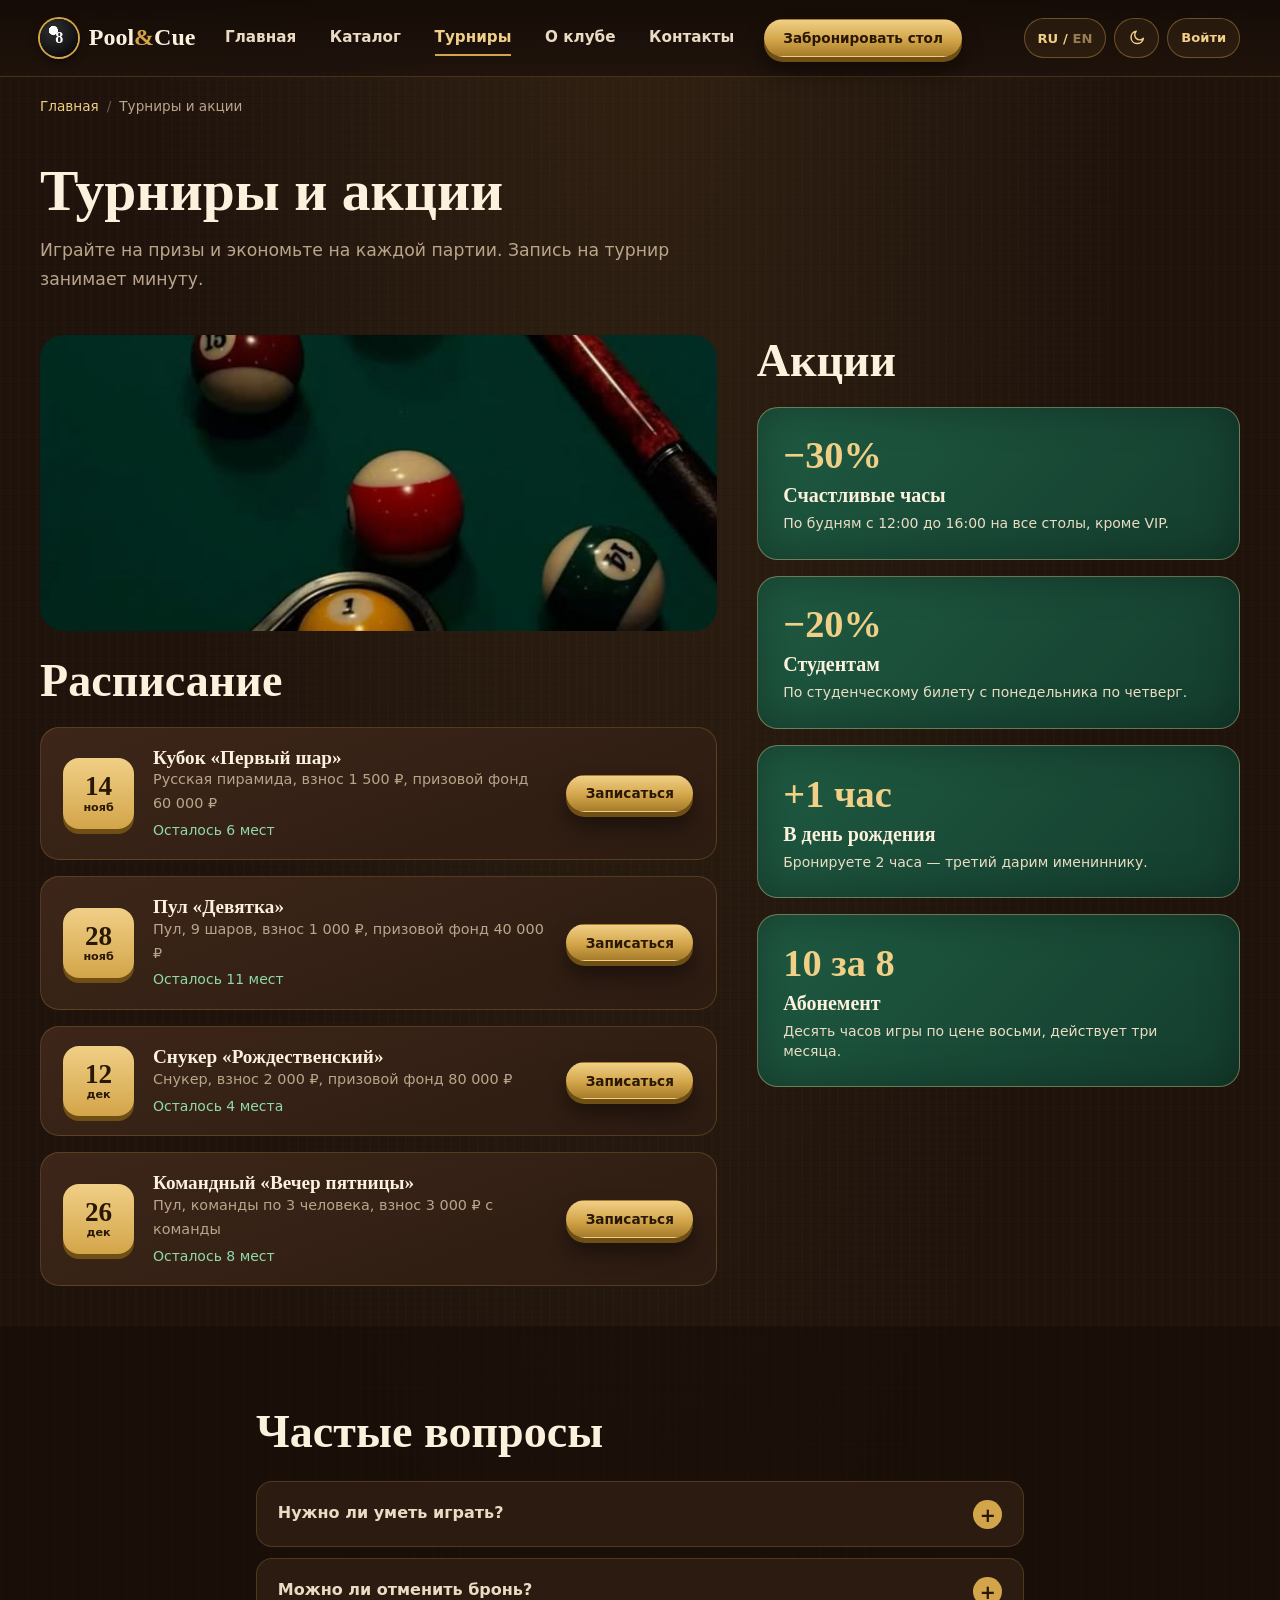
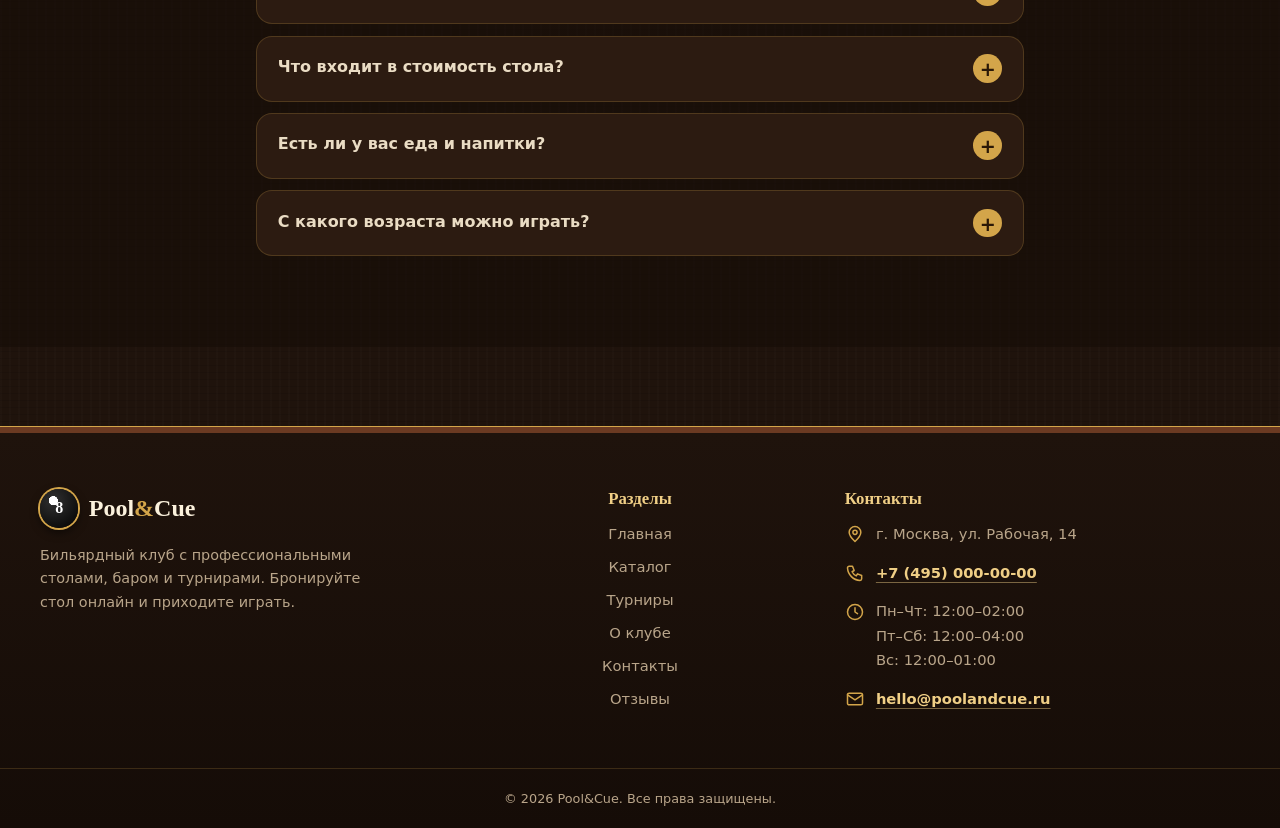
<file: tournaments.html>
<!doctype html>
<html lang="ru">
<head>
<meta charset="utf-8">
<meta name="viewport" content="width=device-width,initial-scale=1">
<title>Турниры и акции — Pool&amp;Cue</title>
<meta name="description" content="Расписание турниров и акции бильярдного клуба Pool&Cue: скидки, абонементы и подарки.">
<link rel="icon" href="data:image/svg+xml,%3Csvg xmlns='http://www.w3.org/2000/svg' viewBox='0 0 32 32'%3E%3Ccircle cx='16' cy='16' r='15' fill='%23150c07' stroke='%23d3a54a' stroke-width='2'/%3E%3Ccircle cx='16' cy='16' r='7' fill='%23f1e6d1'/%3E%3C/svg%3E">
<link rel="stylesheet" href="css/style.css">
<link rel="stylesheet" href="css/utilities.css">
<script src="js/data.js"></script>
<script src="js/main.js" defer></script>
</head>
<body>
<div id="site-header"></div>
<main>

<nav class="crumbs container" aria-label="Хлебные крошки" data-trail="Турниры и акции"></nav>
<div class="container page-head"><h1 class="page-head__title">Турниры и акции</h1><p class="page-head__lead">Играйте на призы и экономьте на каждой партии. Запись на турнир занимает минуту.</p></div>
<section class="container grid gap-10 pb-10 lg:grid-cols-[1.4fr_1fr]">
  <div><img class="mb-6 rounded-3xl w-full" style="aspect-ratio:16/7;object-fit:cover;background:radial-gradient(circle,var(--oak),var(--walnut-800))" src="images/tournament-banner.png" alt="Финал турнира: два игрока у стола под лампой"><h2 class="section__title mb-5">Расписание</h2><div class="grid gap-4" id="events"></div></div>
  <div><h2 class="section__title mb-5">Акции</h2><div class="grid gap-4" id="promos"></div></div>
</section>
<section class="section section--dark"><div class="container max-w-3xl"><h2 class="section__title mb-6">Частые вопросы</h2><div id="faq"></div></div></section>

</main>
<div id="site-footer"></div>
<script>
document.addEventListener("DOMContentLoaded",()=>{

$("#events").innerHTML=TOURNAMENTS.map((e,i)=>`<div class="event"><div class="event__date"><span>${e.d}<small>${e.m}</small></span></div><div><h3 class="event__title">${e.title}</h3><p class="event__meta">${e.meta}</p><p class="mt-1 text-sm text-[color:var(--ok)]">${e.seats}</p></div><button class="btn btn--primary btn--sm" data-reg="${i}">Записаться</button></div>`).join("");
$("#promos").innerHTML=PROMOS.map(p=>`<div class="promo"><p class="promo__big">${p.big}</p><h3 class="text-xl mt-1">${p.t}</h3><p class="mt-1 text-sm">${p.d}</p></div>`).join("");
document.addEventListener("click",ev=>{const b=ev.target.closest("[data-reg]");if(!b)return;const e=TOURNAMENTS[b.dataset.reg];
const m=openModal(`<form class="modal__body" novalidate><h3 class="text-2xl">Запись: ${e.title}</h3><p class="text-sm text-[color:var(--muted)]">${e.d} ${e.m}. ${e.meta}</p><div class="field"><label class="field__label" for="rName">Имя</label><input class="field__input" id="rName" data-rule="required minlen:2"></div><div class="field"><label class="field__label" for="rPhone">Телефон</label><input class="field__input" id="rPhone" type="tel" data-rule="required phone" placeholder="+7 900 123-45-67"></div><div class="field"><label class="field__label" for="rLevel">Уровень игры</label><select class="field__input" id="rLevel"><option>Новичок</option><option>Любитель</option><option>Опытный игрок</option></select></div><button class="btn btn--primary" type="submit">Отправить заявку</button></form>`);
$("form",m).onsubmit=s=>{s.preventDefault();if(!validateForm(s.target)){toast("Проверьте поля формы",true);return}m.close();toast(`Заявка на «${e.title}» отправлена`)}});
const fq=$("#faq");if(fq)fq.innerHTML=FAQ.map(([q,a])=>`<details class="faq"><summary class="faq__q">${q}</summary><p class="faq__a">${a}</p></details>`).join("");
});
</script>
</body>
</html>
</file>
<file: css/style.css>
/* Pool&Cue — стили. БЭМ + CSS-переменные; раскладка — Tailwind (CDN) + Flexbox/Grid */
:root{--walnut-950:#150c07;--walnut-900:#1f130c;--walnut-800:#2c1b11;--walnut-700:#3d2619;--mahogany:#6b3a22;--oak:#a8703f;--brass:#d3a54a;--brass-light:#f0cf86;--brass-dark:#6f4f14;--felt:#1f5a42;--felt-dark:#143d2d;--chalk:#f1e6d1;--text:#eadcc4;--muted:#b9a58a;--danger:#ff8a72;--ok:#8fd9a8;--ease:cubic-bezier(.2,.8,.2,1);--heading:#fbf1dc;--gold-hi:#f0cf86;--input-bg:rgba(10,5,2,.45);--panel-dark:var(--panel-dark);--section-dark:rgba(21,12,7,.55)}
*{box-sizing:border-box}
html{scroll-behavior:smooth;scroll-padding-top:96px}
body{margin:0;padding-top:76px;font-family:system-ui,-apple-system,'Segoe UI',Roboto,sans-serif;color:var(--text);line-height:1.65;background-color:var(--walnut-900);background-image:radial-gradient(ellipse at 50% -10%,rgba(211,165,74,.10),transparent 55%),repeating-linear-gradient(90deg,rgba(255,255,255,.012) 0 2px,transparent 2px 9px),repeating-linear-gradient(0deg,rgba(0,0,0,.10) 0 1px,transparent 1px 7px)}
h1,h2,h3,h4{font-family:Georgia,'Times New Roman',serif;line-height:1.12;margin:0;color:var(--heading)}
p{margin:0}
:focus-visible{outline:2px solid var(--brass-light);outline-offset:3px}
.container{width:min(1200px,100% - 2rem);margin-inline:auto}
.is-missing{opacity:0}
@media (prefers-reduced-motion:reduce){*{transition:none!important;animation:none!important;scroll-behavior:auto!important}}

/* базовые сбросы */
img,canvas,svg{display:block;max-width:100%}img{height:auto}
a{color:inherit}[hidden]{display:none!important}
button,input,select,textarea{font:inherit;color:inherit}
ul{margin:0}
/* header / nav */
.header{position:fixed;top:0;left:0;right:0;z-index:50;background:linear-gradient(180deg,rgba(21,12,7,.96),rgba(31,19,12,.92));backdrop-filter:blur(10px);border-bottom:1px solid rgba(211,165,74,.25);transition:box-shadow .3s}
.header--scrolled{box-shadow:0 12px 30px rgba(0,0,0,.55)}
.logo{display:inline-flex;align-items:center;gap:.65rem;text-decoration:none}
.logo__ball{display:grid;place-items:center;width:2.4rem;height:2.4rem;border-radius:50%;background:radial-gradient(circle at 35% 30%,#fff 0 12%,#2a2a2a 13%,#000);box-shadow:0 0 0 2px var(--brass),0 4px 10px rgba(0,0,0,.6);color:#fff;font:800 1rem Georgia,'Times New Roman',serif;transition:transform .6s var(--ease)}
.logo:hover .logo__ball{transform:rotate(360deg)}
.logo__text{font:800 1.5rem Georgia,'Times New Roman',serif;color:var(--heading)}.logo__amp{color:var(--brass)}
.nav{display:flex;align-items:center;gap:.4rem}
.nav__link{position:relative;padding:.5rem .85rem;text-decoration:none;font-weight:600;font-size:.95rem;color:var(--text);transition:color .2s}
.nav__link::after{content:"";position:absolute;left:.85rem;right:.85rem;bottom:.15rem;height:2px;background:var(--brass);transform:scaleX(0);transform-origin:left;transition:transform .35s var(--ease)}
.nav__link:hover,.nav__link--active{color:var(--brass-light)}.nav__link:hover::after,.nav__link--active::after{transform:scaleX(1)}
.nav__cta{margin-left:.6rem}
.burger{display:none;width:44px;height:44px;border:1px solid rgba(211,165,74,.4);border-radius:12px;background:var(--walnut-800);cursor:pointer;flex-direction:column;justify-content:center;align-items:center;gap:5px}
.burger span{width:20px;height:2px;background:var(--brass-light);transition:transform .3s}
@media(max-width:1100px){.burger{display:flex}.nav{position:absolute;top:76px;left:0;right:0;flex-direction:column;align-items:stretch;padding:1rem;background:var(--walnut-950);border-bottom:1px solid rgba(211,165,74,.3);display:none}.nav--open{display:flex}.nav__link{padding:.8rem}.nav__cta{margin:.5rem 0 0}}

/* buttons */
a.btn,button.btn{position:relative;display:inline-flex;align-items:center;justify-content:center;gap:.5rem;padding:.9rem 1.7rem;border-radius:999px;border:1px solid transparent;font:700 .95rem system-ui,-apple-system,'Segoe UI',Roboto,sans-serif;text-decoration:none;cursor:pointer;overflow:hidden;isolation:isolate;transition:transform .25s var(--ease),box-shadow .25s,background .25s,color .25s}
.btn::before{content:"";position:absolute;inset:0;z-index:-1;background:linear-gradient(110deg,transparent 30%,rgba(255,255,255,.5) 50%,transparent 70%);transform:translateX(-130%);transition:transform .7s var(--ease)}
.btn:hover::before{transform:translateX(130%)}
.btn:hover{transform:translateY(-3px)}.btn:active{transform:translateY(2px) scale(.98)}
.btn[disabled]{opacity:.5;pointer-events:none}
.btn.btn--primary{background:linear-gradient(180deg,var(--gold-hi),var(--brass) 55%,#a67c2a);color:#2a1807;box-shadow:0 5px 0 var(--brass-dark),0 14px 22px rgba(0,0,0,.45)}
.btn.btn--primary:hover{box-shadow:0 8px 0 var(--brass-dark),0 20px 34px rgba(211,165,74,.35)}
.btn.btn--primary:active{box-shadow:0 1px 0 var(--brass-dark),0 4px 10px rgba(0,0,0,.4)}
.btn.btn--ghost{background:rgba(211,165,74,.06);border-color:var(--brass);color:var(--brass-light)}
.btn.btn--ghost:hover{background:var(--brass);color:#2a1807;box-shadow:0 12px 26px rgba(211,165,74,.3)}
.btn.btn--felt{background:linear-gradient(180deg,#2f8a66,var(--felt) 60%,var(--felt-dark));color:#f1e6d1;box-shadow:0 5px 0 #0b2619,0 14px 22px rgba(0,0,0,.4)}
.btn.btn--felt:hover{box-shadow:0 8px 0 #0b2619,0 20px 32px rgba(47,138,102,.4)}
.btn.btn--sm{padding:.6rem 1.15rem;font-size:.85rem}.btn.btn--lg{padding:1.1rem 2.2rem;font-size:1.05rem}.btn.btn--block{width:100%}

/* sections */
.section{padding:5rem 0}
.section--felt{background:radial-gradient(ellipse at 50% 0,#2b7a58,transparent 70%),repeating-linear-gradient(45deg,rgba(255,255,255,.025) 0 1px,transparent 1px 4px),var(--felt-dark);border-block:6px solid var(--mahogany);box-shadow:inset 0 0 80px rgba(0,0,0,.5)}
.section--chalk{background:linear-gradient(180deg,#f6ecd8,var(--chalk));color:#3a2414;border-block:6px solid var(--oak)}
.section--chalk h2,.section--chalk h3{color:#2c1b11}.section--chalk .section__lead{color:#6a4a32}
.section--dark{background:var(--section-dark)}
.section__head{max-width:40rem;margin-bottom:2.8rem}.section__head--center{margin-inline:auto;text-align:center}
.section__title{font-size:clamp(1.9rem,3.6vw,2.9rem);font-weight:800}
.section__lead{margin-top:.8rem;color:var(--muted);font-size:1.05rem}
.crumbs{padding:1.2rem 0 .4rem;font-size:.85rem;color:var(--muted)}.crumbs a{color:var(--brass-light);text-decoration:none}.crumbs a:hover{text-decoration:underline}.crumbs__sep{margin:0 .5rem;opacity:.5}
.page-head{padding:2.2rem 0 2.6rem}.page-head__title{font-size:clamp(2.2rem,5vw,3.6rem);font-weight:800}.page-head__lead{margin-top:.8rem;color:var(--muted);max-width:42rem;font-size:1.08rem}

/* hero */
.hero{position:relative;min-height:calc(100vh - 76px);display:flex;align-items:center;overflow:hidden;background:radial-gradient(ellipse at 50% 0,#3b2515,var(--walnut-950) 70%)}
.hero__img{position:absolute;inset:0;width:100%;height:100%;object-fit:cover;opacity:.55}
.hero__shade{position:absolute;inset:0;background:linear-gradient(90deg,rgba(21,12,7,.92),rgba(21,12,7,.35) 70%),linear-gradient(0deg,var(--walnut-900),transparent 30%)}
.hero__lamp{position:absolute;top:-12%;left:50%;width:min(900px,120vw);height:130%;transform:translateX(-50%);background:conic-gradient(from 180deg at 50% 0,transparent 160deg,rgba(255,214,140,.16) 180deg,transparent 200deg);pointer-events:none;animation:lamp 6s ease-in-out infinite alternate}
@keyframes lamp{from{opacity:.6;transform:translateX(-50%) rotate(-1.2deg)}to{opacity:1;transform:translateX(-50%) rotate(1.2deg)}}
.hero__inner{position:relative;padding:4rem 0}
.hero__title{font-size:clamp(2.6rem,7vw,5.4rem);font-weight:800;max-width:14ch;text-shadow:0 6px 30px rgba(0,0,0,.6)}
.hero__text{margin-top:1.3rem;max-width:34rem;font-size:1.15rem;color:var(--text)}
.quick{display:grid;grid-template-columns:repeat(auto-fit,minmax(160px,1fr));gap:.8rem;align-items:end;margin-top:2.4rem;padding:1.1rem;max-width:52rem;border-radius:1.4rem;background:linear-gradient(160deg,rgba(61,38,25,.92),rgba(31,19,12,.92));border:1px solid rgba(211,165,74,.35);box-shadow:0 24px 50px rgba(0,0,0,.55),inset 0 1px 0 rgba(255,255,255,.08)}

/* forms */
.field{display:flex;flex-direction:column;gap:.35rem;position:relative}
.field__label{font-size:.82rem;font-weight:700;color:var(--brass-light)}
.field__input{width:100%;padding:.8rem 1rem;border-radius:.85rem;border:1px solid rgba(211,165,74,.3);background:var(--input-bg);color:var(--heading);font:500 .95rem system-ui,-apple-system,'Segoe UI',Roboto,sans-serif;transition:border-color .2s,box-shadow .2s,background .2s}
.field__input:hover{border-color:rgba(211,165,74,.6)}
.field__input:focus{outline:none;border-color:var(--brass-light);box-shadow:0 0 0 4px rgba(211,165,74,.18);background:var(--input-bg)}
.field__input option{background:var(--walnut-800)}
textarea.field__input{min-height:96px;resize:vertical}
.field__msg{font-size:.8rem;color:var(--danger)}.field__msg:empty{display:none}
.field--error .field__input{border-color:var(--danger);box-shadow:0 0 0 4px rgba(255,138,114,.12)}
.field--check{flex-direction:row;flex-wrap:wrap;align-items:flex-start;gap:.6rem}.field--check .field__msg{width:100%}
.field--check input{accent-color:var(--brass);width:1.15rem;height:1.15rem;margin-top:.25rem}
input[type=range]{accent-color:var(--brass);width:100%}
.form-panel{padding:1.6rem;border-radius:1.4rem;background:linear-gradient(160deg,var(--walnut-700),var(--walnut-800));border:1px solid rgba(211,165,74,.3);box-shadow:0 20px 44px rgba(0,0,0,.5)}
.chips{display:flex;flex-wrap:wrap;gap:.5rem}.chip{position:relative;cursor:pointer}.chip input{position:absolute;opacity:0}
.chip span{display:inline-block;padding:.45rem .95rem;border-radius:999px;border:1px solid rgba(211,165,74,.35);font-size:.88rem;font-weight:600;transition:all .2s var(--ease)}
.chip:hover span{transform:translateY(-2px);border-color:var(--brass)}
.chip input:checked+span{background:var(--brass);color:#2a1807;border-color:var(--brass);box-shadow:0 6px 14px rgba(211,165,74,.3)}
.chip input:focus-visible+span{outline:2px solid var(--brass-light);outline-offset:3px}
.sum{display:grid;gap:.4rem;padding:1rem;border-radius:1rem;background:var(--panel-dark);border:1px dashed rgba(211,165,74,.4)}
.sum__row{display:flex;justify-content:space-between;font-size:.92rem;color:var(--muted)}.sum__row--total{font:800 1.5rem Georgia,'Times New Roman',serif;color:var(--brass-light);padding-top:.5rem;border-top:1px solid rgba(211,165,74,.3)}

/* cards */
.card{display:flex;flex-direction:column;overflow:hidden;border-radius:1.3rem;background:linear-gradient(160deg,var(--walnut-700),var(--walnut-800));border:1px solid rgba(211,165,74,.2);box-shadow:0 10px 28px rgba(0,0,0,.4);transition:transform .45s var(--ease),box-shadow .45s,border-color .45s}
.card:hover{transform:translateY(-8px);border-color:rgba(240,207,134,.7);box-shadow:0 26px 50px rgba(0,0,0,.55),0 0 36px rgba(211,165,74,.18)}
.card__media{position:relative;aspect-ratio:4/3;overflow:hidden;background:radial-gradient(circle at 50% 40%,#2f7a58,var(--felt-dark) 75%)}
.card__media img{position:absolute;inset:0;width:100%;height:100%;object-fit:cover;transition:transform .9s var(--ease),filter .6s}
.card:hover .card__media img{transform:scale(1.12) rotate(.6deg);filter:saturate(1.15) brightness(1.05)}
.card__media::after{content:"";position:absolute;inset:0;background:linear-gradient(0deg,rgba(21,12,7,.75),transparent 55%);pointer-events:none}
.card__badges{position:absolute;top:.8rem;left:.8rem;z-index:2;display:flex;flex-wrap:wrap;gap:.4rem}
.card__body{display:flex;flex-direction:column;gap:.5rem;padding:1.2rem 1.3rem 1.4rem;flex:1}
.card__meta{font-size:.84rem;color:var(--muted)}.card__title{font-size:1.35rem;font-weight:700}.card__text{color:var(--muted);font-size:.95rem}
.card__foot{display:flex;align-items:center;justify-content:space-between;gap:.8rem;margin-top:auto;padding-top:.9rem}
.card__price{font:800 1.4rem Georgia,'Times New Roman',serif;color:var(--brass-light)}.card__price small{font:500 .8rem system-ui,'Segoe UI',sans-serif;color:var(--muted)}
.badge{display:inline-flex;align-items:center;gap:.35rem;padding:.25rem .7rem;border-radius:999px;font-size:.74rem;font-weight:800;backdrop-filter:blur(6px);box-shadow:0 4px 10px rgba(0,0,0,.4)}
.badge--new{background:#2f8a66;color:#fff}.badge--vip{background:linear-gradient(180deg,var(--gold-hi),var(--brass));color:#2a1807}.badge--hot{background:#c4452d;color:#fff}.badge--free{background:rgba(21,12,7,.85);color:var(--ok);border:1px solid var(--ok)}
.badge--free::before{content:"";width:.5rem;height:.5rem;border-radius:50%;background:var(--ok);animation:pulse 1.6s infinite}
@keyframes pulse{0%{box-shadow:0 0 0 0 rgba(143,217,168,.7)}70%,100%{box-shadow:0 0 0 7px rgba(143,217,168,0)}}
.hall{position:relative;display:block;aspect-ratio:3/4;overflow:hidden;border-radius:1.3rem;text-decoration:none;background:radial-gradient(circle at 50% 30%,var(--mahogany),var(--walnut-900));border:1px solid rgba(211,165,74,.25);transition:transform .45s var(--ease),box-shadow .45s}
.hall img{position:absolute;inset:0;width:100%;height:100%;object-fit:cover;transition:transform 1s var(--ease)}
.hall::after{content:"";position:absolute;inset:0;background:linear-gradient(0deg,rgba(21,12,7,.92),transparent 60%)}
.hall:hover{transform:translateY(-8px);box-shadow:0 26px 50px rgba(0,0,0,.6),0 0 0 2px var(--brass)}.hall:hover img{transform:scale(1.12)}
.hall__body{position:absolute;z-index:2;left:1.2rem;right:1.2rem;bottom:1.1rem}.hall__title{font-size:1.4rem}.hall__text{font-size:.88rem;color:var(--text);max-height:0;opacity:0;overflow:hidden;transition:max-height .5s var(--ease),opacity .4s}
.hall:hover .hall__text,.hall:focus-visible .hall__text{max-height:6rem;opacity:1;margin-top:.4rem}
@media(hover:none){.hall__text{max-height:6rem;opacity:1;margin-top:.4rem}}
.feature{padding:1.7rem;border-radius:1.3rem;background:linear-gradient(160deg,var(--walnut-700),var(--walnut-800));border:1px solid rgba(211,165,74,.22);transition:transform .4s var(--ease),border-color .4s,box-shadow .4s}
.feature:hover{transform:translateY(-6px) rotate(-.4deg);border-color:var(--brass);box-shadow:0 20px 40px rgba(0,0,0,.5)}
.feature__icon{display:grid;place-items:center;width:3.4rem;height:3.4rem;margin-bottom:1rem;border-radius:50%;background:radial-gradient(circle at 35% 30%,var(--gold-hi),var(--brass) 60%,#8a6320);box-shadow:0 6px 0 var(--brass-dark),0 12px 18px rgba(0,0,0,.4);transition:transform .4s var(--ease)}
.feature:hover .feature__icon{transform:translateY(-4px) scale(1.08)}.feature__icon svg{width:1.6rem;height:1.6rem;stroke:#2a1807;fill:none;stroke-width:2;stroke-linecap:round;stroke-linejoin:round}
.feature__title{font-size:1.2rem;margin-bottom:.4rem}.feature__text{color:var(--muted);font-size:.95rem}
.stat{text-align:center;padding:1.4rem 1rem}.stat__num{font:800 clamp(2.6rem,5vw,4rem) Georgia,'Times New Roman',serif;color:var(--mahogany);line-height:1}.stat__label{margin-top:.5rem;font-weight:700;color:#6a4a32}
.media{position:relative;overflow:hidden;border-radius:1.5rem;aspect-ratio:4/3;background:radial-gradient(circle at 50% 40%,var(--oak),var(--walnut-800));box-shadow:0 24px 50px rgba(0,0,0,.55),0 0 0 6px var(--mahogany),0 0 0 8px var(--brass)}
.media img{position:absolute;inset:0;width:100%;height:100%;object-fit:cover;transition:transform 1s var(--ease)}.media:hover img{transform:scale(1.07)}
.event{display:grid;grid-template-columns:auto 1fr auto;gap:1.2rem;align-items:center;padding:1.2rem 1.4rem;border-radius:1.2rem;background:linear-gradient(160deg,var(--walnut-700),var(--walnut-800));border:1px solid rgba(211,165,74,.22);transition:transform .35s var(--ease),border-color .35s,box-shadow .35s}
.event:hover{transform:translateX(8px);border-color:var(--brass);box-shadow:-8px 10px 30px rgba(0,0,0,.45)}
.event__date{display:grid;place-items:center;width:4.4rem;height:4.4rem;border-radius:1rem;background:linear-gradient(180deg,var(--gold-hi),var(--brass));color:#2a1807;font:800 1.7rem/1 Georgia,'Times New Roman',serif;text-align:center;box-shadow:0 5px 0 var(--brass-dark)}.event__date small{display:block;font:700 .7rem system-ui,'Segoe UI',sans-serif}
.event__title{font-size:1.2rem}.event__meta{color:var(--muted);font-size:.9rem}
@media(max-width:640px){.event{grid-template-columns:auto 1fr}.event .btn{grid-column:1/-1}}
.promo{padding:1.6rem;border-radius:1.3rem;background:linear-gradient(135deg,var(--felt),var(--felt-dark));border:1px solid rgba(240,207,134,.35);box-shadow:inset 0 0 40px rgba(0,0,0,.3);transition:transform .4s var(--ease),box-shadow .4s}
.promo:hover{transform:translateY(-6px) scale(1.02);box-shadow:0 24px 44px rgba(0,0,0,.5),inset 0 0 40px rgba(0,0,0,.2)}
.promo__big{font:800 2.4rem Georgia,'Times New Roman',serif;color:var(--brass-light)}
.cta{position:relative;overflow:hidden;padding:3.5rem 2rem;text-align:center;border-radius:2rem;background:radial-gradient(ellipse at 50% 0,#8b4d2c,var(--mahogany) 50%,var(--walnut-800));border:2px solid var(--brass);box-shadow:0 30px 60px rgba(0,0,0,.55),inset 0 0 60px rgba(0,0,0,.35)}
.cta__text{max-width:34rem;margin:.8rem auto 1.6rem;color:var(--text)}
.timeline{position:relative;display:grid;gap:1.6rem;padding-left:2rem;border-left:2px solid var(--brass)}.timeline__item{position:relative}.timeline__item::before{content:"";position:absolute;left:calc(-2rem - 7px);top:.45rem;width:12px;height:12px;border-radius:50%;background:var(--brass);box-shadow:0 0 0 5px rgba(211,165,74,.25)}
.timeline__year{font:800 1.3rem Georgia,'Times New Roman',serif;color:var(--brass-light)}
.person{text-align:center}.person .media{aspect-ratio:1/1;border-radius:50%;margin:0 auto 1.2rem;max-width:200px;box-shadow:0 12px 30px rgba(0,0,0,.5),0 0 0 4px var(--brass)}
.info{display:flex;gap:1rem;padding:1.3rem;border-radius:1.2rem;background:var(--walnut-800);border:1px solid rgba(211,165,74,.22)}.info__t{font-weight:800;color:var(--brass-light)}
.social{display:inline-grid;place-items:center;width:2.8rem;height:2.8rem;border-radius:50%;border:1px solid var(--brass);color:var(--brass-light);font-weight:800;text-decoration:none;transition:all .3s var(--ease)}.social:hover{background:var(--brass);color:#2a1807;transform:translateY(-4px) rotate(8deg);box-shadow:0 10px 18px rgba(211,165,74,.35)}
.mapbox{display:grid;place-items:center;min-height:260px;border-radius:1.3rem;text-align:center;padding:1rem;color:var(--muted);background:repeating-linear-gradient(45deg,rgba(255,255,255,.03) 0 12px,transparent 12px 24px),var(--felt-dark);border:2px dashed var(--brass)}
.faq{border-radius:1rem;background:var(--walnut-800);border:1px solid rgba(211,165,74,.22);margin-bottom:.7rem;transition:border-color .3s,background .3s}.faq[open]{border-color:var(--brass);background:var(--walnut-700)}
.faq__q{list-style:none;cursor:pointer;display:flex;justify-content:space-between;gap:1rem;padding:1.1rem 1.3rem;font-weight:700}.faq__q::-webkit-details-marker{display:none}
.faq__q::after{content:"+";display:grid;place-items:center;flex:none;width:1.8rem;height:1.8rem;border-radius:50%;background:var(--brass);color:#2a1807;font-size:1.2rem;transition:transform .35s var(--ease)}.faq[open] .faq__q::after{transform:rotate(135deg)}.faq__a{padding:0 1.3rem 1.2rem;color:var(--muted);animation:fade .4s}
@keyframes fade{from{opacity:0;transform:translateY(-6px)}}
.list-check{display:grid;gap:.5rem;padding:0;margin:0;list-style:none}.list-check li{display:flex;gap:.6rem}.list-check li::before{content:"✓";color:var(--brass);font-weight:800}
.spec{display:grid;grid-template-columns:repeat(auto-fit,minmax(130px,1fr));gap:.8rem}.spec__item{padding:.9rem;border-radius:1rem;background:var(--panel-dark);border:1px solid rgba(211,165,74,.2)}.spec__k{font-size:.78rem;color:var(--muted)}.spec__v{font-weight:800;color:var(--heading)}
.filters{position:sticky;top:96px;align-self:start;display:grid;gap:1.3rem}
.empty{padding:3rem 1rem;text-align:center;border-radius:1.3rem;border:2px dashed rgba(211,165,74,.4);color:var(--muted)}

/* footer, modal, toast, to-top */
.footer{margin-top:5rem;background:linear-gradient(180deg,var(--walnut-900),var(--walnut-950));border-top:6px solid var(--mahogany);box-shadow:0 -1px 0 var(--brass)}
.footer__h{font:700 1.05rem Georgia,'Times New Roman',serif;color:var(--brass-light);margin-bottom:.8rem}.footer a{color:var(--muted);text-decoration:none;transition:color .2s,padding .2s}.footer a:hover{color:var(--brass-light);padding-left:.3rem}
.modal{position:fixed;inset:0;z-index:100;display:grid;place-items:center;padding:1rem;background:rgba(10,5,2,.8);backdrop-filter:blur(6px);animation:fade .3s}
.modal__box{position:relative;width:min(760px,100%);max-height:92vh;overflow:auto;border-radius:1.6rem;background:linear-gradient(160deg,var(--walnut-700),var(--walnut-800));border:1px solid var(--brass);box-shadow:0 40px 80px rgba(0,0,0,.7);animation:pop .45s var(--ease)}
@keyframes pop{from{opacity:0;transform:translateY(24px) scale(.94)}}
.modal__close{position:absolute;top:.8rem;right:.8rem;z-index:3;width:2.6rem;height:2.6rem;border-radius:50%;border:1px solid var(--brass);background:rgba(21,12,7,.85);color:var(--brass-light);font-size:1.3rem;cursor:pointer;transition:transform .35s var(--ease),background .2s}.modal__close:hover{transform:rotate(90deg);background:var(--brass);color:#2a1807}
.modal__grid{display:grid;grid-template-columns:1fr 1fr}.modal__grid>.media{border-radius:0;box-shadow:none;aspect-ratio:auto;min-height:260px}.modal__body{padding:2rem;display:grid;gap:1rem;align-content:center}
@media(max-width:640px){.modal__grid{grid-template-columns:1fr}}
.toast{position:fixed;left:1rem;bottom:1rem;z-index:120;max-width:22rem;padding:1rem 1.3rem;border-radius:1rem;font-weight:600;box-shadow:0 20px 40px rgba(0,0,0,.6);animation:pop .4s var(--ease);background:var(--felt);border:1px solid var(--ok);color:#fff}.toast--error{background:#6a2314;border-color:var(--danger)}

/* игры */
.game{padding:1rem;border-radius:1.8rem;background:linear-gradient(160deg,var(--mahogany),var(--walnut-800));border:2px solid var(--brass);box-shadow:0 30px 60px rgba(0,0,0,.6),inset 0 0 30px rgba(0,0,0,.4)}
.game__canvas{display:block;width:100%;height:auto;border-radius:1rem;touch-action:none;cursor:crosshair;box-shadow:0 0 0 3px var(--brass-dark)}
.game__bar{display:flex;flex-wrap:wrap;align-items:center;justify-content:space-between;gap:.8rem;margin-top:.9rem}
.game__stat{font:800 1.1rem Georgia,'Times New Roman',serif;color:var(--brass-light)}.game__hint{font-size:.88rem;color:var(--muted)}
.cat-row{display:flex;flex-wrap:wrap;gap:.5rem;margin-bottom:1.6rem}
.qty{display:inline-flex;align-items:center;gap:.4rem}.qty button{width:2.1rem;height:2.1rem;border-radius:50%;border:1px solid var(--brass);background:rgba(211,165,74,.1);color:var(--brass-light);font-size:1.1rem;font-weight:800;cursor:pointer;transition:all .2s var(--ease)}.qty button:hover{background:var(--brass);color:#2a1807;transform:scale(1.12)}.qty button:active{transform:scale(.92)}.qty b{min-width:1.4rem;text-align:center}
.cart{position:sticky;top:96px;align-self:start}.cart__line{display:flex;justify-content:space-between;align-items:center;gap:.6rem;padding:.6rem 0;border-bottom:1px dashed rgba(211,165,74,.25);font-size:.92rem}
.cart-pill{position:fixed;left:1rem;bottom:1rem;z-index:55;display:none}@media(max-width:1023px){.cart-pill{display:inline-flex}}
.screens{display:flex;gap:.3rem;flex-wrap:wrap}.screens i{width:1.7rem;height:1.1rem;border-radius:.2rem;background:linear-gradient(135deg,#7fd0ff,#2f6fb0);box-shadow:0 0 8px rgba(127,208,255,.6);border:2px solid #111}

.to-top{position:fixed;left:auto;right:1.2rem;bottom:1.2rem;z-index:60;display:grid;place-items:center;width:3.6rem;height:3.6rem;border-radius:50%;border:0;cursor:pointer;background:radial-gradient(circle at 32% 28%,#fff3b8 0,#f2b632 24%,#c98410 62%,#7a4a06);box-shadow:inset -6px -8px 12px rgba(0,0,0,.4),inset 3px 3px 6px rgba(255,255,255,.35),0 12px 20px rgba(0,0,0,.6);opacity:0;transform:translateY(40px) rotate(-180deg);pointer-events:none;transition:opacity .35s,transform .6s var(--ease)}
.to-top__dot{display:grid;place-items:center;width:1.7rem;height:1.7rem;border-radius:50%;background:#f6f1e4;color:#1a1008;font:800 1rem/1 Georgia,serif;box-shadow:inset 0 -2px 3px rgba(0,0,0,.25)}
.to-top--show{opacity:1;transform:none;pointer-events:auto}.to-top:hover{transform:translateY(-6px) rotate(360deg)}.to-top:active{transform:translateY(2px) scale(.94)}

/* клик по фото стола = быстрый просмотр */
.card__media{cursor:pointer}.card__media:focus-visible{outline:2px solid var(--brass-light);outline-offset:-4px}
.card__zoom{position:absolute;z-index:2;left:50%;top:50%;display:grid;place-items:center;width:3.4rem;height:3.4rem;margin:-1.7rem 0 0 -1.7rem;border-radius:50%;background:linear-gradient(180deg,var(--gold-hi),var(--brass));color:#2a1807;font:800 1.8rem/1 Georgia,serif;box-shadow:0 6px 0 var(--brass-dark),0 14px 24px rgba(0,0,0,.5);opacity:0;transform:scale(.4);transition:opacity .3s,transform .45s var(--ease)}
.card__media:hover .card__zoom,.card__media:focus-visible .card__zoom{opacity:1;transform:scale(1)}
@media(hover:none){.card__zoom{opacity:1;transform:none;left:auto;top:auto;right:.8rem;bottom:.8rem;margin:0;width:2.6rem;height:2.6rem;font-size:1.4rem}}
/* карточки преимуществ-ссылки */
.feature{display:block;text-decoration:none;color:inherit}
.feature__more{display:inline-block;margin-top:.9rem;font-weight:700;color:var(--brass-light);border-bottom:1px solid transparent;transition:border-color .2s,letter-spacing .3s}
.feature:hover .feature__more,.feature:focus-visible .feature__more{border-color:var(--brass-light);letter-spacing:.02em}
/* карта */
.map{display:block;width:100%;height:340px;border:0;border-radius:1.3rem;box-shadow:0 0 0 2px var(--brass),0 18px 40px rgba(0,0,0,.5);filter:sepia(.25) saturate(.9)}
.map-link{display:inline-block;margin-top:.7rem;color:var(--brass-light);font-weight:700}

/* футер */
.footer__grid{display:grid;grid-template-columns:1.2fr 1fr 1.2fr;gap:2.5rem;padding-block:3.5rem}
.footer__brand p{margin-top:1rem;max-width:22rem;font-size:.9rem;color:var(--muted)}
.footer__col--center{text-align:center}
.footer__list,.footer__contacts{display:grid;margin:0;padding:0;list-style:none;font-size:.92rem}
.footer__list{gap:.55rem}
.footer__list a:hover{padding-left:0}
.footer__contacts{gap:.9rem;color:var(--muted)}
.footer__contacts li{display:flex;align-items:flex-start;gap:.7rem}
.footer__ic{flex:none;width:1.25rem;height:1.25rem;margin-top:.15rem;stroke:var(--brass);fill:none;stroke-width:1.8;stroke-linecap:round;stroke-linejoin:round}
.footer__bottom{padding:1.2rem 1rem;border-top:1px solid rgba(211,165,74,.2);text-align:center;font-size:.8rem;color:var(--muted)}
@media(max-width:800px){.footer__grid{grid-template-columns:1fr;text-align:center}.footer__brand{display:grid;justify-items:center}.footer__contacts li{justify-content:center;text-align:left}}

/* переключатель разделов каталога */
.tabs{display:grid;grid-template-columns:repeat(3,1fr);gap:.9rem;margin-bottom:2rem}
.tabs__link{display:block;padding:1rem 1.3rem;border-radius:1.2rem;text-decoration:none;background:linear-gradient(160deg,var(--walnut-700),var(--walnut-800));border:1px solid rgba(211,165,74,.3);box-shadow:0 8px 20px rgba(0,0,0,.35);transition:transform .35s var(--ease),border-color .3s,box-shadow .35s}
.tabs__link:hover{transform:translateY(-4px);border-color:var(--brass);box-shadow:0 16px 30px rgba(0,0,0,.5)}
.tabs__title{display:block;font:800 1.2rem Georgia,'Times New Roman',serif;color:var(--heading)}
.tabs__text{display:block;margin-top:.15rem;font-size:.85rem;color:var(--muted)}
.tabs__link--active{background:linear-gradient(180deg,var(--gold-hi),var(--brass));border-color:var(--brass-light);box-shadow:0 5px 0 var(--brass-dark),0 14px 24px rgba(0,0,0,.45)}
.tabs__link--active .tabs__title{color:#2a1807}.tabs__link--active .tabs__text{color:#5a3d10}
@media(max-width:700px){.tabs{grid-template-columns:1fr}}

/* кликабельные контакты */
.info a,.footer__contacts a{color:var(--brass-light);font-weight:700;text-decoration:underline;text-decoration-color:rgba(240,207,134,.45);text-underline-offset:4px;transition:color .2s,text-decoration-color .2s}
.info a:hover,.footer__contacts a:hover{color:#fff;text-decoration-color:var(--brass-light)}
.info a[href^="tel:"]{font-size:1.2rem}

/* ===== инструменты в шапке ===== */
.tools{display:flex;align-items:center;gap:.5rem;margin-left:auto}
.tools__btn{display:inline-flex;align-items:center;justify-content:center;gap:.3rem;height:2.5rem;min-width:2.5rem;padding:0 .8rem;border-radius:999px;border:1px solid rgba(211,165,74,.4);background:rgba(211,165,74,.08);color:var(--brass-light);font:700 .82rem system-ui,sans-serif;text-decoration:none;cursor:pointer;transition:background .25s,color .25s,transform .25s var(--ease)}
.tools__btn:hover{background:var(--brass);color:#2a1807;transform:translateY(-2px)}
.tools__btn svg{width:1.1rem;height:1.1rem;stroke:currentColor;fill:none;stroke-width:2;stroke-linecap:round;stroke-linejoin:round}
.tools__acc{max-width:9rem;display:inline-block;overflow:hidden;white-space:nowrap;text-overflow:ellipsis;line-height:2.4rem}
.lang span{opacity:.55}.lang .on{opacity:1;color:var(--gold-hi)}.lang:hover .on{color:inherit}
html[data-theme=light] .ic-moon,html:not([data-theme=light]) .ic-sun{display:none}
/* ===== вход, кабинет, отзывы ===== */
.notice{padding:1rem 1.1rem;border-radius:1rem;background:rgba(196,69,45,.14);border:1px solid var(--danger);font-size:.9rem}.notice .btn{margin-top:.7rem}
.auth{display:grid;grid-template-columns:1fr 1fr;gap:3rem;align-items:center;padding-block:1rem 4rem}.auth__side p{margin:1rem 0;color:var(--muted)}.auth__tabs{margin-bottom:1.2rem}.auth__form{display:grid;gap:1rem}
.acc{display:grid;grid-template-columns:300px 1fr;gap:2rem;align-items:start;padding-bottom:3rem}.acc__profile{position:sticky;top:96px}.acc__tabs{margin-bottom:1.2rem}.acc__list{display:grid;gap:1rem}
.rec{display:flex;justify-content:space-between;gap:1rem;flex-wrap:wrap;padding:1.2rem 1.4rem;border-radius:1.2rem;background:linear-gradient(160deg,var(--walnut-700),var(--walnut-800));border:1px solid rgba(211,165,74,.22)}
.rec__title{font-size:1.2rem}.rec__meta{font-size:.9rem;color:var(--muted)}.rec__side{display:grid;gap:.5rem;justify-items:end;align-content:center}
.badge--off{background:#4a3a30;color:#cdbda5}
.rv{display:grid;grid-template-columns:1fr 380px;gap:2rem;align-items:start;padding-bottom:3rem}.rv__list{display:grid;gap:1rem}
.rv__sum{display:grid;grid-template-columns:auto 1fr;gap:1.5rem;align-items:center;margin-bottom:1.4rem}.rv__avg{font:800 3.4rem/1 Georgia,serif;color:var(--brass-light)}
.stars{color:var(--brass);letter-spacing:.1em}.stars i{color:rgba(211,165,74,.3);font-style:normal}
.bar{display:grid;grid-template-columns:2.2rem 1fr 2rem;gap:.6rem;align-items:center;font-size:.82rem;color:var(--muted)}.bar__track{height:.55rem;border-radius:999px;background:var(--panel-dark)}.bar__fill{height:100%;border-radius:999px;background:linear-gradient(90deg,var(--brass),var(--gold-hi))}
.review{padding:1.3rem;border-radius:1.2rem;background:linear-gradient(160deg,var(--walnut-700),var(--walnut-800));border:1px solid rgba(211,165,74,.22);transition:transform .35s var(--ease),border-color .35s}.review:hover{transform:translateY(-4px);border-color:var(--brass)}
.review__head{display:flex;justify-content:space-between;gap:1rem;flex-wrap:wrap}.review__text{margin-top:.7rem}
.rating-input{position:relative;display:inline-flex;flex-direction:row-reverse;justify-content:flex-end;gap:.15rem}.rating-input input{position:absolute;opacity:0}
.rating-input label{font-size:2rem;line-height:1;color:rgba(211,165,74,.3);cursor:pointer;transition:color .15s,transform .2s}
.rating-input label:hover,.rating-input label:hover~label,.rating-input input:checked~label{color:var(--brass)}.rating-input label:hover{transform:scale(1.2)}.rating-input input:focus-visible+label{outline:2px solid var(--brass-light);outline-offset:2px}
@media(max-width:900px){.auth,.rv,.acc{grid-template-columns:1fr}.acc__profile{position:static}}

/* ===== светлая тема ===== */
html[data-theme=light]{--walnut-950:#f6eddc;--walnut-900:#f1e5cf;--walnut-800:#eadcc2;--walnut-700:#e0cba6;--mahogany:#a8703f;--text:#3a2414;--muted:#6f5640;--heading:#2c1b11;--brass-light:#8a5a14;--brass-dark:#8a6320;--input-bg:rgba(255,251,242,.95);--panel-dark:rgba(120,80,40,.1);--section-dark:rgba(120,80,40,.07)}
html[data-theme=light] :is(.header,.footer,.hero,.section--felt,.cta,.hall,.promo,.game,.toast,.quick){--walnut-950:#150c07;--walnut-900:#1f130c;--walnut-800:#2c1b11;--walnut-700:#3d2619;--mahogany:#6b3a22;--text:#eadcc4;--muted:#b9a58a;--heading:#fbf1dc;--brass-light:#f0cf86;--brass-dark:#6f4f14;--input-bg:rgba(10,5,2,.45);--panel-dark:rgba(10,5,2,.4)}
html[data-theme=light] body{background-image:radial-gradient(ellipse at 50% -10%,rgba(211,165,74,.18),transparent 55%),repeating-linear-gradient(90deg,rgba(120,80,40,.03) 0 2px,transparent 2px 9px)}
html[data-theme=light] .card,html[data-theme=light] .form-panel,html[data-theme=light] .event,html[data-theme=light] .feature,html[data-theme=light] .info,html[data-theme=light] .tabs__link,html[data-theme=light] .rec,html[data-theme=light] .review{box-shadow:0 10px 24px rgba(90,55,25,.15)}
html[data-theme=light] .tabs__link--active{box-shadow:0 5px 0 var(--brass-dark),0 14px 24px rgba(90,55,25,.25)}
html[data-theme=light] .tools__btn{color:var(--brass-light)}
.lang:hover span,.lang:hover .on{color:#2a1807;opacity:1}
</file>
<file: css/utilities.css>
/* Tailwind-подобные утилиты, собранные заранее (без CDN): только те классы, что есть в проекте */
.border-\[rgba\(211\,165\,74\,\.2\)\]{border-color:rgba(211,165,74,.2)}
.border-t{border-top:1px solid}
.content-start{align-content:flex-start}
.flex{display:flex}
.flex-wrap{flex-wrap:wrap}
.font-bold{font-weight:700}
.gap-10{gap:2.5rem}
.gap-12{gap:3rem}
.gap-2{gap:.5rem}
.gap-3{gap:.75rem}
.gap-4{gap:1rem}
.gap-5{gap:1.25rem}
.gap-6{gap:1.5rem}
.gap-8{gap:2rem}
.grid{display:grid}
.grid-cols-2{grid-template-columns:repeat(2,minmax(0,1fr))}
.h-\[76px\]{height:76px}
.items-center{align-items:center}
.items-end{align-items:flex-end}
.justify-between{justify-content:space-between}
.justify-center{justify-content:center}
.list-none{list-style:none}
.m-0{margin:0}
.max-w-3xl{max-width:48rem}
.mb-1{margin-bottom:.25rem}
.mb-2{margin-bottom:.5rem}
.mb-3{margin-bottom:.75rem}
.mb-4{margin-bottom:1rem}
.mb-5{margin-bottom:1.25rem}
.mb-6{margin-bottom:1.5rem}
.mt-1{margin-top:.25rem}
.mt-10{margin-top:2.5rem}
.mt-2{margin-top:.5rem}
.mt-3{margin-top:.75rem}
.mt-4{margin-top:1rem}
.mt-5{margin-top:1.25rem}
.mt-6{margin-top:1.5rem}
.mt-7{margin-top:1.75rem}
.mt-8{margin-top:2rem}
.mx-auto{margin-inline:auto}
.p-0{padding:0}
.p-4{padding:1rem}
.pb-10{padding-bottom:2.5rem}
.pb-12{padding-bottom:3rem}
.pb-16{padding-bottom:4rem}
.pb-8{padding-bottom:2rem}
.py-14{padding-block:3.5rem}
.py-24{padding-block:6rem}
.py-4{padding-block:1rem}
.py-5{padding-block:1.25rem}
.py-6{padding-block:1.5rem}
.rounded-3xl{border-radius:1.5rem}
.self-start{align-self:flex-start}
.text-2xl{font-size:1.5rem;line-height:2rem}
.text-3xl{font-size:1.875rem;line-height:2.25rem}
.text-\[color\:var\(--brass-light\)\]{color:var(--brass-light)}
.text-\[color\:var\(--muted\)\]{color:var(--muted)}
.text-\[color\:var\(--ok\)\]{color:var(--ok)}
.text-\[color\:var\(--text\)\]{color:var(--text)}
.text-center{text-align:center}
.text-lg{font-size:1.125rem;line-height:1.75rem}
.text-sm{font-size:.875rem;line-height:1.25rem}
.text-xl{font-size:1.25rem;line-height:1.75rem}
.text-xs{font-size:.75rem;line-height:1rem}
.w-full{width:100%}
@media(min-width:640px){
.sm\:col-span-2{grid-column:span 2/span 2}
.sm\:grid-cols-2{grid-template-columns:repeat(2,minmax(0,1fr))}
.sm\:grid-cols-3{grid-template-columns:repeat(3,minmax(0,1fr))}
}
@media(min-width:768px){
.md\:col-span-1{grid-column:span 1/span 1}
.md\:grid-cols-2{grid-template-columns:repeat(2,minmax(0,1fr))}
.md\:grid-cols-4{grid-template-columns:repeat(4,minmax(0,1fr))}
}
@media(min-width:1024px){
.lg\:grid-cols-2{grid-template-columns:repeat(2,minmax(0,1fr))}
.lg\:grid-cols-3{grid-template-columns:repeat(3,minmax(0,1fr))}
.lg\:grid-cols-4{grid-template-columns:repeat(4,minmax(0,1fr))}
.lg\:grid-cols-\[1\.1fr_1fr\]{grid-template-columns:1.1fr 1fr}
.lg\:grid-cols-\[1\.4fr_1fr\]{grid-template-columns:1.4fr 1fr}
.lg\:grid-cols-\[1fr_1\.2fr\]{grid-template-columns:1fr 1.2fr}
.lg\:grid-cols-\[1fr_380px\]{grid-template-columns:1fr 380px}
.lg\:grid-cols-\[1fr_440px\]{grid-template-columns:1fr 440px}
.lg\:grid-cols-\[290px_1fr\]{grid-template-columns:290px 1fr}
}
@media(min-width:1280px){
.xl\:col-span-3{grid-column:span 3/span 3}
.xl\:grid-cols-3{grid-template-columns:repeat(3,minmax(0,1fr))}
}
</file>
